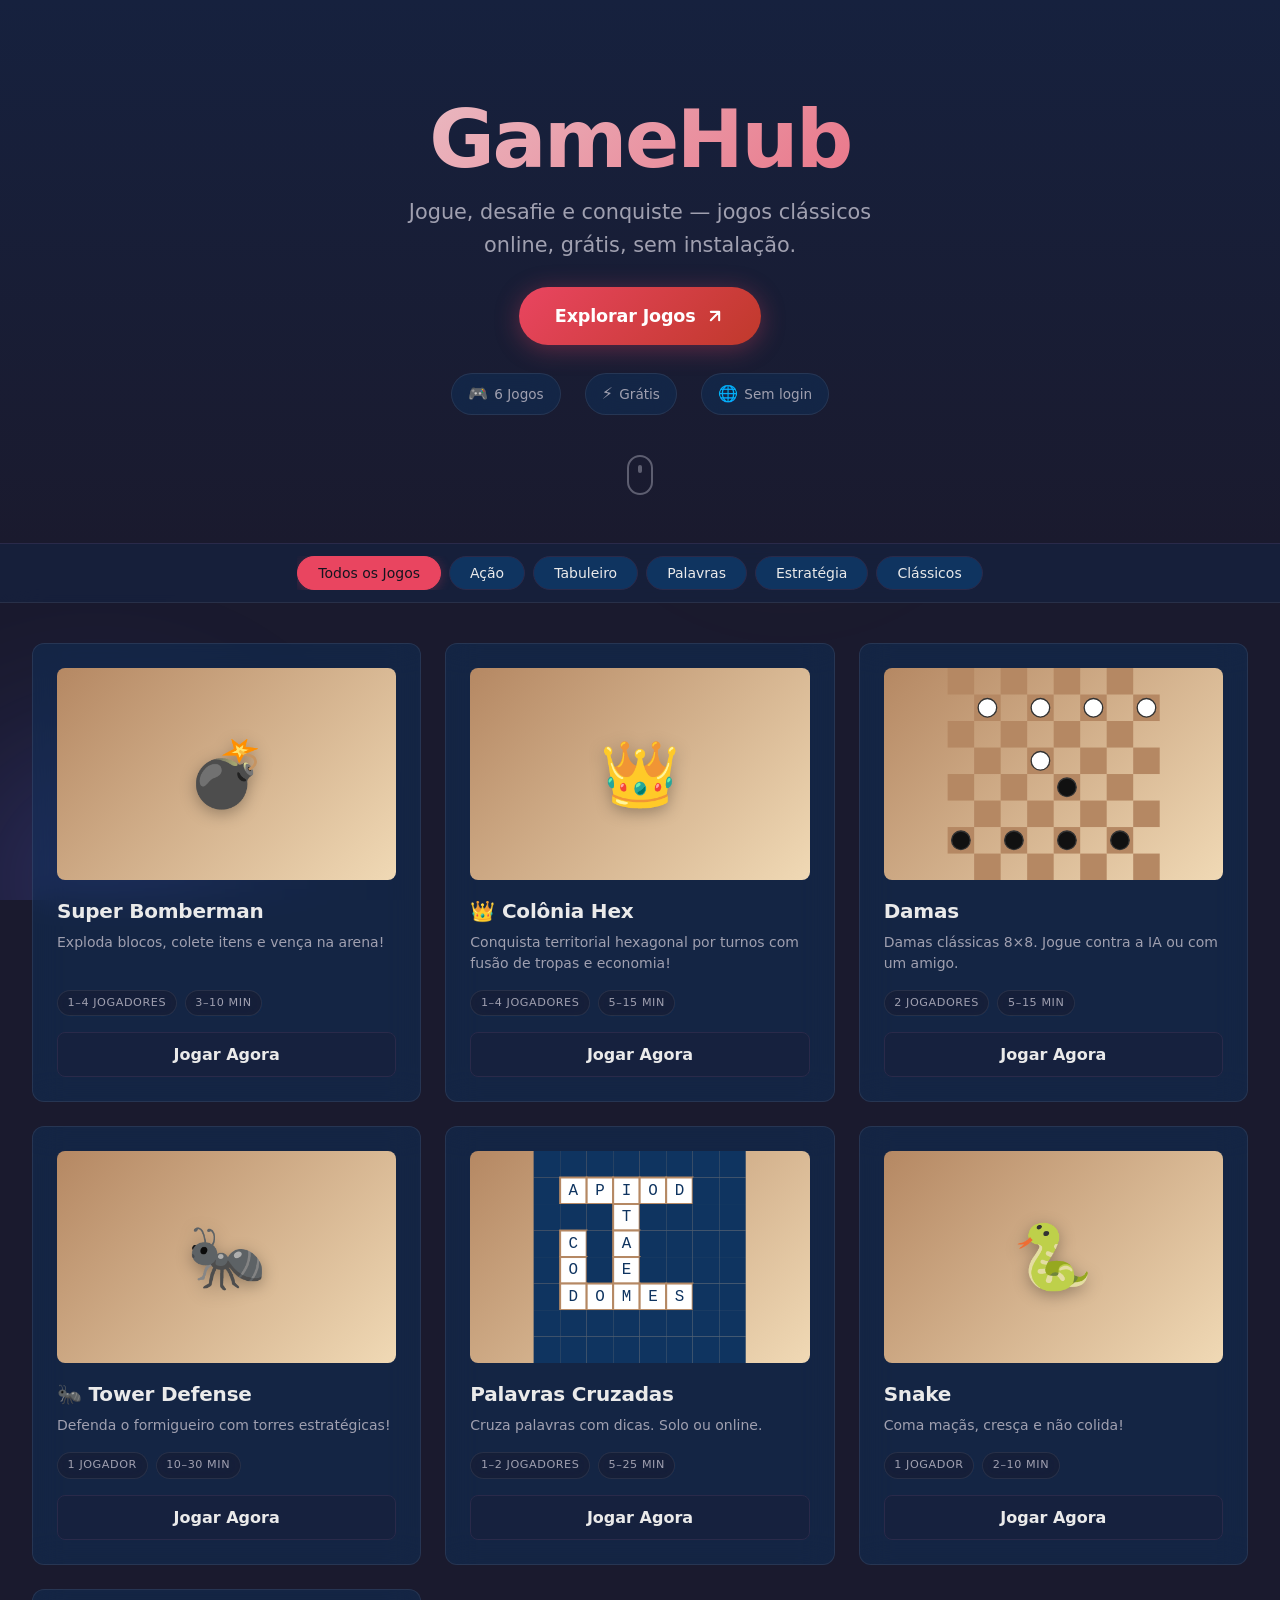
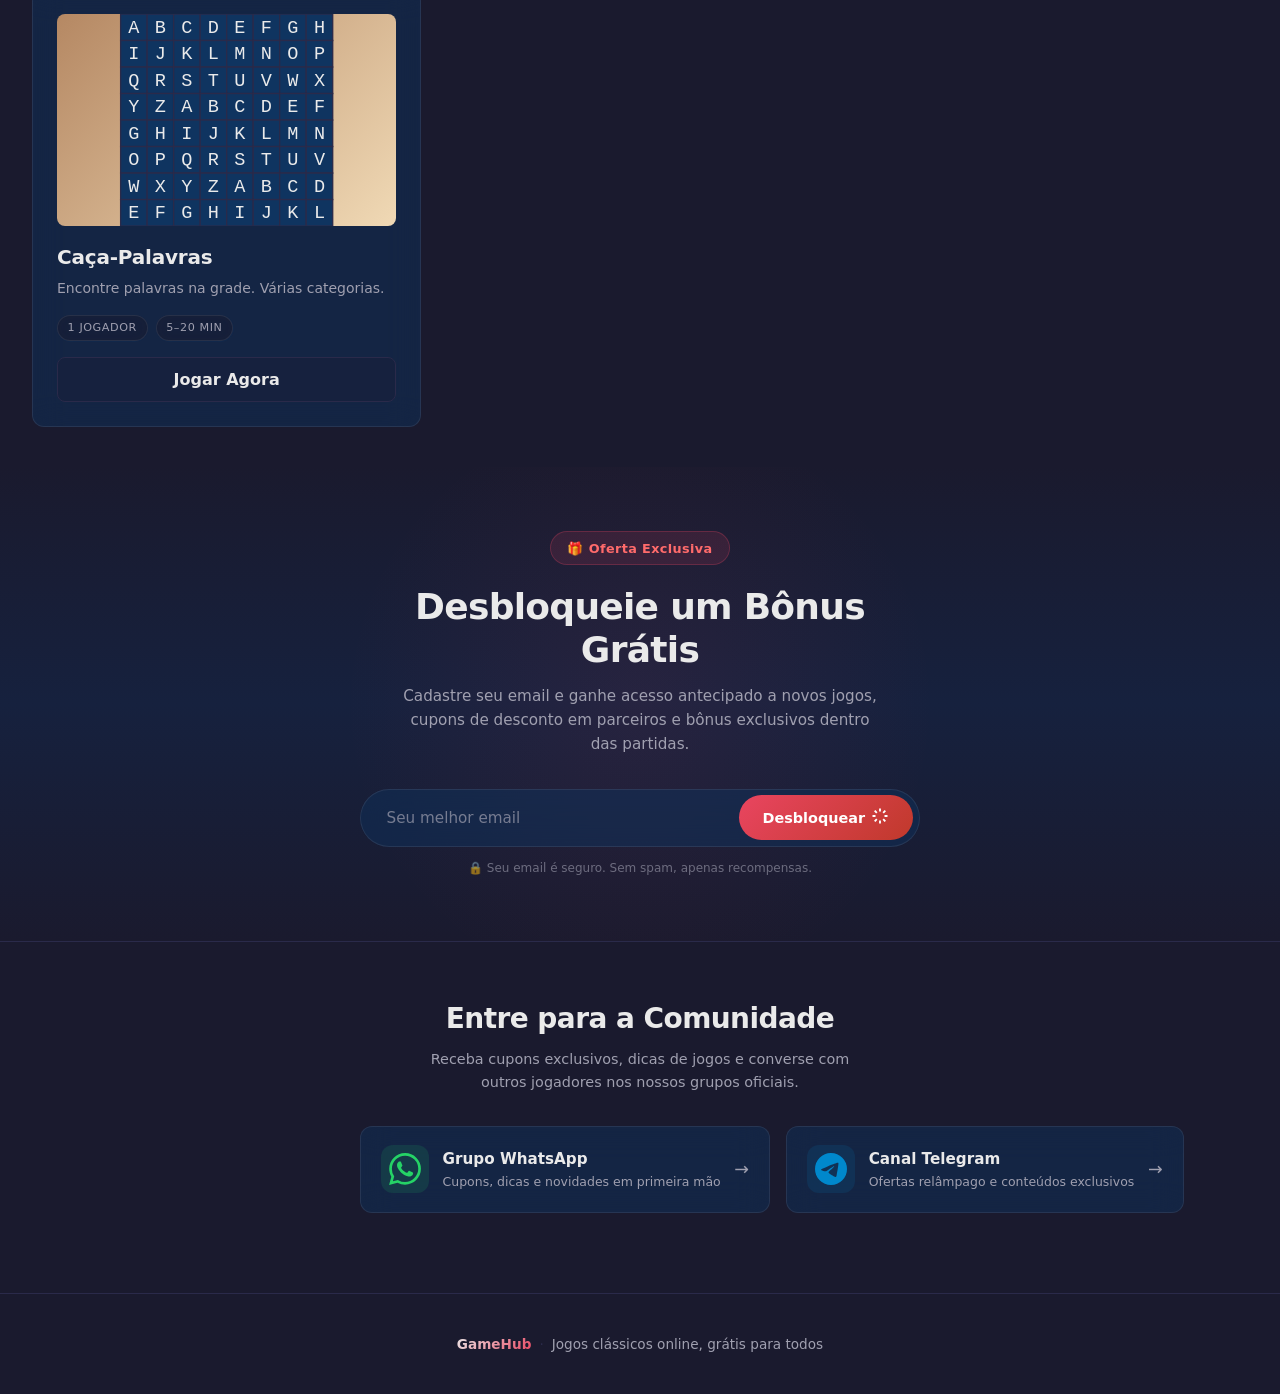
<file: static/index.html>
<!DOCTYPE html>
<html lang="pt-BR">
<head>
  <meta charset="UTF-8" />
  <meta name="viewport" content="width=device-width, initial-scale=1.0" />
  <title>GameHub — Jogue Jogos Clássicos Online</title>
  <link rel="stylesheet" href="/static/styles.css" />
</head>
<body>
  <!-- ===== LANDING PAGE ===== -->
  <section id="landing" class="page active" aria-label="Seleção de jogos">
    <!-- Animated background orbs -->
    <div class="hero-bg" aria-hidden="true">
      <div class="orb orb-1"></div>
      <div class="orb orb-2"></div>
      <div class="orb orb-3"></div>
    </div>

    <header class="hero">
      <div class="hero-content">
        <h1>GameHub</h1>
        <p class="hero-tagline">Jogue, desafie e conquiste — jogos clássicos online, grátis, sem instalação.</p>
        <div class="hero-cta">
          <a href="#game-grid" class="btn-hero-cta" id="hero-cta-btn">
            <span>Explorar Jogos</span>
            <svg width="20" height="20" viewBox="0 0 24 24" fill="none" stroke="currentColor" stroke-width="2.5" stroke-linecap="round" stroke-linejoin="round"><path d="M7 17l9.2-9.2M17 17V7H7"/></svg>
          </a>
        </div>
        <div class="hero-stats">
          <span class="stat"><span class="stat-icon">🎮</span> 6 Jogos</span>
          <span class="stat"><span class="stat-icon">⚡</span> Grátis</span>
          <span class="stat"><span class="stat-icon">🌐</span> Sem login</span>
        </div>
      </div>
      <div class="scroll-indicator" aria-hidden="true">
        <div class="scroll-mouse">
          <div class="scroll-wheel"></div>
        </div>
      </div>
    </header>

    <nav class="category-nav" aria-label="Categorias de jogos">
      <ul class="category-list"></ul>
      <button class="category-toggle" aria-label="Abrir categorias" aria-expanded="false">Categorias</button>
    </nav>

    <main class="game-grid-wrapper">
      <div class="game-grid" id="game-grid" role="list">
        <!-- Loading skeleton -->
        <div class="game-skeleton" aria-hidden="true">
          <div class="skeleton-thumb"></div>
          <div class="skeleton-text"></div>
          <div class="skeleton-text short"></div>
        </div>
        <div class="game-skeleton" aria-hidden="true">
          <div class="skeleton-thumb"></div>
          <div class="skeleton-text"></div>
          <div class="skeleton-text short"></div>
        </div>
        <div class="game-skeleton" aria-hidden="true">
          <div class="skeleton-thumb"></div>
          <div class="skeleton-text"></div>
          <div class="skeleton-text short"></div>
        </div>
      </div>
    </main>

    <!-- ===== BONUS / LEAD CAPTURE ===== -->
    <section class="bonus-section" id="bonus-section" aria-label="Bônus exclusivo">
      <div class="bonus-inner">
        <div class="bonus-badge">🎁 Oferta Exclusiva</div>
        <h2 class="bonus-title">Desbloqueie um Bônus Grátis</h2>
        <p class="bonus-desc">Cadastre seu email e ganhe acesso antecipado a novos jogos, cupons de desconto em parceiros e bônus exclusivos dentro das partidas.</p>
        <form class="bonus-form" id="bonus-form" novalidate data-webhook-url="">
          <div class="bonus-input-group">
            <input
              type="email"
              id="bonus-email"
              class="bonus-input"
              placeholder="Seu melhor email"
              required
              autocomplete="email"
              aria-label="Endereço de email"
            />
            <button type="submit" class="bonus-submit" id="bonus-submit-btn">
              <span class="bonus-submit-text">Desbloquear</span>
              <span class="bonus-submit-loading hidden" aria-hidden="true">
                <svg width="18" height="18" viewBox="0 0 24 24" fill="none" stroke="currentColor" stroke-width="2.5"><path d="M12 2v4M12 18v4M4.93 4.93l2.83 2.83M16.24 16.24l2.83 2.83M2 12h4M18 12h4M4.93 19.07l2.83-2.83M16.24 7.76l2.83-2.83"/></svg>
              </span>
            </button>
          </div>
          <!-- Honeypot: invisible to humans, bots fill it -->
          <div class="bonus-hp" aria-hidden="true" tabindex="-1">
            <input type="text" id="bonus-website" name="website" autocomplete="off" tabindex="-1" />
          </div>
          <div class="bonus-feedback hidden" id="bonus-feedback" role="alert" aria-live="polite"></div>
          <p class="bonus-privacy">🔒 Seu email é seguro. Sem spam, apenas recompensas.</p>
        </form>
      </div>
    </section>

    <!-- ===== COMMUNITY ===== -->
    <section class="community-section" id="community-section" aria-label="Comunidade">
      <div class="community-inner">
        <h2 class="community-title">Entre para a Comunidade</h2>
        <p class="community-desc">Receba cupons exclusivos, dicas de jogos e converse com outros jogadores nos nossos grupos oficiais.</p>
        <div class="community-cards">
          <a href="https://chat.whatsapp.com/SEU_GRUPO_WHATSAPP" target="_blank" rel="noopener noreferrer" class="community-card community-whatsapp" id="community-whatsapp">
            <div class="community-card-icon">
              <svg width="32" height="32" viewBox="0 0 24 24" fill="currentColor"><path d="M17.472 14.382c-.297-.149-1.758-.867-2.03-.967-.273-.099-.471-.148-.67.15-.197.297-.767.966-.94 1.164-.173.199-.347.223-.644.075-.297-.15-1.255-.463-2.39-1.475-.883-.788-1.48-1.761-1.653-2.059-.173-.297-.018-.458.13-.606.134-.133.298-.347.446-.52.149-.174.198-.298.298-.497.099-.198.05-.371-.025-.52-.075-.149-.669-1.612-.916-2.207-.242-.579-.487-.5-.669-.51-.173-.008-.371-.01-.57-.01-.198 0-.52.074-.792.372-.272.297-1.04 1.016-1.04 2.479 0 1.462 1.065 2.875 1.213 3.074.149.198 2.096 3.2 5.077 4.487.709.306 1.262.489 1.694.625.712.227 1.36.195 1.871.118.571-.085 1.758-.719 2.006-1.413.248-.694.248-1.289.173-1.413-.074-.124-.272-.198-.57-.347m-5.421 7.403h-.004a9.87 9.87 0 01-5.031-1.378l-.361-.214-3.741.982.998-3.648-.235-.374a9.86 9.86 0 01-1.51-5.26c.001-5.45 4.436-9.884 9.888-9.884 2.64 0 5.122 1.03 6.988 2.898a9.825 9.825 0 012.893 6.994c-.003 5.45-4.437 9.884-9.885 9.884m8.413-18.297A11.815 11.815 0 0012.05 0C5.495 0 .16 5.335.157 11.892c0 2.096.547 4.142 1.588 5.945L.057 24l6.305-1.654a11.882 11.882 0 005.683 1.448h.005c6.554 0 11.89-5.335 11.893-11.893a11.821 11.821 0 00-3.48-8.413z"/></svg>
            </div>
            <div class="community-card-info">
              <h3>Grupo WhatsApp</h3>
              <p>Cupons, dicas e novidades em primeira mão</p>
            </div>
            <span class="community-card-arrow">→</span>
          </a>
          <a href="https://t.me/SEU_CANAL_TELEGRAM" target="_blank" rel="noopener noreferrer" class="community-card community-telegram" id="community-telegram">
            <div class="community-card-icon">
              <svg width="32" height="32" viewBox="0 0 24 24" fill="currentColor"><path d="M11.944 0A12 12 0 0 0 0 12a12 12 0 0 0 12 12 12 12 0 0 0 12-12A12 12 0 0 0 12 0a12 12 0 0 0-.056 0zm4.962 7.224c.1-.002.321.023.465.14a.506.506 0 0 1 .171.325c.016.093.036.306.02.472-.18 1.898-.962 6.502-1.36 8.627-.168.9-.499 1.201-.82 1.23-.696.065-1.225-.46-1.9-.902-1.056-.693-1.653-1.124-2.678-1.8-1.185-.78-.417-1.21.258-1.91.177-.184 3.247-2.977 3.307-3.23.007-.032.014-.15-.056-.212s-.174-.041-.249-.024c-.106.024-1.793 1.14-5.061 3.345-.48.33-.913.49-1.302.48-.428-.008-1.252-.241-1.865-.44-.752-.245-1.349-.374-1.297-.789.027-.216.325-.437.893-.663 3.498-1.524 5.83-2.529 6.998-3.014 3.332-1.386 4.025-1.627 4.476-1.635z"/></svg>
            </div>
            <div class="community-card-info">
              <h3>Canal Telegram</h3>
              <p>Ofertas relâmpago e conteúdos exclusivos</p>
            </div>
            <span class="community-card-arrow">→</span>
          </a>
        </div>
      </div>
    </section>

    <footer class="landing-footer">
      <div class="footer-inner">
        <span class="footer-brand">GameHub</span>
        <span class="footer-sep">·</span>
        <span>Jogos clássicos online, grátis para todos</span>
      </div>
    </footer>
  </section>

  <!-- ===== GAME DETAIL MODAL ===== -->
  <div id="game-modal" class="modal hidden" role="dialog" aria-modal="true" aria-labelledby="modal-title">
    <div class="modal-backdrop" tabindex="-1"></div>
    <div class="modal-content">
      <button class="modal-close" aria-label="Fechar modal">&times;</button>
      <div class="modal-visual">
        <canvas id="modal-board-preview" width="320" height="320" aria-label="Pré-visualização do tabuleiro de damas"></canvas>
      </div>
      <div class="modal-info">
        <h2 id="modal-title"></h2>
        <p id="modal-desc"></p>
        <dl class="modal-specs" id="modal-specs"></dl>
        <div class="modal-rules" id="modal-rules"></div>
        <button class="btn-primary btn-play-large" id="modal-play-btn">Jogar Agora</button>
      </div>
    </div>
  </div>

  <!-- ===== GAME VIEW ===== -->
  <section id="game-view" class="page hidden" aria-label="Jogo em andamento">
    <div id="play-gate" class="play-gate hidden">
      <div class="play-gate-inner">
        <h2 id="play-gate-title"></h2>
        <button class="btn-primary btn-play-large" id="play-gate-btn">Jogar</button>
      </div>
    </div>
    <header class="game-header">
      <button class="btn-back" id="btn-back-to-landing" aria-label="Voltar para a seleção de jogos">
        <svg width="24" height="24" viewBox="0 0 24 24" fill="none" stroke="currentColor" stroke-width="2"><path d="M19 12H5M12 19l-7-7 7-7"/></svg>
      </button>
      <button class="sidebar-toggle" id="sidebar-toggle" aria-label="Abrir painel do jogo" aria-expanded="false">
        <svg width="24" height="24" viewBox="0 0 24 24" fill="none" stroke="currentColor" stroke-width="2"><line x1="4" y1="12" x2="20" y2="12"/><line x1="4" y1="6" x2="20" y2="6"/><line x1="4" y1="18" x2="20" y2="18"/></svg>
      </button>
      <div class="game-status">
        <span id="turn-indicator" aria-live="polite"></span>
        <span id="timer" class="hidden" aria-live="off">00:00</span>
      </div>
      <div class="game-menu">
        <button id="btn-new-game" class="btn-secondary">Novo Jogo</button>
        <button id="btn-resign" class="btn-danger">Desistir</button>
      </div>
    </header>
    <main class="game-main">
      <aside class="sidebar" id="sidebar" aria-label="Informações do jogo">
        <section class="panel elo-panel" id="elo-panel">
          <h4>🏅 Ranking</h4>
          <div class="elo-rating" id="elo-rating">—</div>
          <div class="elo-record" id="elo-record">V: 0 / D: 0 / E: 0</div>
          <div class="elo-peak" id="elo-peak"></div>
        </section>
        <section class="panel difficulty-select" id="ai-difficulty-panel">
          <h4>Dificuldade da IA</h4>
          <div class="diff-buttons">
            <button class="diff-btn active" data-diff="easy" onclick="window.setCheckersDifficulty('easy')">Fácil</button>
            <button class="diff-btn" data-diff="medium" onclick="window.setCheckersDifficulty('medium')">Médio</button>
            <button class="diff-btn" data-diff="hard" onclick="window.setCheckersDifficulty('hard')">Difícil</button>
          </div>
          <p class="diff-desc" id="ai-diff-desc">Profundidade: 2</p>
        </section>
        <section class="panel captured" id="captured-white">
          <h4>Capturadas (Brancas)</h4>
          <div class="pieces" id="captured-white-pieces"></div>
        </section>
        <section class="panel history" id="move-history">
          <h4>Histórico de Jogadas</h4>
          <ol id="history-list"></ol>
        </section>
        <section class="panel captured" id="captured-black">
          <h4>Capturadas (Pretas)</h4>
          <div class="pieces" id="captured-black-pieces"></div>
        </section>
      </aside>
      <div class="board-wrapper" id="board-wrapper">
        <canvas id="board-canvas" width="640" height="640" aria-label="Tabuleiro do jogo de damas"></canvas>
        <div class="board-overlay" id="board-overlay" aria-hidden="true"></div>
      </div>
    </main>
  </section>

  <!-- ===== GAME OVER OVERLAY ===== -->
  <div class="game-over-overlay hidden" id="game-over-overlay">
    <div class="game-over-content">
      <div class="game-over-title" id="game-over-title"></div>
      <div class="game-over-message" id="game-over-message"></div>
      <div class="elo-summary" id="elo-summary">
        <div class="elo-change" id="elo-change"></div>
        <div class="elo-new-rating" id="elo-new-rating"></div>
        <div class="elo-stats-line" id="elo-stats-line"></div>
      </div>
      <div class="game-over-actions">
        <button class="btn-primary" id="btn-game-over-again">Jogar Novamente</button>
        <button class="btn-secondary" id="btn-game-over-back">Voltar</button>
      </div>
    </div>
  </div>

  <script type="module" src="/static/app.js?v=2"></script>
</body>
</html>
</file>
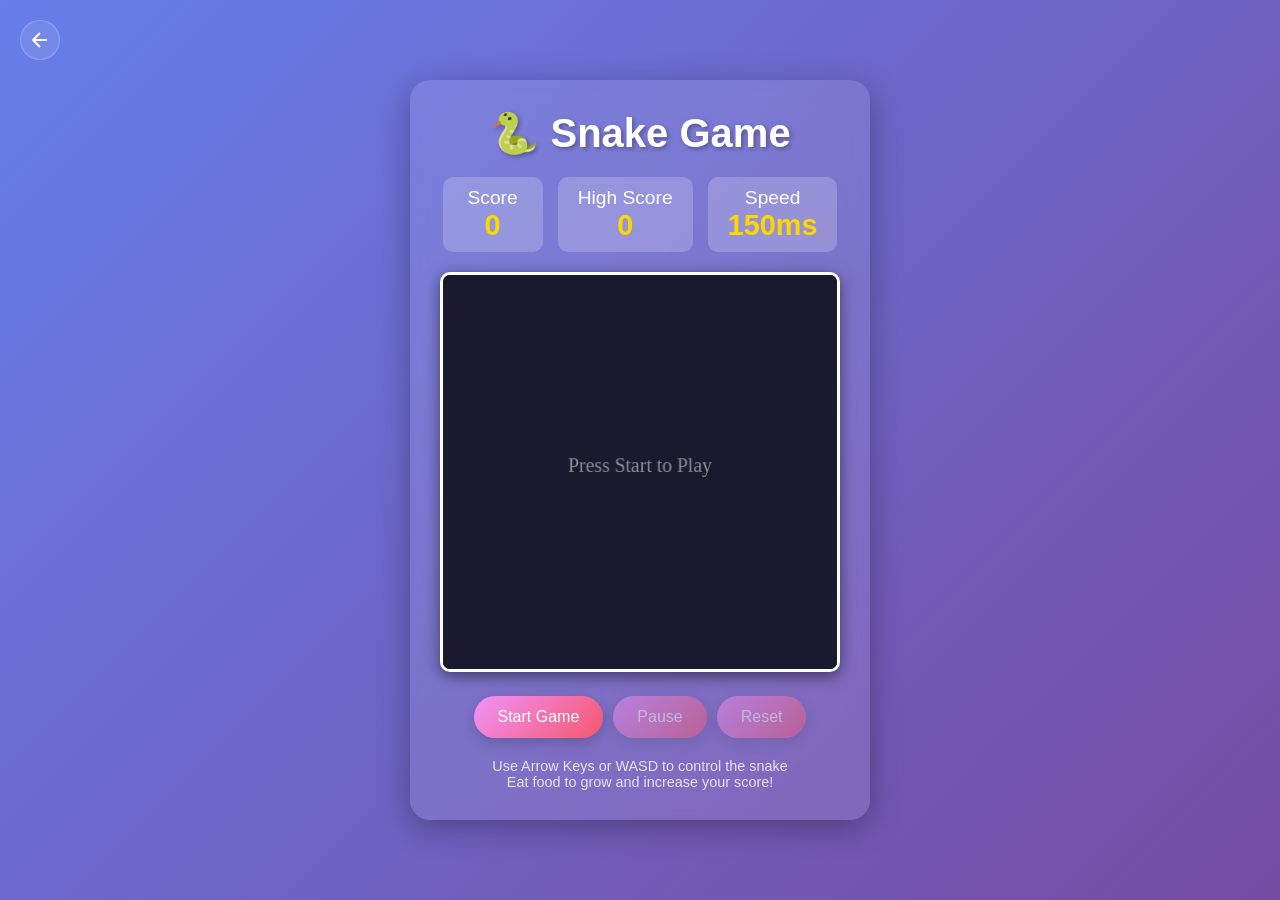
<file: games/snake/index.html>
<!DOCTYPE html>
<html lang="en">
<head>
    <meta charset="UTF-8">
    <meta name="viewport" content="width=device-width, initial-scale=1.0">
    <title>Snake - Checkers Platform</title>
    <style>
        * {
            margin: 0;
            padding: 0;
            box-sizing: border-box;
        }

        body {
            font-family: 'Segoe UI', Tahoma, Geneva, Verdana, sans-serif;
            background: linear-gradient(135deg, #667eea 0%, #764ba2 100%);
            min-height: 100vh;
            display: flex;
            justify-content: center;
            align-items: center;
            color: #fff;
        }

        .game-container {
            text-align: center;
            background: rgba(255, 255, 255, 0.1);
            backdrop-filter: blur(10px);
            border-radius: 20px;
            padding: 30px;
            box-shadow: 0 8px 32px rgba(0, 0, 0, 0.3);
            width: 100%;
            max-width: 460px;
        }

        h1 {
            margin-bottom: 20px;
            font-size: 2.5em;
            text-shadow: 2px 2px 4px rgba(0, 0, 0, 0.3);
        }

        .score-board {
            display: flex;
            justify-content: space-around;
            margin-bottom: 20px;
            font-size: 1.2em;
            flex-wrap: wrap;
            gap: 10px;
        }

        .score-item {
            background: rgba(255, 255, 255, 0.2);
            padding: 10px 20px;
            border-radius: 10px;
            min-width: 100px;
        }

        .score-value {
            font-size: 1.5em;
            font-weight: bold;
            color: #ffd700;
        }

        #gameCanvas {
            border: 3px solid #fff;
            border-radius: 10px;
            background: #1a1a2e;
            box-shadow: 0 4px 15px rgba(0, 0, 0, 0.5);
            max-width: 100%;
            height: auto;
        }

        .controls {
            margin-top: 20px;
            display: flex;
            gap: 10px;
            justify-content: center;
            flex-wrap: wrap;
        }

        button {
            background: linear-gradient(135deg, #f093fb 0%, #f5576c 100%);
            border: none;
            color: white;
            padding: 12px 24px;
            font-size: 1em;
            border-radius: 25px;
            cursor: pointer;
            transition: all 0.3s ease;
            box-shadow: 0 4px 15px rgba(0, 0, 0, 0.2);
        }

        button:hover {
            transform: translateY(-2px);
            box-shadow: 0 6px 20px rgba(0, 0, 0, 0.3);
        }

        button:active {
            transform: translateY(0);
        }

        button:disabled {
            opacity: 0.5;
            cursor: not-allowed;
        }

        .mobile-controls {
            display: none;
            margin-top: 20px;
            grid-template-columns: repeat(3, 60px);
            grid-template-rows: repeat(2, 60px);
            gap: 10px;
            justify-content: center;
        }

        @media (max-width: 768px) {
            .mobile-controls {
                display: grid;
            }
            .game-container {
                padding: 15px;
                margin: 10px;
                width: calc(100% - 20px);
            }
            .score-item {
                min-width: 80px;
                padding: 8px 12px;
                font-size: 0.9em;
            }
        }

        .mobile-btn {
            width: 60px;
            height: 60px;
            border-radius: 50%;
            font-size: 1.5em;
            display: flex;
            align-items: center;
            justify-content: center;
        }

        .up { grid-column: 2; grid-row: 1; }
        .left { grid-column: 1; grid-row: 2; }
        .down { grid-column: 2; grid-row: 2; }
        .right { grid-column: 3; grid-row: 2; }

        .game-over-overlay {
            position: fixed;
            top: 0;
            left: 0;
            width: 100%;
            height: 100%;
            background: rgba(0, 0, 0, 0.8);
            display: none;
            justify-content: center;
            align-items: center;
            z-index: 1000;
        }

        .game-over-content {
            background: linear-gradient(135deg, #667eea 0%, #764ba2 100%);
            padding: 40px;
            border-radius: 20px;
            text-align: center;
            animation: popIn 0.3s ease;
        }

        @keyframes popIn {
            from {
                transform: scale(0.5);
                opacity: 0;
            }
            to {
                transform: scale(1);
                opacity: 1;
            }
        }

        .game-over-title {
            font-size: 3em;
            margin-bottom: 20px;
            color: #ff6b6b;
        }

        .final-score {
            font-size: 2em;
            margin-bottom: 30px;
            color: #ffd700;
        }

        .instructions {
            margin-top: 20px;
            font-size: 0.9em;
            opacity: 0.8;
        }

        .btn-back {
            position: absolute;
            top: 20px;
            left: 20px;
            width: 40px;
            height: 40px;
            border-radius: 50%;
            background: rgba(255, 255, 255, 0.1);
            border: 1px solid rgba(255, 255, 255, 0.2);
            color: #fff;
            display: flex;
            align-items: center;
            justify-content: center;
            transition: all 0.2s ease;
            z-index: 1000;
        }

        .btn-back:hover {
            background: #e94560;
            color: #fff;
            border-color: #e94560;
            transform: scale(1.05);
        }

        .btn-back:focus-visible {
            outline: 2px solid #e94560;
            outline-offset: 2px;
        }
    </style>
</head>
<body>
    <a href="/" class="btn-back" aria-label="Voltar para a seleção de jogos">
        <svg width="24" height="24" viewBox="0 0 24 24" fill="none" stroke="currentColor" stroke-width="2"><path d="M19 12H5M12 19l-7-7 7-7"/></svg>
    </a>
    <div class="game-container">
        <h1>🐍 Snake Game</h1>
        
        <div class="score-board">
            <div class="score-item">
                <div>Score</div>
                <div class="score-value" id="score">0</div>
            </div>
            <div class="score-item">
                <div>High Score</div>
                <div class="score-value" id="highScore">0</div>
            </div>
            <div class="score-item">
                <div>Speed</div>
                <div class="score-value" id="speed">150ms</div>
            </div>
        </div>

        <canvas id="gameCanvas" width="400" height="400"></canvas>

        <div class="controls">
            <button id="startBtn" onclick="startGame()">Start Game</button>
            <button id="pauseBtn" onclick="togglePause()" disabled>Pause</button>
            <button id="resetBtn" onclick="resetGame()" disabled>Reset</button>
        </div>

        <div class="mobile-controls">
            <button class="mobile-btn up" onclick="changeDirection('UP')">⬆️</button>
            <button class="mobile-btn left" onclick="changeDirection('LEFT')">⬅️</button>
            <button class="mobile-btn down" onclick="changeDirection('DOWN')">⬇️</button>
            <button class="mobile-btn right" onclick="changeDirection('RIGHT')">➡️</button>
        </div>

        <div class="instructions">
            <p>Use Arrow Keys or WASD to control the snake</p>
            <p>Eat food to grow and increase your score!</p>
        </div>
    </div>

    <div class="game-over-overlay" id="gameOverOverlay">
        <div class="game-over-content">
            <div class="game-over-title">Game Over!</div>
            <div class="final-score">Score: <span id="finalScore">0</span></div>
            <button onclick="closeGameOver()">Play Again</button>
        </div>
    </div>

    <script>
        const canvas = document.getElementById('gameCanvas');
        const ctx = canvas.getContext('2d');
        
        let gameLoop = null;
        let gameId = null;
        let isPaused = false;
        let gameState = null;
        let highScore = localStorage.getItem('snakeHighScore') || 0;
        
        document.getElementById('highScore').textContent = highScore;

        // Keyboard controls
        document.addEventListener('keydown', (e) => {
            if (!gameState) return;
            
            const keyMap = {
                'ArrowUp': 'UP', 'KeyW': 'UP',
                'ArrowDown': 'DOWN', 'KeyS': 'DOWN',
                'ArrowLeft': 'LEFT', 'KeyA': 'LEFT',
                'ArrowRight': 'RIGHT', 'KeyD': 'RIGHT'
            };
            
            if (keyMap[e.code]) {
                e.preventDefault();
                changeDirection(keyMap[e.code]);
            }
            
            if (e.code === 'Space' && gameState) {
                e.preventDefault();
                togglePause();
            }
        });

        async function startGame() {
            try {
                const response = await fetch('/api/snake/new', { method: 'POST' });
                const data = await response.json();
                
                gameId = data.game_id;
                gameState = data.state;
                
                document.getElementById('startBtn').disabled = true;
                document.getElementById('pauseBtn').disabled = false;
                document.getElementById('resetBtn').disabled = false;
                
                updateDisplay();
                render();
                
                // Start game loop
                gameLoop = setInterval(updateGame, gameState.speed);
            } catch (error) {
                console.error('Error starting game:', error);
                alert('Failed to start game');
            }
        }

        async function updateGame() {
            if (!gameId || isPaused) return;
            
            try {
                const response = await fetch(`/api/snake/${gameId}/update`, { method: 'POST' });
                const data = await response.json();
                
                gameState = data.state;
                updateDisplay();
                render();
                
                if (data.game_over) {
                    endGame();
                }
            } catch (error) {
                console.error('Error updating game:', error);
            }
        }

        async function changeDirection(direction) {
            if (!gameId || !gameState) return;
            
            try {
                await fetch(`/api/snake/${gameId}/direction?direction=${direction}`, { 
                    method: 'POST' 
                });
            } catch (error) {
                console.error('Error changing direction:', error);
            }
        }

        async function togglePause() {
            if (!gameId) return;
            
            try {
                const response = await fetch(`/api/snake/${gameId}/pause`, { method: 'POST' });
                const data = await response.json();
                
                isPaused = data.paused;
                document.getElementById('pauseBtn').textContent = isPaused ? 'Resume' : 'Pause';
                
                if (isPaused) {
                    clearInterval(gameLoop);
                } else {
                    gameLoop = setInterval(updateGame, gameState.speed);
                }
            } catch (error) {
                console.error('Error toggling pause:', error);
            }
        }

        async function resetGame() {
            if (gameLoop) clearInterval(gameLoop);
            
            document.getElementById('startBtn').disabled = false;
            document.getElementById('pauseBtn').disabled = true;
            document.getElementById('resetBtn').disabled = true;
            document.getElementById('pauseBtn').textContent = 'Pause';
            
            if (gameId) {
                await fetch(`/api/snake/${gameId}`, { method: 'DELETE' });
            }
            
            gameId = null;
            gameState = null;
            isPaused = false;
            
            // Clear canvas
            ctx.fillStyle = '#1a1a2e';
            ctx.fillRect(0, 0, canvas.width, canvas.height);
        }

        function updateDisplay() {
            if (!gameState) return;
            
            document.getElementById('score').textContent = gameState.score;
            document.getElementById('speed').textContent = `${gameState.speed}ms`;
            
            if (gameState.score > highScore) {
                highScore = gameState.score;
                localStorage.setItem('snakeHighScore', highScore);
                document.getElementById('highScore').textContent = highScore;
            }
        }

        function render() {
            if (!gameState) return;
            
            const cellSize = canvas.width / gameState.width;
            
            // Clear canvas
            ctx.fillStyle = '#1a1a2e';
            ctx.fillRect(0, 0, canvas.width, canvas.height);
            
            // Draw grid (subtle)
            ctx.strokeStyle = 'rgba(255, 255, 255, 0.05)';
            for (let i = 0; i <= gameState.width; i++) {
                ctx.beginPath();
                ctx.moveTo(i * cellSize, 0);
                ctx.lineTo(i * cellSize, canvas.height);
                ctx.stroke();
            }
            for (let i = 0; i <= gameState.height; i++) {
                ctx.beginPath();
                ctx.moveTo(0, i * cellSize);
                ctx.lineTo(canvas.width, i * cellSize);
                ctx.stroke();
            }
            
            // Draw food
            if (gameState.food) {
                const [fx, fy] = gameState.food;
                const gradient = ctx.createRadialGradient(
                    fx * cellSize + cellSize/2, fy * cellSize + cellSize/2, 0,
                    fx * cellSize + cellSize/2, fy * cellSize + cellSize/2, cellSize/2
                );
                gradient.addColorStop(0, '#ff6b6b');
                gradient.addColorStop(1, '#ee5a6f');
                
                ctx.fillStyle = gradient;
                ctx.beginPath();
                ctx.arc(
                    fx * cellSize + cellSize/2,
                    fy * cellSize + cellSize/2,
                    cellSize/2 - 2,
                    0, Math.PI * 2
                );
                ctx.fill();
                
                // Food glow effect
                ctx.shadowColor = '#ff6b6b';
                ctx.shadowBlur = 10;
                ctx.fill();
                ctx.shadowBlur = 0;
            }
            
            // Draw snake
            gameState.snake.forEach((segment, index) => {
                const [x, y] = segment;
                
                if (index === 0) {
                    // Head
                    const gradient = ctx.createLinearGradient(
                        x * cellSize, y * cellSize,
                        x * cellSize + cellSize, y * cellSize + cellSize
                    );
                    gradient.addColorStop(0, '#4ecdc4');
                    gradient.addColorStop(1, '#44a08d');
                    
                    ctx.fillStyle = gradient;
                    ctx.fillRect(x * cellSize + 1, y * cellSize + 1, cellSize - 2, cellSize - 2);
                    
                    // Eyes
                    ctx.fillStyle = '#fff';
                    const eyeSize = cellSize / 6;
                    ctx.beginPath();
                    ctx.arc(x * cellSize + cellSize/3, y * cellSize + cellSize/3, eyeSize, 0, Math.PI * 2);
                    ctx.arc(x * cellSize + 2*cellSize/3, y * cellSize + cellSize/3, eyeSize, 0, Math.PI * 2);
                    ctx.fill();
                } else {
                    // Body
                    const alpha = 1 - (index / gameState.snake.length) * 0.6;
                    ctx.fillStyle = `rgba(78, 205, 196, ${alpha})`;
                    ctx.fillRect(x * cellSize + 2, y * cellSize + 2, cellSize - 4, cellSize - 4);
                }
            });
        }

        function endGame() {
            if (gameLoop) clearInterval(gameLoop);
            
            document.getElementById('finalScore').textContent = gameState.score;
            document.getElementById('gameOverOverlay').style.display = 'flex';
            
            document.getElementById('startBtn').disabled = false;
            document.getElementById('pauseBtn').disabled = true;
            document.getElementById('resetBtn').disabled = true;
        }

        function closeGameOver() {
            document.getElementById('gameOverOverlay').style.display = 'none';
            resetGame();
        }

        // Initial render
        ctx.fillStyle = '#1a1a2e';
        ctx.fillRect(0, 0, canvas.width, canvas.height);
        ctx.fillStyle = 'rgba(255, 255, 255, 0.5)';
        ctx.font = '20px Segoe UI';
        ctx.textAlign = 'center';
        ctx.fillText('Press Start to Play', canvas.width/2, canvas.height/2);
    </script>
</body>
</html>
</file>
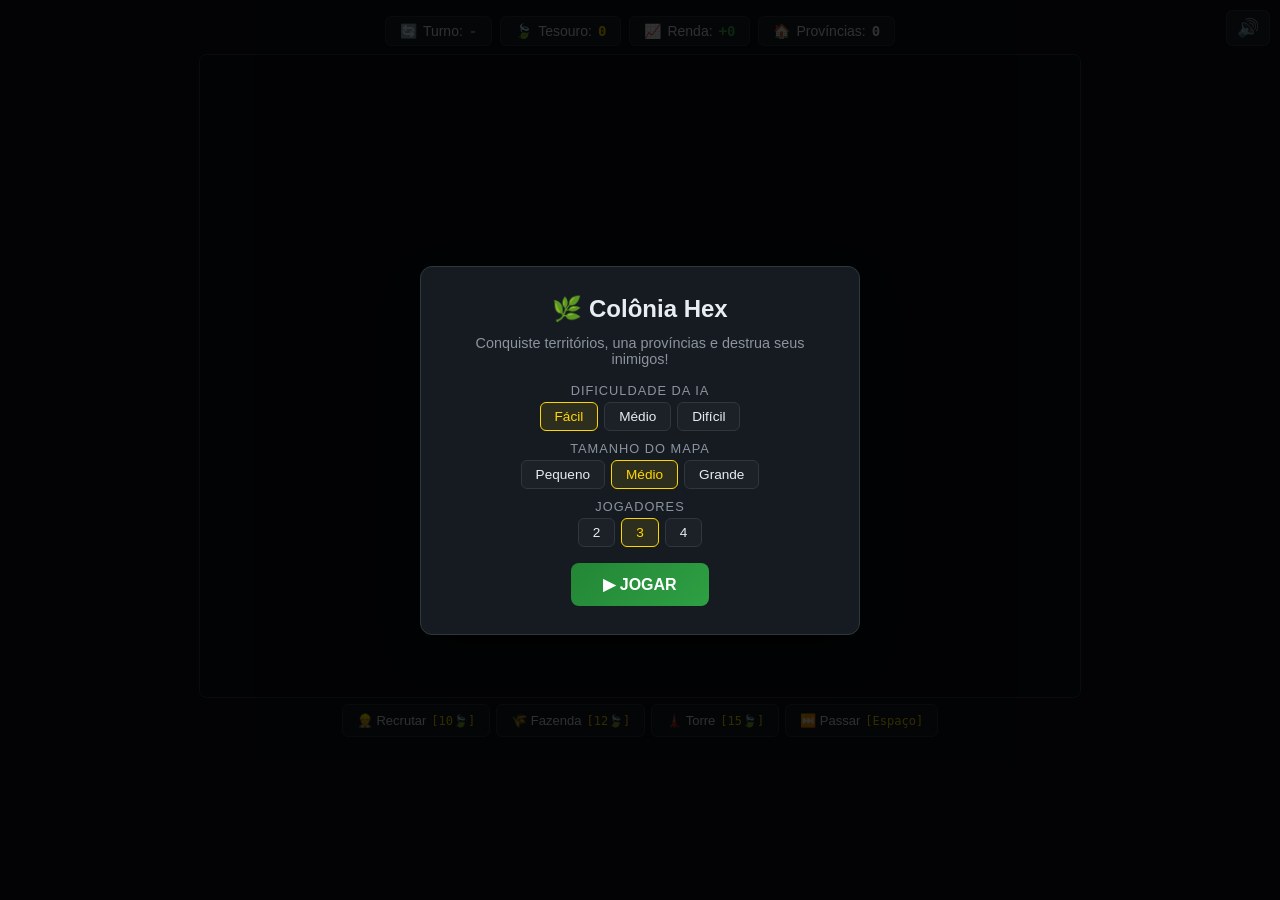
<file: games/colonia_hex/static/index.html>
<!DOCTYPE html>
<html lang="pt-BR">
<head>
<meta charset="UTF-8">
<meta name="viewport" content="width=device-width, initial-scale=1.0, maximum-scale=1.0, user-scalable=no">
<title>Colônia Hex - GameHub</title>
<style>
:root {
  --bg: #0e1117; --surface: #161b22; --card: #1c2128; --border: #30363d;
  --text: #e6edf3; --dim: #8b949e; --gold: #ffd700; --green: #3fb950;
  --red: #f85149; --blue: #58a6ff; --yellow: #d29922; --purple: #bc8cff;
}
* { box-sizing: border-box; margin: 0; padding: 0; }
body { background: var(--bg); color: var(--text); font-family: -apple-system, 'Segoe UI', sans-serif; display: flex; flex-direction: column; align-items: center; min-height: 100vh; overflow-x: hidden; }
.game-wrap { width: 100%; max-width: 1100px; padding: 8px; display: flex; flex-direction: column; align-items: center; }
canvas { background: #0a0e14; border: 1px solid var(--border); border-radius: 8px; cursor: pointer; max-width: 100%; touch-action: none; }
.hud { width: 100%; max-width: 900px; display: flex; gap: 8px; padding: 8px 0; flex-wrap: wrap; justify-content: center; }
.hud-item { background: var(--card); border: 1px solid var(--border); border-radius: 6px; padding: 6px 14px; font-size: 14px; display: flex; align-items: center; gap: 6px; }
.hud-item .val { font-weight: 700; font-family: monospace; }
.hud-item.gold .val { color: var(--gold); }
.hud-item.income .val { color: var(--green); }
.hud-item.turn .val { color: var(--blue); }
.actions { display: flex; gap: 6px; flex-wrap: wrap; justify-content: center; padding: 6px 0; }
.act-btn { background: var(--surface); border: 1px solid var(--border); border-radius: 6px; padding: 8px 14px; color: var(--text); font-size: 13px; cursor: pointer; transition: all .15s; display: flex; align-items: center; gap: 5px; }
.act-btn:hover { border-color: var(--blue); background: rgba(88,166,255,.1); }
.act-btn:disabled { opacity: .35; cursor: not-allowed; }
.act-btn .cost { color: var(--gold); font-family: monospace; font-size: 12px; }
.mute-btn { position: fixed; top: 10px; right: 10px; background: var(--card); border: 1px solid var(--border); border-radius: 6px; padding: 6px 10px; color: var(--text); cursor: pointer; font-size: 18px; z-index: 50; }
/* Modals */
.modal-overlay { position: fixed; inset: 0; background: rgba(0,0,0,.8); display: flex; align-items: center; justify-content: center; z-index: 100; }
.modal-overlay.hidden { display: none; }
.modal { background: var(--surface); border: 1px solid var(--border); border-radius: 12px; padding: 28px; max-width: 440px; width: 92%; text-align: center; box-shadow: 0 16px 48px rgba(0,0,0,.5); }
.modal h2 { font-size: 1.5rem; margin-bottom: 12px; }
.modal p { color: var(--dim); margin-bottom: 16px; font-size: .9rem; }
.modal label { display: block; margin: 10px 0 4px; color: var(--dim); font-size: .8rem; text-transform: uppercase; letter-spacing: 1px; }
.btn-row { display: flex; gap: 6px; flex-wrap: wrap; justify-content: center; }
.opt-btn { background: var(--card); border: 1px solid var(--border); border-radius: 6px; padding: 6px 14px; color: var(--text); font-size: .85rem; cursor: pointer; transition: all .15s; }
.opt-btn.active { border-color: var(--gold); color: var(--gold); background: rgba(255,215,0,.1); }
.opt-btn:hover { border-color: var(--blue); }
.go-btn { background: linear-gradient(135deg, #238636, #2ea043); color: #fff; border: none; padding: 12px 32px; border-radius: 8px; font-size: 1rem; font-weight: 600; cursor: pointer; margin-top: 16px; }
.go-btn:hover { filter: brightness(1.15); }
.province-info { position: fixed; bottom: 10px; left: 50%; transform: translateX(-50%); background: var(--card); border: 1px solid var(--border); border-radius: 8px; padding: 8px 16px; font-size: 13px; z-index: 40; display: none; max-width: 400px; text-align: center; }
.province-info.visible { display: block; }
.hs-list { text-align: left; margin: 12px 0; max-height: 140px; overflow-y: auto; font-family: monospace; font-size: .8rem; }
.hs-row { display: flex; justify-content: space-between; padding: 4px 0; border-bottom: 1px solid var(--border); }
</style>
</head>
<body>
<button class="mute-btn" id="btnMute" title="Mute/Unmute">🔊</button>

<div class="game-wrap">
  <div class="hud">
    <div class="hud-item turn"><span>🔄</span> Turno: <span class="val" id="hudTurn">-</span></div>
    <div class="hud-item gold"><span>🍃</span> Tesouro: <span class="val" id="hudGold">0</span></div>
    <div class="hud-item income"><span>📈</span> Renda: <span class="val" id="hudIncome">+0</span></div>
    <div class="hud-item"><span>🏠</span> Províncias: <span class="val" id="hudProvs">0</span></div>
    <div class="hud-item" id="hudBot" style="display:none"><span>🤖</span> Bot pensando...</div>
  </div>
  <canvas id="hexCanvas" width="880" height="640"></canvas>
  <div class="actions">
    <button class="act-btn" id="btnRecruit">👷 Recrutar <span class="cost">[10🍃]</span></button>
    <button class="act-btn" id="btnFarm">🌾 Fazenda <span class="cost">[12🍃]</span></button>
    <button class="act-btn" id="btnTower">🗼 Torre <span class="cost">[15🍃]</span></button>
    <button class="act-btn" id="btnEndTurn">⏭️ Passar <span class="cost">[Espaço]</span></button>
  </div>
</div>

<div class="province-info" id="provInfo"></div>

<!-- Start Modal -->
<div class="modal-overlay" id="startModal">
  <div class="modal">
    <h2>🌿 Colônia Hex</h2>
    <p>Conquiste territórios, una províncias e destrua seus inimigos!</p>
    <label>Dificuldade da IA</label>
    <div class="btn-row" id="diffRow">
      <button class="opt-btn active" data-val="easy">Fácil</button>
      <button class="opt-btn" data-val="medium">Médio</button>
      <button class="opt-btn" data-val="hard">Difícil</button>
    </div>
    <label>Tamanho do Mapa</label>
    <div class="btn-row" id="sizeRow">
      <button class="opt-btn" data-val="small">Pequeno</button>
      <button class="opt-btn active" data-val="medium">Médio</button>
      <button class="opt-btn" data-val="large">Grande</button>
    </div>
    <label>Jogadores</label>
    <div class="btn-row" id="playersRow">
      <button class="opt-btn" data-val="2">2</button>
      <button class="opt-btn active" data-val="3">3</button>
      <button class="opt-btn" data-val="4">4</button>
    </div>
    <button class="go-btn" id="btnStart">▶ JOGAR</button>
  </div>
</div>

<!-- Victory Modal -->
<div class="modal-overlay hidden" id="victoryModal">
  <div class="modal">
    <h2 id="victoryTitle">🏆 Vitória!</h2>
    <p id="victoryMsg">Você conquistou o mapa!</p>
    <p>Pontuação: <strong id="victoryScore" style="color:var(--gold)">0</strong></p>
    <div class="hs-list" id="hsList"></div>
    <input type="text" id="hsName" placeholder="Seu nome" maxlength="12" style="background:var(--card);border:1px solid var(--border);border-radius:6px;padding:8px;color:var(--text);width:160px;margin:8px 0;">
    <button class="go-btn" id="btnSaveHS" style="font-size:.85rem;padding:8px 20px;">Salvar Score</button>
    <button class="go-btn" id="btnRestart" style="font-size:.85rem;padding:8px 20px;background:var(--surface);border:1px solid var(--border);margin-top:8px;">Jogar Novamente</button>
  </div>
</div>

<script>
"use strict";

/** Escape HTML entities to prevent XSS */
function escapeHTML(str) {
    const d = document.createElement('div');
    d.textContent = str;
    return d.innerHTML;
}

// ═══════════════════════════════════════════════════════════════
//  SOUND SYSTEM — WebAudio Procedural Synthesizer
// ═══════════════════════════════════════════════════════════════
const Sound = {
  ctx: null, master: null, muted: localStorage.getItem('ch_muted') === 'true',
  init() {
    if (this.ctx) return;
    try {
      this.ctx = new (window.AudioContext || window.webkitAudioContext)();
      this.master = this.ctx.createGain();
      this.master.gain.value = this.muted ? 0 : 0.25;
      this.master.connect(this.ctx.destination);
    } catch(e) {}
  },
  _osc(type, freq, dur, vol = 0.2) {
    if (!this.ctx || this.muted) return;
    const t = this.ctx.currentTime;
    const o = this.ctx.createOscillator(), g = this.ctx.createGain();
    o.type = type; o.frequency.value = freq;
    g.gain.setValueAtTime(vol, t); g.gain.exponentialRampToValueAtTime(0.001, t + dur);
    o.connect(g); g.connect(this.master); o.start(t); o.stop(t + dur);
  },
  _sweep(f1, f2, dur, type = 'sine', vol = 0.15) {
    if (!this.ctx || this.muted) return;
    const t = this.ctx.currentTime;
    const o = this.ctx.createOscillator(), g = this.ctx.createGain();
    o.type = type;
    o.frequency.setValueAtTime(f1, t); o.frequency.exponentialRampToValueAtTime(Math.max(f2,20), t+dur);
    g.gain.setValueAtTime(vol, t); g.gain.exponentialRampToValueAtTime(0.001, t+dur);
    o.connect(g); g.connect(this.master); o.start(t); o.stop(t+dur);
  },
  click() { this._osc('sine', 800, 0.06, 0.12); },
  move() { this._sweep(400, 600, 0.1, 'triangle', 0.1); },
  recruit() { this._osc('sine', 523, 0.1); setTimeout(() => this._osc('sine', 659, 0.1), 80); setTimeout(() => this._osc('sine', 784, 0.15), 160); },
  merge() { this._sweep(300, 900, 0.2, 'sine', 0.15); this._osc('triangle', 1200, 0.15, 0.08); },
  conquer() { this._sweep(200, 800, 0.3, 'sawtooth', 0.12); this._osc('sine', 400, 0.4, 0.1); },
  build() { this._osc('triangle', 300, 0.15, 0.1); this._osc('sine', 500, 0.1, 0.08); },
  starve() { this._sweep(500, 100, 0.5, 'sawtooth', 0.15); },
  turnBell() { this._osc('sine', 880, 0.12, 0.15); setTimeout(() => this._osc('sine', 1100, 0.15, 0.15), 100); },
  victory() { [523,659,784,1047].forEach((f,i) => setTimeout(() => this._osc('sine', f, 0.3, 0.15), i*120)); },
  defeat() { this._sweep(400, 80, 0.6, 'sawtooth', 0.15); setTimeout(() => this._sweep(300, 60, 0.5, 'sawtooth', 0.12), 300); },
  toggleMute() {
    this.muted = !this.muted; localStorage.setItem('ch_muted', this.muted);
    if (this.master) this.master.gain.value = this.muted ? 0 : 0.25;
    document.getElementById('btnMute').textContent = this.muted ? '🔇' : '🔊';
  }
};

// ═══════════════════════════════════════════════════════════════
//  CONSTANTS
// ═══════════════════════════════════════════════════════════════
const HEX_SIZE = 38;
const SQRT3 = Math.sqrt(3);
const PLAYER_COLORS = ['#3fb950', '#f85149', '#58a6ff', '#d29922'];
const PLAYER_NAMES = ['Colônia', 'Invasor', 'Azul', 'Amarelo'];
const UNIT_NAMES = ['', 'Operária', 'Soldado', 'Guardião', 'Elite'];
const UNIT_ICONS = ['', '⛏️', '⚔️', '🛡️', '👑'];
const BUILD_ICONS = { castle: '🏰', farm: '🌾', tower: '🗼', strong_tower: '🏰' };
const NEUTRAL_COLOR = '#2d333b';
const TREE_COLOR = '#1a4a2a';

// ═══════════════════════════════════════════════════════════════
//  OFFLINE GAME ENGINE (fallback when no backend)
// ═══════════════════════════════════════════════════════════════
class HexEngine {
  constructor(opts) {
    this.mapSize = opts.mapSize || 'medium';
    this.numPlayers = opts.numPlayers || 2;
    this.difficulty = opts.difficulty || 'easy';
    this.seed = opts.seed || Math.floor(Math.random() * 99999);
    this.currentPlayer = 0;
    this.turnNumber = 0;
    this.winner = null;
    this.grid = new Map();
    this.provinces = [];
    this.selectedCell = null;
    this.actionMode = null; // 'recruit','farm','tower'
    this._generate();
  }

  _hash(q, r) { return `${q},${r}`; }
  _unhash(h) { const [q,r] = h.split(',').map(Number); return {q,r}; }

  neighbors(q, r) {
    return [[1,0],[1,-1],[0,-1],[-1,0],[-1,1],[0,1]].map(([dq,dr])=>[q+dq,r+dr]);
  }

  hexToPixel(q, r) {
    const x = HEX_SIZE * (SQRT3 * q + SQRT3/2 * r);
    const y = HEX_SIZE * (3/2 * r);
    return {x: x + this._offsetX, y: y + this._offsetY};
  }

  pixelToHex(px, py) {
    const x = px - this._offsetX, y = py - this._offsetY;
    const q = (SQRT3/3 * x - 1/3 * y) / HEX_SIZE;
    const r = (2/3 * y) / HEX_SIZE;
    return this._cubeRound(q, -q-r, r);
  }

  _cubeRound(x, y, z) {
    let rx = Math.round(x), ry = Math.round(y), rz = Math.round(z);
    const dx = Math.abs(rx-x), dy = Math.abs(ry-y), dz = Math.abs(rz-z);
    if (dx > dy && dx > dz) rx = -ry-rz;
    else if (dy > dz) ry = -rx-rz;
    else rz = -rx-ry;
    return {q: rx, r: rz};
  }

  _generate() {
    const sizes = { small: 6, medium: 8, large: 10 };
    const radius = sizes[this.mapSize] || 8;
    this._offsetX = 440; this._offsetY = 340;

    // Create hex disk
    for (let q = -radius; q <= radius; q++) {
      for (let r = Math.max(-radius, -q-radius); r <= Math.min(radius, -q+radius); r++) {
        const h = this._hash(q, r);
        this.grid.set(h, { q, r, owner: null, unit: 0, moved: false, building: null, tree: Math.random() < 0.15 });
      }
    }

    // Place players
    const spacing = Math.floor(radius * 1.4);
    const starts = [[-spacing, 0], [spacing, 0], [0, -spacing], [0, spacing]];
    for (let i = 0; i < this.numPlayers; i++) {
      const [sq, sr] = starts[i];
      // Clamp to grid
      const cq = Math.max(-radius, Math.min(radius, sq));
      const cr = Math.max(-radius, Math.min(radius, sr));
      const h = this._hash(cq, cr);
      if (this.grid.has(h)) {
        this.grid.get(h).owner = i;
        this.grid.get(h).building = 'castle';
        this.grid.get(h).tree = false;
        // Give starting territory
        for (const [nq, nr] of this.neighbors(cq, cr)) {
          const nh = this._hash(nq, nr);
          if (this.grid.has(nh) && Math.random() < 0.6) {
            this.grid.get(nh).owner = i;
            this.grid.get(nh).tree = false;
          }
        }
      }
    }

    this._recalcProvinces();
    // Give starting gold
    for (const p of this.provinces) {
      p.gold = 15 + p.cells.length * 2;
    }
  }

  _recalcProvinces() {
    this.provinces = [];
    const visited = new Set();
    for (const [h, cell] of this.grid) {
      if (cell.owner === null || visited.has(h)) continue;
      const prov = { id: `p${this.provinces.length}`, owner: cell.owner, cells: [], gold: 10, castlePos: null };
      const stack = [h];
      while (stack.length) {
        const ch = stack.pop();
        if (visited.has(ch)) continue;
        const cc = this.grid.get(ch);
        if (!cc || cc.owner !== cell.owner) continue;
        visited.add(ch);
        prov.cells.push(ch);
        if (cc.building === 'castle') prov.castlePos = ch;
        for (const [nq, nr] of this.neighbors(cc.q, cc.r)) {
          const nh = this._hash(nq, nr);
          if (!visited.has(nh)) stack.push(nh);
        }
      }
      if (!prov.castlePos && prov.cells.length > 0) prov.castlePos = prov.cells[0];
      this.provinces.push(prov);
    }
    // Calc income
    for (const p of this.provinces) {
      let income = p.cells.length;
      let upkeep = 0;
      for (const ch of p.cells) {
        const c = this.grid.get(ch);
        if (c.unit > 0) upkeep += [0, 2, 6, 18, 54][c.unit];
        if (c.building === 'farm') income += 3;
        if (c.building === 'tower') upkeep += 1;
        if (c.building === 'strong_tower') upkeep += 2;
      }
      p.income = income - upkeep;
    }
  }

  getProvinceFor(q, r) {
    const h = this._hash(q, r);
    return this.provinces.find(p => p.cells.includes(h));
  }

  recruit(q, r) {
    if (this.currentPlayer !== 0) return false;
    const h = this._hash(q, r);
    const cell = this.grid.get(h);
    if (!cell || cell.owner !== 0 || cell.unit > 0) return false;
    const prov = this.getProvinceFor(q, r);
    if (!prov || prov.gold < 10) return false;
    prov.gold -= 10;
    cell.unit = 1;
    cell.tree = false;
    this._recalcProvinces();
    return true;
  }

  build(q, r, type) {
    if (this.currentPlayer !== 0) return false;
    const h = this._hash(q, r);
    const cell = this.grid.get(h);
    if (!cell || cell.owner !== 0 || cell.building) return false;
    const cost = type === 'farm' ? 12 : 15;
    const prov = this.getProvinceFor(q, r);
    if (!prov || prov.gold < cost) return false;
    prov.gold -= cost;
    cell.building = type;
    cell.tree = false;
    this._recalcProvinces();
    return true;
  }

  moveUnit(fq, fr, tq, tr) {
    if (this.currentPlayer !== 0) return false;
    const fh = this._hash(fq, fr), th = this._hash(tq, tr);
    const from = this.grid.get(fh), to = this.grid.get(th);
    if (!from || !to) return false;
    if (from.owner !== 0 || from.unit === 0 || from.moved) return false;

    const dist = Math.max(Math.abs(fq-tq), Math.abs(fr-tr), Math.abs((fq+fr)-(tq+tr)));
    if (dist > 1) return false;

    // Same owner -> fuse or move
    if (to.owner === 0) {
      if (to.unit > 0 && from.unit > 0) {
        const fused = this._fusion(from.unit, to.unit);
        if (fused !== null) {
          to.unit = fused; from.unit = 0; from.moved = true;
          this._recalcProvinces(); return 'merge';
        }
        return false;
      }
      to.unit = from.unit; from.unit = 0; from.moved = true;
      this._recalcProvinces(); return 'move';
    }

    // Enemy or neutral
    const defense = this._getDefense(tq, tr, to.owner);
    if (from.unit > defense || (to.owner === null && from.unit >= 1)) {
      const prevOwner = to.owner;
      to.owner = 0; to.unit = from.unit; from.unit = 0; from.moved = true;
      to.building = null;
      if (to.tree) { to.tree = false; const prov = this.getProvinceFor(tq, tr); if (prov) prov.gold += 3; }
      this._recalcProvinces();
      return prevOwner !== null ? 'conquer' : 'move';
    }
    return false;
  }

  _fusion(a, b) {
    if (a === 4 || b === 4) return null;
    if (a === 3 && b >= 2) return null;
    if (b === 3 && a >= 2) return null;
    return Math.min(4, a + b);
  }

  _getDefense(q, r, owner) {
    let def = 0;
    const cell = this.grid.get(this._hash(q, r));
    if (cell && cell.building === 'tower') def = Math.max(def, 2);
    if (cell && cell.building === 'strong_tower') def = Math.max(def, 3);
    for (const [nq, nr] of this.neighbors(q, r)) {
      const nc = this.grid.get(this._hash(nq, nr));
      if (nc && nc.owner === owner && nc.building === 'tower') def = Math.max(def, 2);
      if (nc && nc.owner === owner && nc.building === 'strong_tower') def = Math.max(def, 3);
    }
    return def;
  }

  endTurn() {
    // Apply income
    for (const p of this.provinces) {
      if (p.owner === this.currentPlayer) {
        p.gold = Math.max(0, p.gold + p.income);
        // Starvation
        if (p.gold === 0 && p.income < 0) {
          for (const ch of p.cells) {
            const c = this.grid.get(ch);
            if (c.unit > 0 && Math.random() < 0.5) {
              c.unit = 0; c.tree = true;
            }
          }
        }
      }
    }
    // Reset moved flags
    for (const [, cell] of this.grid) { cell.moved = false; }

    this._recalcProvinces();
    this.turnNumber++;

    // Check win
    const alive = new Set();
    for (const [, cell] of this.grid) { if (cell.owner !== null) alive.add(cell.owner); }
    if (alive.size === 1) { this.winner = [...alive][0]; return; }

    // Next player
    this.currentPlayer = (this.currentPlayer + 1) % this.numPlayers;

    // Bot turn
    if (this.currentPlayer !== 0) {
      setTimeout(() => this._botTurn(), 600);
    }
  }

  _botTurn() {
    if (this.currentPlayer === 0 || this.winner !== null) return;
    const pi = this.currentPlayer;
    const provs = this.provinces.filter(p => p.owner === pi);
    for (const prov of provs) {
      // Try to recruit
      const emptyCells = prov.cells.filter(h => {
        const c = this.grid.get(h);
        return c.unit === 0 && !c.building;
      });
      if (emptyCells.length > 0 && prov.gold >= 10) {
        const h = emptyCells[Math.floor(Math.random() * emptyCells.length)];
        const c = this.grid.get(h);
        prov.gold -= 10; c.unit = 1; c.tree = false;
      }
      // Try to build farm
      const buildable = prov.cells.filter(h => {
        const c = this.grid.get(h);
        return !c.building && c.unit === 0;
      });
      if (buildable.length > 0 && prov.gold >= 12 && Math.random() < 0.4) {
        const h = buildable[Math.floor(Math.random() * buildable.length)];
        prov.gold -= 12; this.grid.get(h).building = 'farm';
      }
    }
    this._recalcProvinces();
    // Try to move/attack
    for (const prov of provs) {
      for (const ch of [...prov.cells]) {
        const c = this.grid.get(ch);
        if (c.unit > 0 && !c.moved) {
          for (const [nq, nr] of this.neighbors(c.q, c.r)) {
            const nh = this._hash(nq, nr);
            const nc = this.grid.get(nh);
            if (!nc) continue;
            if (nc.owner === pi && nc.unit > 0 && !nc.moved) {
              const fused = this._fusion(c.unit, nc.unit);
              if (fused !== null) { nc.unit = fused; c.unit = 0; c.moved = true; break; }
            }
            if (nc.owner !== pi && c.unit > this._getDefense(nq, nr, nc.owner)) {
              nc.owner = pi; nc.unit = c.unit; c.unit = 0; c.moved = true;
              nc.building = null; nc.tree = false;
              break;
            }
          }
        }
      }
    }
    this._recalcProvinces();
    this.endTurn();
  }

  getScore(pIdx) {
    let score = 0;
    for (const [, cell] of this.grid) {
      if (cell.owner === pIdx) {
        score += 10;
        if (cell.unit > 0) score += cell.unit * 5;
        if (cell.building) score += 15;
      }
    }
    return score;
  }

  serialize() {
    const g = {};
    for (const [h, c] of this.grid) g[h] = { ...c };
    return { grid: g, provinces: this.provinces, currentPlayer: this.currentPlayer, turnNumber: this.turnNumber, winner: this.winner };
  }
}

// ═══════════════════════════════════════════════════════════════
//  RENDERER
// ═══════════════════════════════════════════════════════════════
function drawHex(ctx, cx, cy, size, fill, stroke, lineWidth = 1) {
  ctx.beginPath();
  for (let i = 0; i < 6; i++) {
    const angle = Math.PI / 180 * (60 * i - 30);
    const x = cx + size * Math.cos(angle);
    const y = cy + size * Math.sin(angle);
    i === 0 ? ctx.moveTo(x, y) : ctx.lineTo(x, y);
  }
  ctx.closePath();
  if (fill) { ctx.fillStyle = fill; ctx.fill(); }
  if (stroke) { ctx.strokeStyle = stroke; ctx.lineWidth = lineWidth; ctx.stroke(); }
}

function render(engine, canvas, ctx) {
  ctx.clearRect(0, 0, canvas.width, canvas.height);

  // Draw province borders (thick lines for unified provinces)
  const drawnBorders = new Set();
  for (const prov of engine.provinces) {
    const color = PLAYER_COLORS[prov.owner] || NEUTRAL_COLOR;
    for (const ch of prov.cells) {
      const c = engine.grid.get(ch);
      for (const [nq, nr] of engine.neighbors(c.q, c.r)) {
        const nh = engine._hash(nq, nr);
        const nc = engine.grid.get(nh);
        const borderKey = [ch, nh].sort().join('|');
        if (!nc || nc.owner !== prov.owner) {
          if (!drawnBorders.has(borderKey)) {
            drawnBorders.add(borderKey);
            const p1 = engine.hexToPixel(c.q, c.r);
            const p2 = engine.hexToPixel(nq, nr);
            ctx.beginPath();
            ctx.strokeStyle = color;
            ctx.lineWidth = 3;
            ctx.globalAlpha = 0.5;
            // Draw shared edge
            const mx = (p1.x + p2.x) / 2, my = (p1.y + p2.y) / 2;
            const dx = p2.x - p1.x, dy = p2.y - p1.y;
            const len = Math.sqrt(dx*dx + dy*dy);
            const nx = -dy/len * HEX_SIZE * 0.5, ny = dx/len * HEX_SIZE * 0.5;
            ctx.moveTo(mx - nx, my - ny); ctx.lineTo(mx + nx, my + ny);
            ctx.stroke();
            ctx.globalAlpha = 1;
          }
        }
      }
    }
  }

  // Draw cells
  for (const [h, cell] of engine.grid) {
    const {x: cx, y: cy} = engine.hexToPixel(cell.q, cell.r);
    let fill;
    if (cell.owner !== null) {
      fill = PLAYER_COLORS[cell.owner];
      // Selected cell highlight
      if (engine.selectedCell === h) {
        drawHex(ctx, cx, cy, HEX_SIZE - 2, fill, '#fff', 3);
        drawHex(ctx, cx, cy, HEX_SIZE + 2, null, '#ffd700', 2);
      } else {
        drawHex(ctx, cx, cy, HEX_SIZE - 2, fill, PLAYER_COLORS[cell.owner], 1);
      }
    } else {
      fill = cell.tree ? TREE_COLOR : NEUTRAL_COLOR;
      drawHex(ctx, cx, cy, HEX_SIZE - 2, fill, '#3d444d', 1);
    }

    // Tree
    if (cell.tree && cell.owner === null) {
      ctx.font = '16px sans-serif'; ctx.textAlign = 'center'; ctx.textBaseline = 'middle';
      ctx.fillText('🌲', cx, cy);
    }

    // Building
    if (cell.building) {
      ctx.font = '18px sans-serif'; ctx.textAlign = 'center'; ctx.textBaseline = 'middle';
      ctx.fillText(BUILD_ICONS[cell.building] || '🏠', cx, cy - 8);
    }

    // Unit
    if (cell.unit > 0) {
      const bounce = Math.sin(Date.now() / 400 + cell.q * 3 + cell.r * 7) * 2;
      ctx.font = 'bold 14px monospace'; ctx.textAlign = 'center'; ctx.textBaseline = 'middle';
      ctx.fillStyle = '#fff';
      ctx.fillText(UNIT_ICONS[cell.unit], cx, cy + 8 + bounce);
      // Level badge
      ctx.fillStyle = 'rgba(0,0,0,0.6)';
      ctx.beginPath(); ctx.arc(cx + 12, cy - 10, 7, 0, Math.PI * 2); ctx.fill();
      ctx.fillStyle = '#fff'; ctx.font = 'bold 9px monospace';
      ctx.fillText(`N${cell.unit}`, cx + 12, cy - 10);
      // Moved indicator
      if (cell.moved) {
        ctx.globalAlpha = 0.4;
        drawHex(ctx, cx, cy, HEX_SIZE - 2, 'rgba(0,0,0,0.3)', null);
        ctx.globalAlpha = 1;
      }
    }
  }

  // Action mode cursor
  if (engine.actionMode) {
    document.getElementById('hexCanvas').style.cursor = 'crosshair';
  } else {
    document.getElementById('hexCanvas').style.cursor = 'pointer';
  }
}

// ═══════════════════════════════════════════════════════════════
//  API COMMUNICATION (with offline fallback)
// ═══════════════════════════════════════════════════════════════
const API = {
  base: '/colonia-hex/api',
  async post(path, body) {
    try {
      const r = await fetch(this.base + path, { method: 'POST', headers: {'Content-Type':'application/json'}, body: JSON.stringify(body) });
      if (r.ok) return await r.json();
    } catch(e) {}
    return null;
  },
  async get(path) {
    try {
      const r = await fetch(this.base + path);
      if (r.ok) return await r.json();
    } catch(e) {}
    return null;
  },
  async newGame(opts) { return await this.post('/new', opts) || { offline: true }; },
  async getState(id) { return id ? await this.get(`/state/${id}`) : null; },
  async action(id, act) { return id ? await this.post('/action', { game_id: id, ...act }) : null; },
  async getHS(diff) { return await this.get(`/highscores?difficulty=${diff}`) || []; },
  async postHS(data) { return await this.post('/highscores', data); },
};

// ═══════════════════════════════════════════════════════════════
//  MAIN APP
// ═══════════════════════════════════════════════════════════════
const canvas = document.getElementById('hexCanvas');
const ctx = canvas.getContext('2d');
let engine = null;
let gameId = null;
let settings = { difficulty: 'easy', mapSize: 'medium', numPlayers: 3 };

// Modal bindings
document.querySelectorAll('.btn-row').forEach(row => {
  row.querySelectorAll('.opt-btn').forEach(btn => {
    btn.addEventListener('click', () => {
      row.querySelectorAll('.opt-btn').forEach(b => b.classList.remove('active'));
      btn.classList.add('active');
      const key = row.id === 'diffRow' ? 'difficulty' : row.id === 'sizeRow' ? 'mapSize' : 'numPlayers';
      settings[key] = row.id === 'playersRow' ? parseInt(btn.dataset.val) : btn.dataset.val;
    });
  });
});

document.getElementById('btnMute').addEventListener('click', () => { Sound.init(); Sound.toggleMute(); });

document.getElementById('btnStart').addEventListener('click', startGame);
document.getElementById('btnRestart').addEventListener('click', () => { document.getElementById('victoryModal').classList.add('hidden'); document.getElementById('startModal').classList.remove('hidden'); });
document.getElementById('btnSaveHS').addEventListener('click', saveHighscore);

// Action buttons
document.getElementById('btnRecruit').addEventListener('click', () => { Sound.init(); if (engine) { engine.actionMode = engine.actionMode === 'recruit' ? null : 'recruit'; updateActions(); }});
document.getElementById('btnFarm').addEventListener('click', () => { Sound.init(); if (engine) { engine.actionMode = engine.actionMode === 'farm' ? null : 'farm'; updateActions(); }});
document.getElementById('btnTower').addEventListener('click', () => { Sound.init(); if (engine) { engine.actionMode = engine.actionMode === 'tower' ? null : 'tower'; updateActions(); }});
document.getElementById('btnEndTurn').addEventListener('click', () => { Sound.init(); if (engine && engine.currentPlayer === 0 && !engine.winner) { engine.endTurn(); Sound.turnBell(); updateHUD(); }});

// Keyboard
window.addEventListener('keydown', e => {
  if (e.target.tagName === 'INPUT') return;
  Sound.init();
  if (e.code === 'Space') { e.preventDefault(); document.getElementById('btnEndTurn').click(); }
  if (e.code === 'KeyR') document.getElementById('btnRecruit').click();
  if (e.code === 'KeyF') document.getElementById('btnFarm').click();
  if (e.code === 'KeyT') document.getElementById('btnTower').click();
  if (e.code === 'Escape') { if (engine) engine.actionMode = null; updateActions(); }
});

// Canvas click
canvas.addEventListener('click', e => {
  Sound.init();
  if (!engine || engine.winner) return;
  const rect = canvas.getBoundingClientRect();
  const scaleX = canvas.width / rect.width, scaleY = canvas.height / rect.height;
  const px = (e.clientX - rect.left) * scaleX;
  const py = (e.clientY - rect.top) * scaleY;
  const hex = engine.pixelToHex(px, py);
  const h = engine._hash(hex.q, hex.r);
  if (!engine.grid.has(h)) return;

  if (engine.actionMode === 'recruit') {
    if (engine.recruit(hex.q, hex.r)) { Sound.recruit(); engine.actionMode = null; }
  } else if (engine.actionMode === 'farm') {
    if (engine.build(hex.q, hex.r, 'farm')) { Sound.build(); engine.actionMode = null; }
  } else if (engine.actionMode === 'tower') {
    if (engine.build(hex.q, hex.r, 'tower')) { Sound.build(); engine.actionMode = null; }
  } else {
    // Selection / move
    const cell = engine.grid.get(h);
    if (engine.selectedCell) {
      const sc = engine._unhash(engine.selectedCell);
      if (sc.q === hex.q && sc.r === hex.r) { engine.selectedCell = null; }
      else {
        const result = engine.moveUnit(sc.q, sc.r, hex.q, hex.r);
        if (result === 'merge') Sound.merge();
        else if (result === 'conquer') Sound.conquer();
        else if (result === 'move') Sound.move();
        else Sound.click();
        engine.selectedCell = null;
      }
    } else if (cell.owner === 0 && cell.unit > 0 && !cell.moved) {
      engine.selectedCell = h; Sound.click();
    } else {
      engine.selectedCell = h; Sound.click();
    }
  }
  updateHUD(); updateProvInfo(hex.q, hex.r);
});

// Touch support
canvas.addEventListener('touchstart', e => {
  e.preventDefault();
  const touch = e.touches[0];
  const mouseEvent = new MouseEvent('click', { clientX: touch.clientX, clientY: touch.clientY });
  canvas.dispatchEvent(mouseEvent);
}, { passive: false });

async function startGame() {
  Sound.init();
  document.getElementById('startModal').classList.add('hidden');
  engine = new HexEngine(settings);

  // Try to create game on server
  const resp = await API.newGame(settings);
  if (resp && resp.game_id) {
    gameId = resp.game_id;
    // Try to get server state
    const state = await API.getState(gameId);
    if (state && state.grid) {
      // Sync with server state (simplified)
    }
  }

  render(engine, canvas, ctx);
  updateHUD();
  gameLoop();
}

function gameLoop() {
  if (!engine) return;
  render(engine, canvas, ctx);
  if (engine.winner !== null && !document.getElementById('victoryModal').classList.contains('visible')) {
    showVictory();
  }
  requestAnimationFrame(gameLoop);
}

function updateHUD() {
  if (!engine) return;
  const p = engine.provinces.find(p => p.owner === engine.currentPlayer);
  document.getElementById('hudTurn').textContent = `${engine.turnNumber + 1} (P${engine.currentPlayer + 1})`;
  document.getElementById('hudGold').textContent = p ? p.gold : 0;
  document.getElementById('hudIncome').textContent = (p ? p.income : 0) >= 0 ? `+${p.income}` : p.income;
  document.getElementById('hudIncome').style.color = (p && p.income >= 0) ? 'var(--green)' : 'var(--red)';
  const myProvs = engine.provinces.filter(p => p.owner === 0).length;
  document.getElementById('hudProvs').textContent = myProvs;
  document.getElementById('hudBot').style.display = engine.currentPlayer !== 0 ? 'flex' : 'none';
  updateActions();
}

function updateActions() {
  if (!engine) return;
  const isMyTurn = engine.currentPlayer === 0 && !engine.winner;
  const p = engine.provinces.find(p => p.owner === 0);
  const gold = p ? p.gold : 0;
  document.getElementById('btnRecruit').disabled = !isMyTurn || gold < 10;
  document.getElementById('btnFarm').disabled = !isMyTurn || gold < 12;
  document.getElementById('btnTower').disabled = !isMyTurn || gold < 15;
  document.getElementById('btnEndTurn').disabled = !isMyTurn;
  // Highlight active mode
  ['btnRecruit', 'btnFarm', 'btnTower'].forEach(id => {
    document.getElementById(id).style.borderColor = '';
    document.getElementById(id).style.background = '';
  });
  if (engine.actionMode === 'recruit') { document.getElementById('btnRecruit').style.borderColor = 'var(--gold)'; document.getElementById('btnRecruit').style.background = 'rgba(255,215,0,.1)'; }
  if (engine.actionMode === 'farm') { document.getElementById('btnFarm').style.borderColor = 'var(--gold)'; document.getElementById('btnFarm').style.background = 'rgba(255,215,0,.1)'; }
  if (engine.actionMode === 'tower') { document.getElementById('btnTower').style.borderColor = 'var(--gold)'; document.getElementById('btnTower').style.background = 'rgba(255,215,0,.1)'; }
}

function updateProvInfo(q, r) {
  if (!engine) return;
  const h = engine._hash(q, r);
  const cell = engine.grid.get(h);
  const el = document.getElementById('provInfo');
  if (!cell) { el.classList.remove('visible'); return; }
  const prov = engine.getProvinceFor(q, r);
  let html = '';
  if (cell.owner !== null) {
    html = `<span style="color:${PLAYER_COLORS[cell.owner]}">${PLAYER_NAMES[cell.owner]}</span>`;
    if (prov) html += ` | 🍃${prov.gold} | 📈${prov.income >= 0 ? '+' : ''}${prov.income}`;
  } else {
    html = cell.tree ? '🌲 Neutro (árvore +3🍃)' : 'Neutro';
  }
  if (cell.unit > 0) html += ` | ${UNIT_ICONS[cell.unit]} ${UNIT_NAMES[cell.unit]}`;
  if (cell.building) html += ` | ${BUILD_ICONS[cell.building]} ${cell.building}`;
  el.innerHTML = html;
  el.classList.add('visible');
  setTimeout(() => el.classList.remove('visible'), 3000);
}

function showVictory() {
  const w = engine.winner;
  const isWin = w === 0;
  document.getElementById('victoryTitle').textContent = isWin ? '🏆 Vitória!' : '💀 Derrota';
  document.getElementById('victoryMsg').textContent = isWin ? 'Você conquistou o mapa!' : `${PLAYER_NAMES[w]} venceu!`;
  document.getElementById('victoryScore').textContent = engine.getScore(0);
  if (isWin) Sound.victory(); else Sound.defeat();
  document.getElementById('victoryModal').classList.remove('hidden');
  document.getElementById('victoryModal').classList.add('visible');
  loadHighscores();
}

async function loadHighscores() {
  const list = await API.getHS(settings.difficulty);
  const el = document.getElementById('hsList');
  if (!list || list.length === 0) { el.innerHTML = '<div style="color:var(--dim)">Nenhum highscore ainda</div>'; return; }
  el.innerHTML = list.slice(0, 10).map((s, i) => `<div class="hs-row"><span>#${i+1} ${escapeHTML(s.name)}</span><span style="color:var(--gold)">${s.score} pts</span></div>`).join('');
}

async function saveHighscore() {
  const name = document.getElementById('hsName').value.trim() || 'JOGADOR';
  await API.postHS({ name, score: engine.getScore(0), difficulty: settings.difficulty, turns: engine.turnNumber });
  loadHighscores();
  document.getElementById('btnSaveHS').textContent = '✓ Salvo!';
  setTimeout(() => { document.getElementById('btnSaveHS').textContent = 'Salvar Score'; }, 2000);
}

// Resize canvas
function resizeCanvas() {
  const w = Math.min(880, window.innerWidth - 20);
  canvas.width = w; canvas.height = Math.round(w * 0.73);
  if (engine) { engine._offsetX = w / 2; engine._offsetY = canvas.height / 2; }
}
window.addEventListener('resize', resizeCanvas);
resizeCanvas();
</script>
</body>
</html>
</file>
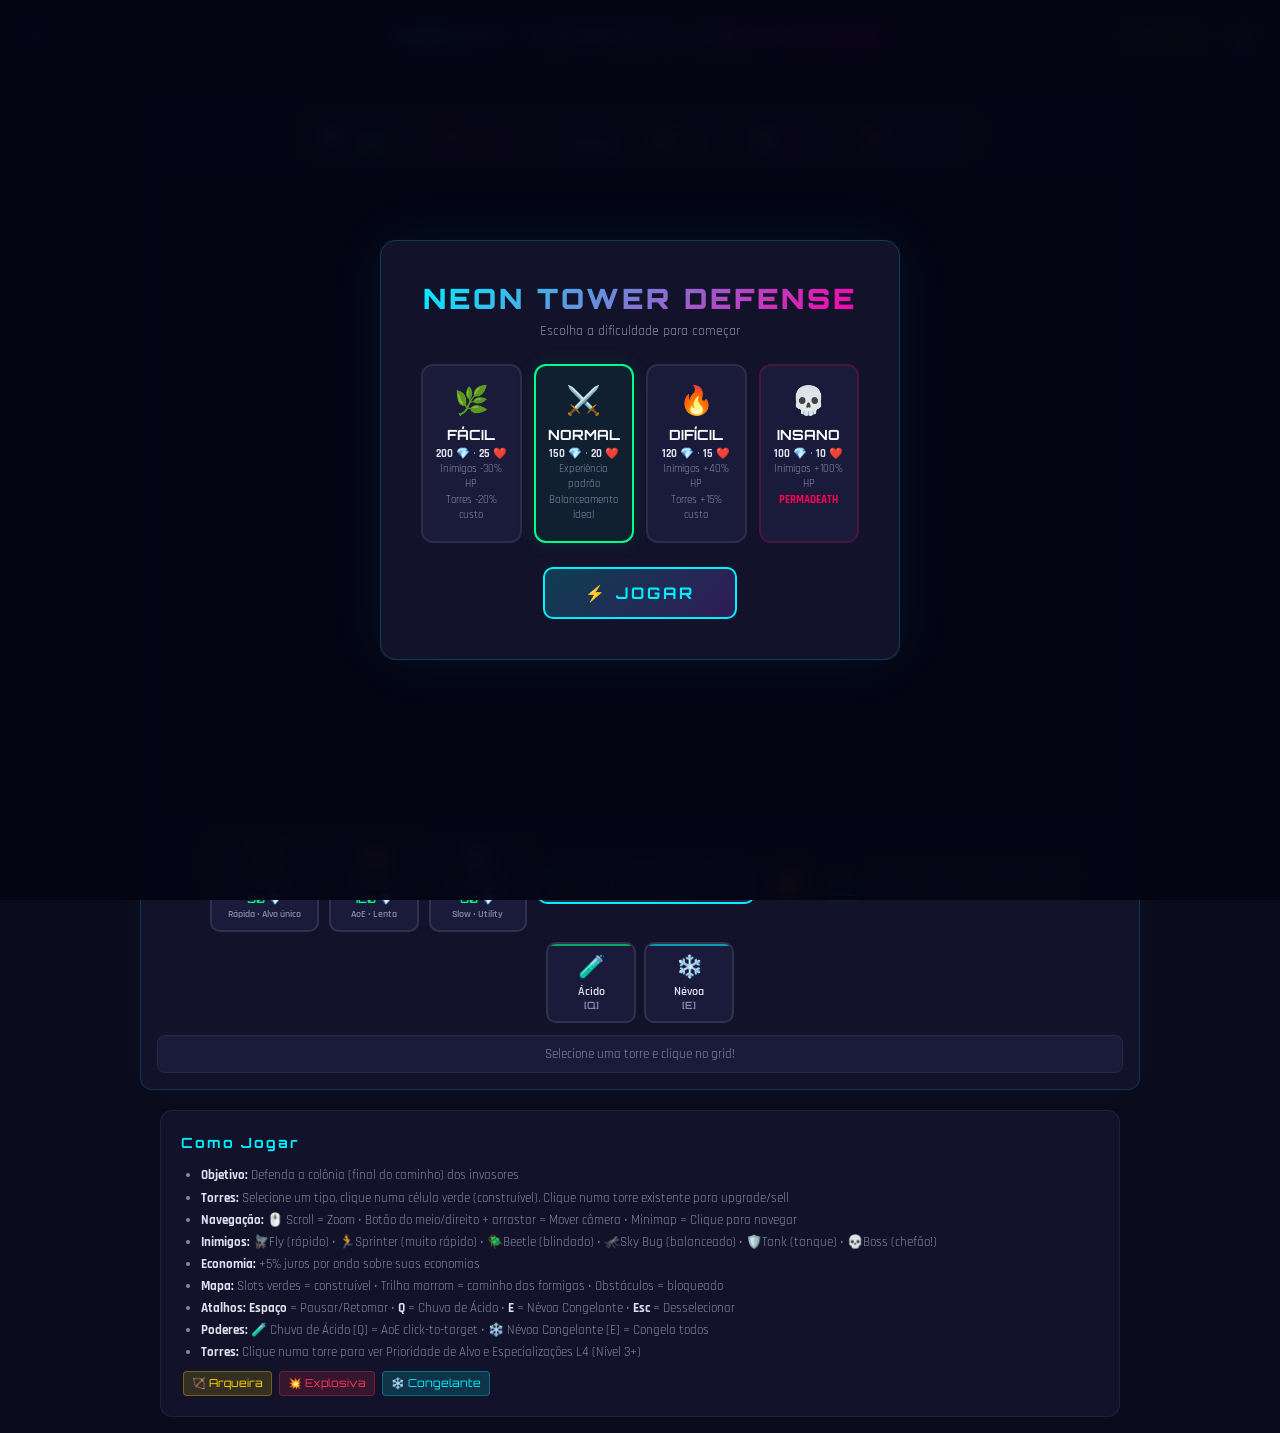
<file: games/tower_defense/static/index.html>
<!DOCTYPE html>
<html lang="pt-BR">
<head>
    <meta charset="UTF-8">
    <meta name="viewport" content="width=device-width, initial-scale=1.0">
    <title>Neon Tower Defense</title>
    <link href="https://fonts.googleapis.com/css2?family=Orbitron:wght@400;700;900&family=Rajdhani:wght@400;500;600;700&display=swap" rel="stylesheet">
    <style>
        * { margin: 0; padding: 0; box-sizing: border-box; }
        :root {
            --bg-dark: #0a0a1a; --bg-card: #12122a; --bg-surface: #1a1a3a;
            --neon-cyan: #00f0ff; --neon-magenta: #ff00aa; --neon-lime: #00ff88;
            --neon-gold: #ffd700; --neon-red: #ff3355; --neon-purple: #aa44ff;
            --text: #e0e0f0; --text-dim: #8888aa;
        }
        body {
            font-family: 'Rajdhani', sans-serif; background: var(--bg-dark);
            min-height: 100vh; display: flex; flex-direction: column; align-items: center;
            padding: 16px; color: var(--text); overflow-x: hidden;
        }
        body::before {
            content: ''; position: fixed; top: 0; left: 0; right: 0; bottom: 0;
            background: linear-gradient(rgba(0,240,255,0.03) 1px, transparent 1px),
                        linear-gradient(90deg, rgba(0,240,255,0.03) 1px, transparent 1px);
            background-size: 40px 40px; pointer-events: none; z-index: 0;
        }
        .btn-back {
            position: fixed; top: 16px; left: 16px; width: 42px; height: 42px;
            border-radius: 8px; background: var(--bg-card);
            border: 1px solid rgba(0,240,255,0.3); color: var(--neon-cyan);
            display: flex; align-items: center; justify-content: center;
            text-decoration: none; transition: all 0.2s; z-index: 100;
        }
        .btn-back:hover { background: rgba(0,240,255,0.15); box-shadow: 0 0 15px rgba(0,240,255,0.3); }
        h1 {
            font-family: 'Orbitron', monospace; font-size: clamp(20px, 4vw, 32px);
            font-weight: 900; letter-spacing: 3px; text-transform: uppercase;
            background: linear-gradient(135deg, var(--neon-cyan), var(--neon-magenta));
            -webkit-background-clip: text; -webkit-text-fill-color: transparent;
            background-clip: text; margin-bottom: 4px; position: relative; z-index: 1;
        }
        .subtitle { font-size: 14px; color: var(--text-dim); letter-spacing: 2px; text-transform: uppercase; margin-bottom: 16px; position: relative; z-index: 1; }
        .game-container {
            background: var(--bg-card); border: 1px solid rgba(0,240,255,0.15);
            border-radius: 12px; padding: 16px; width: 100%; max-width: 1000px;
            position: relative; z-index: 1;
            box-shadow: 0 0 40px rgba(0,240,255,0.05), inset 0 1px 0 rgba(255,255,255,0.05);
        }
        .stats-bar { display: flex; gap: 8px; margin-bottom: 12px; justify-content: center; flex-wrap: wrap; }
        .stat {
            background: var(--bg-surface); padding: 8px 14px; border-radius: 8px;
            display: flex; align-items: center; gap: 8px;
            border: 1px solid rgba(255,255,255,0.06); min-width: 90px; justify-content: center;
        }
        .stat-icon { font-size: 18px; }
        .stat-label { font-size: 11px; color: var(--text-dim); text-transform: uppercase; letter-spacing: 1px; }
        .stat-value { font-family: 'Orbitron', monospace; font-size: 18px; font-weight: 700; color: #fff; }
        .stat.crystals .stat-value { color: var(--neon-lime); text-shadow: 0 0 8px rgba(0,255,136,0.4); }
        .stat.lives .stat-value { color: var(--neon-red); text-shadow: 0 0 8px rgba(255,51,85,0.4); }
        .stat.wave .stat-value { color: var(--neon-cyan); text-shadow: 0 0 8px rgba(0,240,255,0.4); }
        .stat.score .stat-value { color: var(--neon-gold); text-shadow: 0 0 8px rgba(255,215,0,0.4); }
        .stat.killed .stat-value { color: var(--neon-magenta); text-shadow: 0 0 8px rgba(255,0,170,0.4); }
        #gameCanvas {
            border: 1px solid rgba(0,240,255,0.2); border-radius: 8px;
            background: #0a0a1a; cursor: crosshair;
            width: 100%; max-width: 960px; height: auto;
            display: block; margin: 0 auto;
            box-shadow: 0 0 30px rgba(0,240,255,0.08), inset 0 0 60px rgba(0,0,0,0.5);
            touch-action: none;
        }
        .controls { margin-top: 14px; display: flex; gap: 10px; justify-content: center; flex-wrap: wrap; align-items: center; }
        .tower-btn {
            background: var(--bg-surface); border: 2px solid rgba(255,255,255,0.1);
            padding: 10px 16px; border-radius: 10px; color: var(--text);
            font-family: 'Rajdhani', sans-serif; font-weight: 600; font-size: 14px;
            cursor: pointer; transition: all 0.25s; display: flex; flex-direction: column;
            align-items: center; min-width: 90px; position: relative; overflow: hidden;
        }
        .tower-btn::before { content: ''; position: absolute; top: 0; left: 0; right: 0; height: 2px; background: var(--btn-color, var(--neon-cyan)); opacity: 0.6; }
        .tower-btn:hover { transform: translateY(-2px); border-color: var(--btn-color, var(--neon-cyan)); box-shadow: 0 4px 20px rgba(0,240,255,0.15); }
        .tower-btn.selected { border-color: var(--btn-color, var(--neon-cyan)); background: rgba(0,240,255,0.08); box-shadow: 0 0 25px rgba(0,240,255,0.2); transform: translateY(-2px) scale(1.03); }
        .tower-btn:disabled { opacity: 0.35; cursor: not-allowed; transform: none !important; box-shadow: none !important; }
        .tower-btn#btn-archer { --btn-color: var(--neon-gold); }
        .tower-btn#btn-bomb { --btn-color: var(--neon-red); }
        .tower-btn#btn-ice { --btn-color: var(--neon-cyan); }
        .tower-icon { font-size: 24px; margin-bottom: 2px; }
        .tower-name { font-size: 13px; font-weight: 600; }
        .tower-cost { font-size: 11px; color: var(--neon-lime); font-family: 'Orbitron', monospace; }
        .tower-desc { font-size: 10px; color: var(--text-dim); margin-top: 2px; }
        .action-btn {
            background: linear-gradient(135deg, rgba(0,240,255,0.15), rgba(170,68,255,0.15));
            border: 2px solid var(--neon-cyan); padding: 12px 28px; border-radius: 10px;
            color: var(--neon-cyan); font-family: 'Orbitron', monospace; font-weight: 700;
            font-size: 14px; letter-spacing: 2px; text-transform: uppercase;
            cursor: pointer; transition: all 0.25s;
        }
        .action-btn:hover { background: linear-gradient(135deg, rgba(0,240,255,0.25), rgba(170,68,255,0.25)); box-shadow: 0 0 30px rgba(0,240,255,0.3); transform: translateY(-2px); }
        .action-btn:disabled { opacity: 0.3; cursor: not-allowed; transform: none !important; box-shadow: none !important; }
        .time-controls { display: flex; gap: 6px; align-items: center; }
        .speed-btn {
            background: var(--bg-surface); border: 1.5px solid rgba(255,255,255,0.1);
            padding: 6px 12px; border-radius: 6px; color: var(--text-dim);
            font-family: 'Orbitron', monospace; font-size: 12px; font-weight: 600;
            cursor: pointer; transition: all 0.2s;
        }
        .speed-btn:hover { border-color: var(--neon-lime); color: var(--neon-lime); }
        .speed-btn.active { background: rgba(0,255,136,0.12); border-color: var(--neon-lime); color: var(--neon-lime); box-shadow: 0 0 12px rgba(0,255,136,0.15); }
        .auto-wave-btn {
            background: var(--bg-surface); border: 1.5px solid rgba(255,255,255,0.1);
            padding: 6px 14px; border-radius: 6px; color: var(--text-dim);
            font-family: 'Rajdhani', sans-serif; font-weight: 600; font-size: 13px;
            cursor: pointer; transition: all 0.2s; display: flex; align-items: center; gap: 6px;
        }
        .auto-wave-btn:hover { border-color: var(--neon-purple); color: var(--neon-purple); }
        .auto-wave-btn.active { background: rgba(170,68,255,0.12); border-color: var(--neon-purple); color: var(--neon-purple); box-shadow: 0 0 12px rgba(170,68,255,0.15); }
        .auto-wave-indicator {
            width: 8px; height: 8px; border-radius: 50%;
            background: var(--text-dim); transition: all 0.3s;
        }
        .auto-wave-btn.active .auto-wave-indicator { background: var(--neon-purple); box-shadow: 0 0 6px var(--neon-purple); animation: pulse 1.5s infinite; }
        @keyframes pulse { 0%,100% { opacity:1; } 50% { opacity:0.4; } }
        .message-area {
            margin-top: 12px; padding: 10px 16px; background: var(--bg-surface);
            border-radius: 8px; border: 1px solid rgba(255,255,255,0.06);
            min-height: 36px; text-align: center; font-size: 13px; color: var(--text-dim);
        }
        .diff-overlay {
            position: fixed; top: 0; left: 0; width: 100%; height: 100%;
            background: rgba(5,5,20,0.95); backdrop-filter: blur(10px);
            display: flex; justify-content: center; align-items: center;
            flex-direction: column; z-index: 1000;
        }
        .diff-overlay.hidden { display: none; }
        .diff-card {
            background: var(--bg-card); border: 1px solid rgba(0,240,255,0.2);
            border-radius: 16px; padding: 40px; text-align: center;
            max-width: 520px; width: 90%;
            box-shadow: 0 0 60px rgba(0,240,255,0.08);
            animation: popIn 0.4s cubic-bezier(0.34, 1.56, 0.64, 1);
        }
        .diff-title {
            font-family: 'Orbitron', monospace; font-size: 28px; font-weight: 900;
            letter-spacing: 3px; margin-bottom: 6px;
            background: linear-gradient(135deg, var(--neon-cyan), var(--neon-magenta));
            -webkit-background-clip: text; -webkit-text-fill-color: transparent;
            background-clip: text;
        }
        .diff-subtitle { color: var(--text-dim); font-size: 14px; margin-bottom: 24px; }
        .diff-options { display: flex; gap: 12px; justify-content: center; margin-bottom: 24px; }
        .diff-option {
            flex: 1; padding: 18px 12px; background: var(--bg-surface);
            border: 2px solid rgba(255,255,255,0.08); border-radius: 12px;
            cursor: pointer; transition: all 0.25s; text-align: center;
        }
        .diff-option:hover { border-color: var(--neon-cyan); transform: translateY(-3px); }
        .diff-option.selected { border-color: var(--neon-lime); background: rgba(0,255,136,0.06); box-shadow: 0 0 20px rgba(0,255,136,0.1); }
        .diff-option[data-diff="easy"] .diff-icon { color: var(--neon-lime); }
        .diff-option[data-diff="hard"] .diff-icon { color: var(--neon-red); }
        .diff-option[data-diff="insane"] { border-color: rgba(255,0,85,0.2); }
        .diff-option[data-diff="insane"]:hover { border-color: #ff0055; }
        .diff-option[data-diff="insane"].selected { border-color: #ff0055; background: rgba(255,0,85,0.08); box-shadow: 0 0 20px rgba(255,0,85,0.15); }
        .diff-option[data-diff="insane"] .diff-icon { color: #ff0055; }
        .diff-icon { font-size: 28px; margin-bottom: 6px; }
        .diff-name { font-family: 'Orbitron', monospace; font-size: 14px; font-weight: 700; color: #fff; margin-bottom: 4px; }
        .diff-info { font-size: 11px; color: var(--text-dim); line-height: 1.4; }
        .diff-info b { color: var(--text); }
        .diff-start-btn {
            background: linear-gradient(135deg, rgba(0,240,255,0.2), rgba(170,68,255,0.2));
            border: 2px solid var(--neon-cyan); padding: 14px 40px; border-radius: 10px;
            color: var(--neon-cyan); font-family: 'Orbitron', monospace; font-weight: 700;
            font-size: 16px; letter-spacing: 3px; cursor: pointer; transition: all 0.25s;
        }
        .diff-start-btn:hover { box-shadow: 0 0 30px rgba(0,240,255,0.3); transform: translateY(-2px); }

        .game-over-overlay {
            position: fixed; top: 0; left: 0; width: 100%; height: 100%;
            background: rgba(5,5,20,0.92); backdrop-filter: blur(8px);
            display: none; justify-content: center; align-items: center;
            flex-direction: column; z-index: 1000;
        }
        .game-over-content {
            background: var(--bg-card); border: 1px solid rgba(0,240,255,0.2);
            padding: 48px; border-radius: 16px; text-align: center;
            animation: popIn 0.4s cubic-bezier(0.34, 1.56, 0.64, 1);
            box-shadow: 0 0 60px rgba(0,240,255,0.1);
        }
        @keyframes popIn { from { transform: scale(0.7); opacity: 0; } to { transform: scale(1); opacity: 1; } }
        .game-over-title { font-family: 'Orbitron', monospace; font-size: 42px; font-weight: 900; letter-spacing: 4px; margin-bottom: 12px; }
        .game-over-message { font-size: 16px; color: var(--text-dim); margin-bottom: 8px; }
        .final-score { font-family: 'Orbitron', monospace; font-size: 28px; font-weight: 700; color: var(--neon-gold); text-shadow: 0 0 15px rgba(255,215,0,0.4); }
        .restart-btn {
            background: linear-gradient(135deg, rgba(0,240,255,0.2), rgba(170,68,255,0.2));
            border: 2px solid var(--neon-cyan); padding: 14px 36px; border-radius: 10px;
            color: var(--neon-cyan); font-family: 'Orbitron', monospace; font-weight: 700;
            font-size: 16px; letter-spacing: 2px; cursor: pointer; margin-top: 20px; transition: all 0.25s;
        }
        .restart-btn:hover { background: linear-gradient(135deg, rgba(0,240,255,0.3), rgba(170,68,255,0.3)); box-shadow: 0 0 30px rgba(0,240,255,0.3); }
        .instructions {
            margin-top: 20px; background: var(--bg-card); border: 1px solid rgba(255,255,255,0.06);
            padding: 20px; border-radius: 12px; max-width: 960px; width: 100%;
            font-size: 13px; line-height: 1.7; color: var(--text-dim); position: relative; z-index: 1;
        }
        .instructions h3 { font-family: 'Orbitron', monospace; font-size: 14px; letter-spacing: 2px; color: var(--neon-cyan); margin-bottom: 10px; }
        .instructions ul { margin-left: 20px; }
        .instructions strong { color: var(--text); }
        .tower-tag { display: inline-block; padding: 2px 8px; border-radius: 4px; font-family: 'Orbitron', monospace; font-size: 11px; margin: 0 2px; }
        .tower-tag.archer { background: rgba(255,215,0,0.15); color: var(--neon-gold); border: 1px solid rgba(255,215,0,0.3); }
        .tower-tag.bomb { background: rgba(255,51,85,0.15); color: var(--neon-red); border: 1px solid rgba(255,51,85,0.3); }
        .tower-tag.ice { background: rgba(0,240,255,0.15); color: var(--neon-cyan); border: 1px solid rgba(0,240,255,0.3); }
        #tower-panel {
            display: none; position: fixed; bottom: 20px; right: 20px;
            background: var(--bg-card); border: 1px solid rgba(0,240,255,0.25);
            border-radius: 12px; padding: 16px; min-width: 200px; z-index: 200;
            box-shadow: 0 0 30px rgba(0,240,255,0.1); animation: popIn 0.2s ease;
        }
        #tp-header { font-family: 'Orbitron', monospace; font-size: 16px; font-weight: 700; margin-bottom: 10px; padding-bottom: 8px; border-bottom: 1px solid rgba(255,255,255,0.08); }
        #tp-stats { display: flex; flex-wrap: wrap; gap: 6px; margin-bottom: 12px; }
        .tp-stat { background: var(--bg-surface); padding: 4px 8px; border-radius: 4px; font-size: 12px; color: var(--text-dim); }
        .tp-stat b { color: #fff; }
        #tp-actions { display: flex; flex-direction: column; gap: 6px; }
        .tp-btn { border: none; padding: 8px 12px; border-radius: 6px; font-family: 'Rajdhani', sans-serif; font-weight: 600; font-size: 13px; cursor: pointer; transition: all 0.2s; }
        .tp-btn.upgrade { background: rgba(0,240,255,0.15); color: var(--neon-cyan); border: 1px solid rgba(0,240,255,0.3); }
        .tp-btn.upgrade:hover { background: rgba(0,240,255,0.25); }
        .tp-btn.sell { background: rgba(255,51,85,0.1); color: var(--neon-red); border: 1px solid rgba(255,51,85,0.3); }
        .tp-btn.sell:hover { background: rgba(255,51,85,0.2); }
        .tp-maxed { text-align: center; font-family: 'Orbitron', monospace; font-size: 11px; color: var(--neon-gold); letter-spacing: 2px; padding: 4px; }
        #fps-counter { position: fixed; top: 44px; right: 16px; font-family: 'Orbitron', monospace; font-size: 11px; color: var(--neon-lime); opacity: 0.5; z-index: 100; }

        /* ── Mute Button ─────────────────────────────────────── */
        .mute-btn {
            position: fixed; top: 16px; right: 16px; width: 42px; height: 42px;
            border-radius: 8px; background: var(--bg-card);
            border: 1px solid rgba(0,240,255,0.3); color: var(--neon-cyan);
            display: flex; align-items: center; justify-content: center;
            font-size: 20px; cursor: pointer; transition: all 0.2s; z-index: 100;
        }
        .mute-btn:hover { background: rgba(0,240,255,0.15); box-shadow: 0 0 15px rgba(0,240,255,0.3); }
        .mute-btn.muted { color: var(--neon-red); border-color: rgba(255,51,85,0.3); }

        /* ── Pause Button ─────────────────────────────────────── */
        .pause-btn {
            background: var(--bg-surface); border: 1.5px solid rgba(255,255,255,0.1);
            padding: 6px 12px; border-radius: 6px; color: var(--text-dim);
            font-size: 18px; cursor: pointer; transition: all 0.2s; line-height: 1;
        }
        .pause-btn:hover { border-color: var(--neon-gold); color: var(--neon-gold); }
        .pause-btn.active { background: rgba(255,215,0,0.12); border-color: var(--neon-gold); color: var(--neon-gold); box-shadow: 0 0 12px rgba(255,215,0,0.15); }

        /* ── Wave Preview Banner ──────────────────────────────── */
        .wave-preview {
            margin-top: 10px; padding: 10px 16px; background: var(--bg-surface);
            border: 1px solid rgba(0,240,255,0.15); border-radius: 10px;
            display: none; gap: 10px; align-items: center; justify-content: center; flex-wrap: wrap;
        }
        .wave-preview.visible { display: flex; }
        .wave-preview-title {
            font-family: 'Orbitron', monospace; font-size: 12px; font-weight: 700;
            color: var(--neon-cyan); letter-spacing: 2px; text-transform: uppercase;
        }
        .wave-preview-enemy {
            display: flex; align-items: center; gap: 4px;
            background: rgba(255,255,255,0.04); padding: 4px 10px; border-radius: 6px;
            font-size: 13px;
        }
        .wave-preview-enemy .count {
            font-family: 'Orbitron', monospace; font-size: 13px; font-weight: 700; color: #fff;
        }
        .wave-preview-enemy .type { color: var(--text-dim); font-size: 12px; }
        .wave-preview-bonus {
            font-family: 'Orbitron', monospace; font-size: 11px;
            color: var(--neon-lime); letter-spacing: 1px;
        }

        /* ── Spell Buttons ────────────────────────────────────── */
        .spell-btns { display: flex; gap: 8px; align-items: center; }
        .spell-btn {
            position: relative; background: var(--bg-surface);
            border: 2px solid rgba(255,255,255,0.1); padding: 10px 16px;
            border-radius: 10px; color: var(--text); font-family: 'Rajdhani', sans-serif;
            font-weight: 600; font-size: 13px; cursor: pointer; transition: all 0.25s;
            display: flex; flex-direction: column; align-items: center; min-width: 90px;
            overflow: hidden;
        }
        .spell-btn::before { content: ''; position: absolute; top: 0; left: 0; right: 0; height: 2px; background: var(--btn-color, var(--neon-cyan)); opacity: 0.6; }
        .spell-btn:hover { transform: translateY(-2px); border-color: var(--btn-color, var(--neon-cyan)); box-shadow: 0 4px 20px rgba(0,240,255,0.15); }
        .spell-btn:disabled { opacity: 0.35; cursor: not-allowed; transform: none !important; box-shadow: none !important; }
        .spell-btn.cooldown { pointer-events: none; }
        .spell-btn .spell-icon { font-size: 22px; margin-bottom: 2px; }
        .spell-btn .spell-name { font-size: 12px; font-weight: 600; }
        .spell-btn .spell-key { font-size: 10px; color: var(--text-dim); font-family: 'Orbitron', monospace; }
        .spell-btn .spell-cd { font-size: 10px; color: var(--neon-red); font-family: 'Orbitron', monospace; }
        .spell-btn.acid { --btn-color: var(--neon-lime); }
        .spell-btn.frost { --btn-color: var(--neon-cyan); }

        /* Cooldown radial overlay */
        .cooldown-overlay {
            position: absolute; top: 0; left: 0; right: 0; bottom: 0;
            display: none; align-items: center; justify-content: center;
            background: rgba(0,0,0,0.6); border-radius: 8px;
        }
        .spell-btn.cooldown .cooldown-overlay { display: flex; }
        .cooldown-ring {
            width: 50px; height: 50px; position: relative;
        }
        .cooldown-ring svg { transform: rotate(-90deg); }
        .cooldown-ring .cd-text {
            position: absolute; top: 50%; left: 50%; transform: translate(-50%, -50%);
            font-family: 'Orbitron', monospace; font-size: 12px; font-weight: 700; color: #fff;
        }

        /* ── Highscores Button ────────────────────────────────── */
        .hs-btn {
            position: fixed; top: 16px; right: 68px; height: 42px;
            border-radius: 8px; background: var(--bg-card);
            border: 1px solid rgba(255,215,0,0.3); color: var(--neon-gold);
            display: flex; align-items: center; justify-content: center; gap: 6px;
            padding: 0 14px; font-family: 'Rajdhani', sans-serif; font-weight: 600;
            font-size: 13px; cursor: pointer; transition: all 0.2s; z-index: 100;
        }
        .hs-btn:hover { background: rgba(255,215,0,0.15); box-shadow: 0 0 15px rgba(255,215,0,0.3); }

        /* ── Highscores Modal ─────────────────────────────────── */
        .hs-overlay {
            position: fixed; top: 0; left: 0; width: 100%; height: 100%;
            background: rgba(5,5,20,0.92); backdrop-filter: blur(8px);
            display: none; justify-content: center; align-items: center;
            flex-direction: column; z-index: 2000;
        }
        .hs-overlay.visible { display: flex; }
        .hs-card {
            background: var(--bg-card); border: 1px solid rgba(255,215,0,0.25);
            border-radius: 16px; padding: 32px; text-align: center;
            max-width: 480px; width: 90%;
            box-shadow: 0 0 60px rgba(255,215,0,0.08);
            animation: popIn 0.4s cubic-bezier(0.34, 1.56, 0.64, 1);
        }
        .hs-title {
            font-family: 'Orbitron', monospace; font-size: 24px; font-weight: 900;
            letter-spacing: 3px; margin-bottom: 16px;
            color: var(--neon-gold); text-shadow: 0 0 15px rgba(255,215,0,0.4);
        }
        .hs-list { list-style: none; padding: 0; margin: 0 0 16px 0; }
        .hs-list li {
            display: flex; justify-content: space-between; align-items: center;
            padding: 8px 12px; border-bottom: 1px solid rgba(255,255,255,0.05);
            font-size: 14px;
        }
        .hs-list li:nth-child(1) { color: var(--neon-gold); }
        .hs-list li:nth-child(2) { color: #c0c0c0; }
        .hs-list li:nth-child(3) { color: #cd7f32; }
        .hs-rank { font-family: 'Orbitron', monospace; font-weight: 700; width: 30px; text-align: left; }
        .hs-name { flex: 1; text-align: left; margin-left: 8px; color: var(--text); }
        .hs-score { font-family: 'Orbitron', monospace; font-weight: 700; color: var(--neon-lime); }
        .hs-wave { font-size: 11px; color: var(--text-dim); margin-left: 8px; }
        .hs-submit { margin-top: 12px; display: none; }
        .hs-submit input {
            background: var(--bg-surface); border: 1px solid rgba(255,215,0,0.3);
            border-radius: 6px; padding: 8px 12px; color: var(--text);
            font-family: 'Rajdhani', sans-serif; font-size: 14px; width: 140px;
            margin-right: 8px;
        }
        .hs-submit button {
            background: rgba(255,215,0,0.15); border: 1px solid rgba(255,215,0,0.4);
            border-radius: 6px; padding: 8px 16px; color: var(--neon-gold);
            font-family: 'Orbitron', monospace; font-weight: 700; font-size: 12px;
            cursor: pointer; transition: all 0.2s;
        }
        .hs-submit button:hover { background: rgba(255,215,0,0.25); }
        .hs-close {
            background: none; border: 1px solid rgba(255,255,255,0.15);
            border-radius: 8px; padding: 8px 24px; color: var(--text-dim);
            font-family: 'Rajdhani', sans-serif; font-weight: 600; font-size: 14px;
            cursor: pointer; transition: all 0.2s; margin-top: 8px;
        }
        .hs-close:hover { border-color: var(--neon-cyan); color: var(--neon-cyan); }

        /* ── Targeting Priority Pills ─────────────────────────── */
        .tp-targeting { display: flex; flex-wrap: wrap; gap: 4px; margin-bottom: 10px; }
        .tp-target-label {
            font-family: 'Orbitron', monospace; font-size: 10px; color: var(--text-dim);
            letter-spacing: 1px; text-transform: uppercase; width: 100%; margin-bottom: 2px;
        }
        .target-pill {
            background: var(--bg-surface); border: 1px solid rgba(255,255,255,0.08);
            border-radius: 12px; padding: 3px 8px; font-size: 10px;
            font-family: 'Rajdhani', sans-serif; font-weight: 600;
            color: var(--text-dim); cursor: pointer; transition: all 0.2s;
        }
        .target-pill:hover { border-color: var(--neon-purple); color: var(--neon-purple); }
        .target-pill.active { background: rgba(170,68,255,0.15); border-color: var(--neon-purple); color: var(--neon-purple); }

        /* ── L4 Branch Upgrade ────────────────────────────────── */
        .tp-l4-branches { display: flex; gap: 6px; margin-top: 8px; }
        .branch-btn {
            flex: 1; background: var(--bg-surface); border: 1.5px solid rgba(255,215,0,0.25);
            border-radius: 8px; padding: 8px; cursor: pointer; transition: all 0.25s;
            text-align: center;
        }
        .branch-btn:hover { border-color: var(--neon-gold); transform: translateY(-1px); box-shadow: 0 4px 15px rgba(255,215,0,0.1); }
        .branch-btn .branch-name {
            font-family: 'Orbitron', monospace; font-size: 11px; font-weight: 700;
            color: var(--neon-gold); margin-bottom: 4px;
        }
        .branch-btn .branch-desc { font-size: 10px; color: var(--text-dim); line-height: 1.3; }
        .branch-btn .branch-cost { font-size: 10px; color: var(--neon-lime); font-family: 'Orbitron', monospace; margin-top: 4px; }

        /* ── AoE Targeting Reticle ────────────────────────────── */
        .aoe-cursor { cursor: none !important; }

        /* ── Game Over Highscore Prompt ───────────────────────── */
        .go-hs-prompt { margin-top: 16px; display: none; }
        .go-hs-prompt.visible { display: block; }
        .go-hs-prompt input {
            background: var(--bg-surface); border: 1px solid rgba(255,215,0,0.3);
            border-radius: 6px; padding: 8px 12px; color: var(--text);
            font-family: 'Rajdhani', sans-serif; font-size: 14px; width: 140px;
            margin-right: 8px;
        }
        .go-hs-prompt button {
            background: rgba(255,215,0,0.15); border: 1px solid rgba(255,215,0,0.4);
            border-radius: 6px; padding: 8px 16px; color: var(--neon-gold);
            font-family: 'Orbitron', monospace; font-weight: 700; font-size: 12px;
            cursor: pointer; transition: all 0.2s;
        }
        .go-hs-prompt button:hover { background: rgba(255,215,0,0.25); }

        @media (max-width: 768px) {
            body { padding: 8px; }
            .game-container { padding: 10px; }
            .stats-bar { gap: 4px; }
            .stat { padding: 6px 10px; min-width: 70px; }
            .stat-value { font-size: 14px; }
            .controls { gap: 6px; }
            .tower-btn { min-width: 75px; padding: 8px 10px; }
            #tower-panel { bottom: 10px; right: 10px; min-width: 160px; padding: 12px; }
        }
    </style>
</head>
<body>
    <a href="/" class="btn-back" aria-label="Voltar">
        <svg width="20" height="20" viewBox="0 0 24 24" fill="none" stroke="currentColor" stroke-width="2"><path d="M19 12H5M12 19l-7-7 7-7"/></svg>
    </a>
    <button class="mute-btn" id="btn-mute" onclick="Game.instance.toggleMute()" title="Mute/Unmute">🔊</button>
    <button class="hs-btn" onclick="Game.instance.showHighscores()" title="Highscores">🏆 Rankings</button>

    <h1>Neon Tower Defense</h1>
    <p class="subtitle">Defenda a colônia dos invasores</p>
    <div id="fps-counter">-- FPS</div>

    <div class="game-container">
        <div class="stats-bar">
            <div class="stat crystals"><span class="stat-icon">💎</span><div><div class="stat-label">Cristais</div><div class="stat-value" id="st-crystals">150</div></div></div>
            <div class="stat lives"><span class="stat-icon">❤️</span><div><div class="stat-label">Vidas</div><div class="stat-value" id="st-lives">20</div></div></div>
            <div class="stat wave"><span class="stat-icon">⚡</span><div><div class="stat-label">Onda</div><div class="stat-value" id="st-wave">0/15</div></div></div>
            <div class="stat score"><span class="stat-icon">⭐</span><div><div class="stat-label">Score</div><div class="stat-value" id="st-score">0</div></div></div>
            <div class="stat killed"><span class="stat-icon">💀</span><div><div class="stat-label">Abates</div><div class="stat-value" id="st-killed">0</div></div></div>
            <div class="stat"><span class="stat-icon">🎯</span><div><div class="stat-label">Dificuldade</div><div class="stat-value" id="st-difficulty" style="font-size:13px;color:var(--neon-purple)">Normal</div></div></div>
        </div>
        <canvas id="gameCanvas" width="960" height="640"></canvas>
        <div class="controls">
            <button class="tower-btn" onclick="Game.instance.selectTower('archer')" id="btn-archer">
                <span class="tower-icon">🏹</span><span class="tower-name">Arqueira</span>
                <span class="tower-cost" id="cost-archer">50 💎</span><span class="tower-desc">Rápida • Alvo único</span>
            </button>
            <button class="tower-btn" onclick="Game.instance.selectTower('bomb')" id="btn-bomb">
                <span class="tower-icon">💥</span><span class="tower-name">Explosiva</span>
                <span class="tower-cost" id="cost-bomb">120 💎</span><span class="tower-desc">AoE • Lenta</span>
            </button>
            <button class="tower-btn" onclick="Game.instance.selectTower('ice')" id="btn-ice">
                <span class="tower-icon">❄️</span><span class="tower-name">Congelante</span>
                <span class="tower-cost" id="cost-ice">80 💎</span><span class="tower-desc">Slow • Utility</span>
            </button>
            <button class="action-btn" onclick="Game.instance.startWave()" id="btn-start-wave">⚡ Iniciar Onda</button>
            <button class="pause-btn" id="btn-pause" onclick="Game.instance.togglePause()" title="Pausar (Espaço)">⏸️</button>
            <div class="time-controls">
                <button class="speed-btn active" data-speed="1" onclick="Game.instance.setSpeed(1)">1×</button>
                <button class="speed-btn" data-speed="2" onclick="Game.instance.setSpeed(2)">2×</button>
                <button class="speed-btn" data-speed="4" onclick="Game.instance.setSpeed(4)">4×</button>
            </div>
            <button class="auto-wave-btn" onclick="Game.instance.toggleAutoWave()" id="btn-auto-wave">
                <span class="auto-wave-indicator"></span>
                Auto-Wave
            </button>
            <div class="spell-btns">
                <button class="spell-btn acid" id="btn-acid" onclick="Game.instance.prepareSpell('acid')" title="Chuva de Ácido [Q]">
                    <span class="spell-icon">🧪</span>
                    <span class="spell-name">Ácido</span>
                    <span class="spell-key">[Q]</span>
                    <div class="cooldown-overlay" id="cd-acid">
                        <div class="cooldown-ring">
                            <svg width="50" height="50" viewBox="0 0 50 50"><circle cx="25" cy="25" r="22" fill="none" stroke="rgba(0,255,136,0.15)" stroke-width="4"/><circle cx="25" cy="25" r="22" fill="none" stroke="#00ff88" stroke-width="4" stroke-dasharray="138.2" stroke-dashoffset="0" class="cd-arc" id="cd-arc-acid"/></svg>
                            <span class="cd-text" id="cd-text-acid">0</span>
                        </div>
                    </div>
                </button>
                <button class="spell-btn frost" id="btn-frost" onclick="Game.instance.prepareSpell('frost')" title="Névoa Congelante [E]">
                    <span class="spell-icon">❄️</span>
                    <span class="spell-name">Névoa</span>
                    <span class="spell-key">[E]</span>
                    <div class="cooldown-overlay" id="cd-frost">
                        <div class="cooldown-ring">
                            <svg width="50" height="50" viewBox="0 0 50 50"><circle cx="25" cy="25" r="22" fill="none" stroke="rgba(0,240,255,0.15)" stroke-width="4"/><circle cx="25" cy="25" r="22" fill="none" stroke="#00f0ff" stroke-width="4" stroke-dasharray="138.2" stroke-dashoffset="0" class="cd-arc" id="cd-arc-frost"/></svg>
                            <span class="cd-text" id="cd-text-frost">0</span>
                        </div>
                    </div>
                </button>
            </div>
        </div>
        <div class="wave-preview" id="wave-preview"></div>
        <div class="message-area" id="message-area">Selecione uma torre e clique no grid!</div>
    </div>

    <div class="instructions">
        <h3>Como Jogar</h3>
        <ul>
            <li><strong>Objetivo:</strong> Defenda a colônia (final do caminho) dos invasores</li>
            <li><strong>Torres:</strong> Selecione um tipo, clique numa célula verde (construível). Clique numa torre existente para upgrade/sell</li>
            <li><strong>Navegação:</strong> 🖱️ Scroll = Zoom • Botão do meio/direito + arrastar = Mover câmera • Minimap = Clique para navegar</li>
            <li><strong>Inimigos:</strong> 🪰Fly (rápido) • 🏃Sprinter (muito rápido) • 🪲Beetle (blindado) • 🦟Sky Bug (balanceado) • 🛡️Tank (tanque) • 💀Boss (chefão!)</li>
            <li><strong>Economia:</strong> +5% juros por onda sobre suas economias</li>
            <li><strong>Mapa:</strong> Slots verdes = construível • Trilha marrom = caminho das formigas • Obstáculos = bloqueado</li>
            <li><strong>Atalhos:</strong> <strong>Espaço</strong> = Pausar/Retomar • <strong>Q</strong> = Chuva de Ácido • <strong>E</strong> = Névoa Congelante • <strong>Esc</strong> = Desselecionar</li>
            <li><strong>Poderes:</strong> 🧪 Chuva de Ácido [Q] = AoE click-to-target • ❄️ Névoa Congelante [E] = Congela todos</li>
            <li><strong>Torres:</strong> Clique numa torre para ver Prioridade de Alvo e Especializações L4 (Nível 3+)</li>
        </ul>
        <p style="margin-top:8px">
            <span class="tower-tag archer">🏹 Arqueira</span>
            <span class="tower-tag bomb">💥 Explosiva</span>
            <span class="tower-tag ice">❄️ Congelante</span>
        </p>
    </div>

    <!-- Difficulty Selector Overlay -->
    <div class="diff-overlay" id="diff-overlay">
        <div class="diff-card">
            <div class="diff-title">NEON TOWER DEFENSE</div>
            <div class="diff-subtitle">Escolha a dificuldade para começar</div>
            <div class="diff-options">
                <div class="diff-option" data-diff="easy" onclick="Game.instance.selectDifficulty('easy')">
                    <div class="diff-icon">🌿</div>
                    <div class="diff-name">FÁCIL</div>
                    <div class="diff-info">
                        <b>200</b> 💎 • <b>25</b> ❤️<br>
                        Inimigos -30% HP<br>
                        Torres -20% custo
                    </div>
                </div>
                <div class="diff-option selected" data-diff="normal" onclick="Game.instance.selectDifficulty('normal')">
                    <div class="diff-icon">⚔️</div>
                    <div class="diff-name">NORMAL</div>
                    <div class="diff-info">
                        <b>150</b> 💎 • <b>20</b> ❤️<br>
                        Experiência padrão<br>
                        Balanceamento ideal
                    </div>
                </div>
                <div class="diff-option" data-diff="hard" onclick="Game.instance.selectDifficulty('hard')">
                    <div class="diff-icon">🔥</div>
                    <div class="diff-name">DIFÍCIL</div>
                    <div class="diff-info">
                        <b>120</b> 💎 • <b>15</b> ❤️<br>
                        Inimigos +40% HP<br>
                        Torres +15% custo
                    </div>
                </div>
                <div class="diff-option" data-diff="insane" onclick="Game.instance.selectDifficulty('insane')">
                    <div class="diff-icon">💀</div>
                    <div class="diff-name">INSANO</div>
                    <div class="diff-info">
                        <b>100</b> 💎 • <b>10</b> ❤️<br>
                        Inimigos +100% HP<br>
                        <span style="color:#ff0055;font-weight:700">PERMADEATH</span>
                    </div>
                </div>
            </div>
            <button class="diff-start-btn" onclick="Game.instance.startGame()">⚡ JOGAR</button>
        </div>
    </div>

    <div class="game-over-overlay" id="game-over-overlay">
        <div class="game-over-content">
            <div class="game-over-title" id="go-title">GAME OVER</div>
            <p class="game-over-message" id="go-message">A colônia foi invadida!</p>
            <p class="final-score">SCORE: <span id="go-score">0</span></p>
            <div class="go-hs-prompt" id="go-hs-prompt">
                <input type="text" id="go-hs-name" placeholder="Seu nome" maxlength="12">
                <button onclick="Game.instance.submitHighscore()">Enviar Score</button>
            </div>
            <button class="restart-btn" onclick="location.reload()">⚡ JOGAR NOVAMENTE</button>
        </div>
    </div>


    <div class="hs-overlay" id="hs-overlay" onclick="if(event.target===this)Game.instance.hideHighscores()">
        <div class="hs-card">
            <div class="hs-title">🏆 HIGHSCORES</div>
            <div id="hs-difficulty-tabs" style="display:flex;gap:6px;justify-content:center;margin-bottom:12px;"></div>
            <ul class="hs-list" id="hs-list"></ul>
            <div class="hs-submit" id="hs-submit-section">
                <input type="text" id="hs-name-input" placeholder="Seu nome" maxlength="12">
                <button onclick="Game.instance.submitHighscoreFromModal()">Enviar</button>
            </div>
            <button class="hs-close" onclick="Game.instance.hideHighscores()">Fechar</button>
        </div>
    </div>

    <div id="tower-panel">
        <div id="tp-header"></div>
        <div id="tp-stats"></div>
        <div id="tp-actions"></div>
    </div>

<script>
// ═══════════════════════════════════════════════════════════════════
//  MODULAR TOWER DEFENSE — OOP Architecture
// ═══════════════════════════════════════════════════════════════════

"use strict";

/** Escape HTML entities to prevent XSS */
function escapeHTML(str) {
    const d = document.createElement('div');
    d.textContent = str;
    return d.innerHTML;
}

// ═══════════════════════════════════════════════════════════════════
//  SOUND SYSTEM — WebAudio Procedural Synthesizer
// ═══════════════════════════════════════════════════════════════════
class SoundSystem {
    constructor() {
        this.ctx = null;
        this.muted = localStorage.getItem('td_muted') === 'true';
        this.masterGain = null;
        this._init();
    }

    _init() {
        // Lazy-init AudioContext on first user interaction
        const init = () => {
            if (this.ctx) return;
            try {
                this.ctx = new (window.AudioContext || window.webkitAudioContext)();
                this.masterGain = this.ctx.createGain();
                this.masterGain.gain.value = this.muted ? 0 : 0.3;
                this.masterGain.connect(this.ctx.destination);
            } catch (e) { console.warn('WebAudio not available:', e); }
            document.removeEventListener('click', init);
            document.removeEventListener('keydown', init);
        };
        document.addEventListener('click', init, { once: false });
        document.addEventListener('keydown', init, { once: false });
    }

    toggleMute() {
        this.muted = !this.muted;
        localStorage.setItem('td_muted', this.muted);
        if (this.masterGain) this.masterGain.gain.value = this.muted ? 0 : 0.3;
        const btn = document.getElementById('btn-mute');
        if (btn) { btn.textContent = this.muted ? '🔇' : '🔊'; btn.classList.toggle('muted', this.muted); }
    }

    _osc(type, freq, dur, gainVal = 0.3, detune = 0) {
        if (!this.ctx || this.muted) return;
        const t = this.ctx.currentTime;
        const osc = this.ctx.createOscillator();
        const gain = this.ctx.createGain();
        osc.type = type; osc.frequency.value = freq; osc.detune.value = detune;
        gain.gain.setValueAtTime(gainVal, t);
        gain.gain.exponentialRampToValueAtTime(0.001, t + dur);
        osc.connect(gain); gain.connect(this.masterGain);
        osc.start(t); osc.stop(t + dur);
    }

    _noise(dur, gainVal = 0.15) {
        if (!this.ctx || this.muted) return;
        const t = this.ctx.currentTime;
        const bufferSize = this.ctx.sampleRate * dur;
        const buffer = this.ctx.createBuffer(1, bufferSize, this.ctx.sampleRate);
        const data = buffer.getChannelData(0);
        for (let i = 0; i < bufferSize; i++) data[i] = (Math.random() * 2 - 1);
        const src = this.ctx.createBufferSource();
        src.buffer = buffer;
        const gain = this.ctx.createGain();
        gain.gain.setValueAtTime(gainVal, t);
        gain.gain.exponentialRampToValueAtTime(0.001, t + dur);
        src.connect(gain); gain.connect(this.masterGain);
        src.start(t); src.stop(t + dur);
    }

    _sweep(freqStart, freqEnd, dur, type = 'sawtooth', gainVal = 0.2) {
        if (!this.ctx || this.muted) return;
        const t = this.ctx.currentTime;
        const osc = this.ctx.createOscillator();
        const gain = this.ctx.createGain();
        osc.type = type;
        osc.frequency.setValueAtTime(freqStart, t);
        osc.frequency.exponentialRampToValueAtTime(Math.max(freqEnd, 20), t + dur);
        gain.gain.setValueAtTime(gainVal, t);
        gain.gain.exponentialRampToValueAtTime(0.001, t + dur);
        osc.connect(gain); gain.connect(this.masterGain);
        osc.start(t); osc.stop(t + dur);
    }

    // ── Tower Shots ──────────────────────────────────────────────
    playShootArcher() {
        this._sweep(1200, 400, 0.12, 'square', 0.15);
        this._noise(0.04, 0.08);
    }
    playShootBomb() {
        this._sweep(200, 60, 0.3, 'sawtooth', 0.25);
        this._noise(0.15, 0.2);
        this._osc('sine', 80, 0.4, 0.2);
    }
    playShootIce() {
        this._sweep(2000, 800, 0.15, 'sine', 0.12);
        this._osc('triangle', 3000, 0.08, 0.08);
    }

    // ── Spells ───────────────────────────────────────────────────
    playSpellAcid() {
        this._sweep(300, 80, 0.5, 'sawtooth', 0.25);
        this._noise(0.3, 0.2);
        this._osc('sine', 150, 0.6, 0.15);
        setTimeout(() => this._noise(0.2, 0.15), 100);
    }
    playSpellFrost() {
        this._sweep(1800, 200, 0.4, 'sine', 0.2);
        this._osc('triangle', 2500, 0.3, 0.1);
        this._noise(0.15, 0.1);
        setTimeout(() => this._sweep(800, 200, 0.3, 'sine', 0.12), 150);
    }

    // ── Game Events ──────────────────────────────────────────────
    playWaveStart() {
        this._osc('sine', 440, 0.15, 0.2);
        setTimeout(() => this._osc('sine', 660, 0.15, 0.2), 100);
        setTimeout(() => this._osc('sine', 880, 0.2, 0.25), 200);
    }
    playWaveClear() {
        this._osc('sine', 880, 0.15, 0.2);
        setTimeout(() => this._osc('sine', 1100, 0.15, 0.2), 100);
        setTimeout(() => this._osc('sine', 1320, 0.25, 0.25), 200);
    }
    playGameOver() {
        this._sweep(400, 100, 0.6, 'sawtooth', 0.3);
        this._osc('sine', 200, 0.8, 0.2);
        setTimeout(() => this._sweep(300, 80, 0.5, 'sawtooth', 0.2), 300);
    }
    playVictory() {
        const notes = [523, 659, 784, 1047];
        notes.forEach((f, i) => setTimeout(() => this._osc('sine', f, 0.3, 0.2), i * 120));
    }
    playTowerPlace() {
        this._osc('sine', 600, 0.1, 0.15);
        this._osc('triangle', 800, 0.08, 0.1);
    }
}

const sound = new SoundSystem();


// ── CONSTANTS ────────────────────────────────────────────────────
const CELL = 50, GW = 30, GH = 25;
const WORLD_W = GW * CELL, WORLD_H = GH * CELL;  // 1500 x 1250
const INTERNAL_W = 960, INTERNAL_H = 640;  // Viewport (screen)
const MAX_DT = 1 / 30;  // Cap dt to prevent spiral-of-death

const N = {
    cyan: '#00f0ff', magenta: '#ff00aa', lime: '#00ff88', gold: '#ffd700',
    red: '#ff3355', purple: '#aa44ff', orange: '#ff8800',
};
const TOWER_COL = {
    archer: { main: N.gold, trail: '#ffd700' },
    bomb:   { main: N.red,  trail: '#ff3355' },
    ice:    { main: N.cyan, trail: '#00f0ff' },
};
const ENEMY_COL = {
    fly:      { body: '#ff8800', eye: '#fff' },
    beetle:   { body: '#ff3355', eye: '#ffd700' },
    sky_bug:  { body: '#aa44ff', eye: '#00ff88' },
    sprinter: { body: '#00ff88', eye: '#fff' },
    tank:     { body: '#ff6600', eye: '#ff3355' },
    boss:     { body: '#ff0055', eye: '#ffd700' },
};

// ═══════════════════════════════════════════════════════════════════
//  OBJECT POOL
// ═══════════════════════════════════════════════════════════════════
class ObjectPool {
    constructor(factory, reset, initialSize = 100) {
        this._factory = factory;
        this._reset = reset;
        this._pool = [];
        this._active = [];
        for (let i = 0; i < initialSize; i++) this._pool.push(factory());
    }
    acquire() {
        const obj = this._pool.length > 0 ? this._pool.pop() : this._factory();
        this._active.push(obj);
        return obj;
    }
    release(obj) {
        const idx = this._active.indexOf(obj);
        if (idx !== -1) this._active.splice(idx, 1);
        this._reset(obj);
        this._pool.push(obj);
    }
    releaseAll() {
        while (this._active.length) {
            const obj = this._active.pop();
            this._reset(obj);
            this._pool.push(obj);
        }
    }
    get active() { return this._active; }
    get activeCount() { return this._active.length; }
}

// ═══════════════════════════════════════════════════════════════════
//  PARTICLE SYSTEM
// ═══════════════════════════════════════════════════════════════════
class ParticleSystem {
    constructor() {
        this.pool = new ObjectPool(
            () => ({ x:0, y:0, vx:0, vy:0, life:0, maxLife:0, size:0, color:'', gravity:0, fade:1 }),
            (p) => { p.x=p.y=p.vx=p.vy=p.life=p.maxLife=p.size=p.gravity=0; p.color=''; p.fade=1; },
            500
        );
    }
    emit(x, y, color, count, opts = {}) {
        const { speed=3, life=40, size=3, spread=Math.PI*2, gravity=0, baseAngle=0 } = opts;
        for (let i = 0; i < count; i++) {
            const p = this.pool.acquire();
            const angle = Math.random() * spread - spread / 2 + baseAngle;
            const v = (0.5 + Math.random()) * speed;
            p.x = x; p.y = y;
            p.vx = Math.cos(angle) * v; p.vy = Math.sin(angle) * v;
            p.life = life * (0.5 + Math.random() * 0.5); p.maxLife = p.life;
            p.size = size * (0.5 + Math.random()); p.color = color;
            p.gravity = gravity; p.fade = 1;
        }
    }
    explosion(x, y, color, big = false) {
        const n = big ? 30 : 15, s = big ? 5 : 3;
        this.emit(x, y, color, n, { speed: s, life: 35, size: big ? 4 : 3 });
        this.emit(x, y, '#fff', Math.floor(n / 3), { speed: s * 0.6, life: 20, size: 2 });
        return big ? 8 : 3; // return shake intensity
    }
    update(dt) {
        const frames = Math.round(dt * 60);
        for (let i = this.pool.active.length - 1; i >= 0; i--) {
            const p = this.pool.active[i];
            p.x += p.vx * dt * 60; p.y += p.vy * dt * 60;
            p.vy += p.gravity * dt * 60;
            p.vx *= 0.97; p.vy *= 0.97;
            p.life -= frames;
            if (p.life <= 0) this.pool.release(p);
        }
    }
    draw(ctx) {
        for (const p of this.pool.active) {
            const a = Math.max(0, p.life / p.maxLife) * p.fade;
            ctx.globalAlpha = a;
            ctx.fillStyle = p.color;
            ctx.beginPath();
            ctx.arc(p.x, p.y, p.size * a, 0, Math.PI * 2);
            ctx.fill();
        }
        ctx.globalAlpha = 1;
    }
}

// ═══════════════════════════════════════════════════════════════════
//  FLOATING TEXT SYSTEM
// ═══════════════════════════════════════════════════════════════════
class FloatingTextSystem {
    constructor() {
        this.pool = new ObjectPool(
            () => ({ x:0, y:0, text:'', color:'', size:16, life:0, maxLife:0, vy:0 }),
            (t) => { t.x=t.y=t.life=t.maxLife=t.vy=0; t.text=t.color=''; t.size=16; },
            50
        );
    }
    spawn(x, y, text, color, size = 16) {
        const t = this.pool.acquire();
        t.x = x; t.y = y; t.text = text; t.color = color; t.size = size;
        t.life = 60; t.maxLife = 60; t.vy = -1.5;
    }
    update(dt) {
        const frames = Math.round(dt * 60);
        for (let i = this.pool.active.length - 1; i >= 0; i--) {
            const t = this.pool.active[i];
            t.y += t.vy * dt * 60;
            t.life -= frames;
            if (t.life <= 0) this.pool.release(t);
        }
    }
    draw(ctx) {
        for (const t of this.pool.active) {
            const a = Math.max(0, t.life / t.maxLife);
            ctx.globalAlpha = a;
            ctx.shadowColor = t.color; ctx.shadowBlur = 10;
            ctx.font = `bold ${t.size}px Orbitron, monospace`;
            ctx.textAlign = 'center'; ctx.textBaseline = 'middle';
            ctx.fillStyle = t.color;
            ctx.fillText(t.text, t.x, t.y);
            ctx.shadowBlur = 0;
        }
        ctx.globalAlpha = 1;
    }
}

// ═══════════════════════════════════════════════════════════════════
//  TRAIL SYSTEM
// ═══════════════════════════════════════════════════════════════════
class TrailSystem {
    constructor() {
        this.pool = new ObjectPool(
            () => ({ x:0, y:0, color:'', size:2, life:0, maxLife:0 }),
            (t) => { t.x=t.y=t.life=t.maxLife=0; t.color=''; t.size=2; },
            300
        );
    }
    spawn(x, y, color, size = 2) {
        const t = this.pool.acquire();
        t.x = x; t.y = y; t.color = color; t.size = size;
        t.life = 15; t.maxLife = 15;
    }
    update(dt) {
        const frames = Math.round(dt * 60);
        for (let i = this.pool.active.length - 1; i >= 0; i--) {
            const t = this.pool.active[i];
            t.life -= frames;
            if (t.life <= 0) this.pool.release(t);
        }
    }
    draw(ctx) {
        for (const t of this.pool.active) {
            const a = t.life / t.maxLife;
            ctx.globalAlpha = a * 0.6;
            ctx.fillStyle = t.color;
            ctx.beginPath();
            ctx.arc(t.x, t.y, t.size * a, 0, Math.PI * 2);
            ctx.fill();
        }
        ctx.globalAlpha = 1;
    }
}

// ═══════════════════════════════════════════════════════════════════
//  CAMERA — pan, zoom, screen shake, coordinate conversion
// ═══════════════════════════════════════════════════════════════════
class WorldCamera {
    constructor(viewW, viewH) {
        this.viewW = viewW;   // viewport width
        this.viewH = viewH;   // viewport height
        // Camera = top-left corner in world space
        this.x = 0;           // pan X in world pixels
        this.y = 0;           // pan Y in world pixels
        this.zoom = 0.75;     // zoom level (0.3 – 2.0)
        this.minZoom = 0.35;
        this.maxZoom = 3.0;
        // Screen shake
        this.shakeIntensity = 0;
        this._shakeX = 0;
        this._shakeY = 0;
        // Clamp bounds
        this._clamp();
        // Center on world initially
        this.x = (WORLD_W - this.viewW / this.zoom) / 2;
        this.y = (WORLD_H - this.viewH / this.zoom) / 2;
        this._clamp();
    }

    // ── Pan ──────────────────────────────────────────────────────
    pan(dx, dy) {
        this.x += dx / this.zoom;
        this.y += dy / this.zoom;
        this._clamp();
    }

    panToWorld(wx, wy) {
        this.x = wx - this.viewW / (2 * this.zoom);
        this.y = wy - this.viewH / (2 * this.zoom);
        this._clamp();
    }

    // ── Zoom (towards mouse cursor) ──────────────────────────────
    zoomAt(mouseScreenX, mouseScreenY, delta) {
        const oldZoom = this.zoom;
        this.zoom *= delta > 0 ? 1/1.10 : 1.10;
        this.zoom = Math.max(this.minZoom, Math.min(this.maxZoom, this.zoom));
        // Adjust pan so the world point under the mouse stays put
        const wx = this.x + mouseScreenX / oldZoom;
        const wy = this.y + mouseScreenY / oldZoom;
        this.x = wx - mouseScreenX / this.zoom;
        this.y = wy - mouseScreenY / this.zoom;
        this._clamp();
    }

    setZoom(z) {
        this.zoom = Math.max(this.minZoom, Math.min(this.maxZoom, z));
        this._clamp();
    }

    // ── Clamp to world bounds ────────────────────────────────────
    _clamp() {
        const vw = this.viewW / this.zoom;
        const vh = this.viewH / this.zoom;
        if (vw >= WORLD_W) {
            this.x = (WORLD_W - vw) / 2;
        } else {
            this.x = Math.max(0, Math.min(WORLD_W - vw, this.x));
        }
        if (vh >= WORLD_H) {
            this.y = (WORLD_H - vh) / 2;
        } else {
            this.y = Math.max(0, Math.min(WORLD_H - vh, this.y));
        }
    }

    // ── Coordinate conversion ────────────────────────────────────
    screenToWorld(sx, sy) {
        return [
            this.x + sx / this.zoom,
            this.y + sy / this.zoom
        ];
    }

    worldToScreen(wx, wy) {
        return [
            (wx - this.x) * this.zoom,
            (wy - this.y) * this.zoom
        ];
    }

    screenToGrid(sx, sy, cellSize) {
        const [wx, wy] = this.screenToWorld(sx, sy);
        return [Math.floor(wx / cellSize), Math.floor(wy / cellSize)];
    }

    gridToScreen(gx, gy, cellSize) {
        return this.worldToScreen(gx * cellSize + cellSize / 2, gy * cellSize + cellSize / 2);
    }

    // ── Screen shake ─────────────────────────────────────────────
    shake(intensity) {
        this.shakeIntensity = Math.max(this.shakeIntensity, intensity);
    }

    update() {
        if (this.shakeIntensity > 0.1) {
            this._shakeX = (Math.random() - 0.5) * this.shakeIntensity * 2;
            this._shakeY = (Math.random() - 0.5) * this.shakeIntensity * 2;
            this.shakeIntensity *= 0.9;
        } else {
            this._shakeX = this._shakeY = 0;
            this.shakeIntensity = 0;
        }
    }

    // Apply camera transform to canvas context (for world-space rendering)
    apply(ctx) {
        ctx.save();
        ctx.translate(this._shakeX, this._shakeY);
        ctx.scale(this.zoom, this.zoom);
        ctx.translate(-this.x, -this.y);
    }

    restore(ctx) {
        ctx.restore();
    }

    // ── Visible world bounds (for culling) ───────────────────────
    visibleWorldRect() {
        const vw = this.viewW / this.zoom;
        const vh = this.viewH / this.zoom;
        return { x: this.x, y: this.y, w: vw, h: vh };
    }
}

// ═══════════════════════════════════════════════════════════════════
//  RENDERER — all drawing logic (world-space, camera-aware)
// ═══════════════════════════════════════════════════════════════════
class Renderer {
    constructor(ctx, w, h) {
        this.ctx = ctx; this.W = w; this.H = h;
        // Organic terrain colors
        this.TERRAIN_COLORS = {
            0: { bg: '#2a1f14', border: 'rgba(139,90,43,0.2)' },   // path (dirt brown)
            1: { bg: '#1a2a18', border: 'rgba(80,160,60,0.15)' },  // build slot (dark green)
            2: { bg: '#1a2a18', border: 'rgba(80,160,60,0.08)' },  // obstacle (same base, drawn on top)
            3: { bg: '#121a12', border: 'rgba(60,120,40,0.05)' },  // ground (dark forest floor)
        };
        // Precomputed noise for organic ground texture
        this._noise = [];
        for (let i = 0; i < 400; i++) this._noise.push(Math.random());
    }

    cellToPixel(cx, cy) { return [cx * CELL + CELL / 2, cy * CELL + CELL / 2]; }

    clear() { this.ctx.clearRect(0, 0, this.W, this.H); }

    // ── Organic Terrain Grid ──────────────────────────────────
    drawTerrain(terrain, camera, frame) {
        const c = this.ctx;
        const vis = camera.visibleWorldRect();
        const startCol = Math.max(0, Math.floor(vis.x / CELL));
        const endCol = Math.min(GW, Math.ceil((vis.x + vis.w) / CELL));
        const startRow = Math.max(0, Math.floor(vis.y / CELL));
        const endRow = Math.min(GH, Math.ceil((vis.y + vis.h) / CELL));

        for (let y = startRow; y < endRow; y++) {
            if (!terrain[y]) continue;
            for (let x = startCol; x < endCol; x++) {
                const type = terrain[y][x];
                const col = this.TERRAIN_COLORS[type] || this.TERRAIN_COLORS[3];
                const px = x * CELL, py = y * CELL;
                const noiseIdx = (y * GW + x) % this._noise.length;
                const n = this._noise[noiseIdx];

                // Base fill with organic variation
                c.fillStyle = col.bg;
                c.fillRect(px, py, CELL, CELL);

                // Organic ground texture — subtle noise dots
                if (type === 3 || type === 1) {
                    c.fillStyle = `rgba(${40+n*30}, ${60+n*40}, ${30+n*20}, ${0.15+n*0.1})`;
                    const dx = (n * 37) % 12, dy = (n * 53) % 12;
                    c.beginPath(); c.arc(px+8+dx, py+8+dy, 1+n*2, 0, Math.PI*2); c.fill();
                    c.beginPath(); c.arc(px+CELL-10-dx, py+CELL-12+dy, 1+n, 0, Math.PI*2); c.fill();
                }

                // Path cells: dirt texture with grain
                if (type === 0) {
                    c.fillStyle = `rgba(80,55,25,${0.15+n*0.1})`;
                    c.fillRect(px+2, py+2, CELL-4, CELL-4);
                    // Tiny pebbles on path
                    if (n > 0.6) {
                        c.fillStyle = `rgba(120,90,50,0.3)`;
                        c.beginPath(); c.arc(px+12+n*20, py+15+n*10, 2, 0, Math.PI*2); c.fill();
                    }
                }

                // Build slot indicator
                if (type === 1) {
                    c.strokeStyle = 'rgba(80,180,60,0.25)';
                    c.lineWidth = 1;
                    c.setLineDash([3, 3]);
                    c.strokeRect(px+2, py+2, CELL-4, CELL-4);
                    c.setLineDash([]);
                    // Small green diamond
                    c.fillStyle = 'rgba(80,180,60,0.15)';
                    c.beginPath();
                    c.moveTo(px+CELL/2, py+CELL/2-5);
                    c.lineTo(px+CELL/2+5, py+CELL/2);
                    c.lineTo(px+CELL/2, py+CELL/2+5);
                    c.lineTo(px+CELL/2-5, py+CELL/2);
                    c.closePath(); c.fill();
                }

                // Grid border (organic — very subtle)
                if (type !== 0) {
                    c.strokeStyle = col.border;
                    c.lineWidth = 0.3;
                    c.strokeRect(px+0.5, py+0.5, CELL-1, CELL-1);
                }
            }
        }
    }

    // ── Organic Bezier Path ───────────────────────────────────
    drawOrganicPath(waypoints, path, frame) {
        const c = this.ctx;
        if (!waypoints || waypoints.length < 2) return;

        // Convert waypoints to pixel coordinates
        const pts = waypoints.map(([x, y]) => [x * CELL + CELL / 2, y * CELL + CELL / 2]);

        // Draw trail shadow/width first
        c.save();
        c.lineCap = 'round';
        c.lineJoin = 'round';

        // Outer dirt border (wider)
        c.strokeStyle = 'rgba(60,40,15,0.4)';
        c.lineWidth = CELL * 1.1;
        this._drawBezierPath(c, pts);
        c.stroke();

        // Main trail body
        c.strokeStyle = '#3a2810';
        c.lineWidth = CELL * 0.85;
        this._drawBezierPath(c, pts);
        c.stroke();

        // Inner trail (lighter dirt)
        c.strokeStyle = 'rgba(80,55,25,0.6)';
        c.lineWidth = CELL * 0.5;
        this._drawBezierPath(c, pts);
        c.stroke();

        // Center groove (darkest)
        c.strokeStyle = 'rgba(30,18,5,0.5)';
        c.lineWidth = CELL * 0.2;
        this._drawBezierPath(c, pts);
        c.stroke();

        c.restore();

        // Ant trail particles (flowing along path)
        const ft = frame * 0.02;
        c.save();
        c.fillStyle = 'rgba(180,140,80,0.25)';
        for (let i = 0; i < path.length; i += 4) {
            const [x, y] = path[i];
            if (x < 0 || x >= GW || y < 0 || y >= GH) continue;
            const pulse = Math.sin(ft + i * 0.3) * 0.5 + 0.5;
            const r = 1.5 + pulse * 1.5;
            c.globalAlpha = 0.15 + pulse * 0.15;
            c.beginPath();
            c.arc(x * CELL + CELL/2, y * CELL + CELL/2, r, 0, Math.PI * 2);
            c.fill();
        }
        c.restore();

        // Directional ants along path
        c.save(); c.globalAlpha = 0.2;
        for (let i = 3; i < path.length - 3; i += 8) {
            const [ax, ay] = path[i];
            const [bx, by] = path[Math.min(i+1, path.length-1)];
            if (ax < 0 || ax >= GW || ay < 0 || ay >= GH) continue;
            const cx = ax * CELL + CELL/2, cy = ay * CELL + CELL/2;
            const angle = Math.atan2(by - ay, bx - ax);
            c.save(); c.translate(cx, cy); c.rotate(angle);
            c.fillStyle = '#8B6914';
            // Tiny ant body
            c.beginPath(); c.ellipse(0, 0, 3, 1.5, 0, 0, Math.PI*2); c.fill();
            c.beginPath(); c.arc(-3, 0, 1, 0, Math.PI*2); c.fill();
            // Antennae
            c.strokeStyle = '#8B6914'; c.lineWidth = 0.5;
            c.beginPath(); c.moveTo(-4, 0); c.lineTo(-6, -2); c.stroke();
            c.beginPath(); c.moveTo(-4, 0); c.lineTo(-6, 2); c.stroke();
            c.restore();
        }
        c.restore();
    }

    // Catmull-Rom Bezier path helper
    _drawBezierPath(c, pts) {
        if (pts.length < 2) return;
        // Pad with duplicate endpoints
        const p = [pts[0], ...pts, pts[pts.length-1]];
        c.beginPath();
        c.moveTo(p[1][0], p[1][1]);
        for (let i = 1; i < p.length - 2; i++) {
            const p0 = p[i-1], p1 = p[i], p2 = p[i+1], p3 = p[i+2];
            const cp1x = p1[0] + (p2[0] - p0[0]) / 6;
            const cp1y = p1[1] + (p2[1] - p0[1]) / 6;
            const cp2x = p2[0] - (p3[0] - p1[0]) / 6;
            const cp2y = p2[1] - (p3[1] - p1[1]) / 6;
            c.bezierCurveTo(cp1x, cp1y, cp2x, cp2y, p2[0], p2[1]);
        }
    }

    drawBase(path, frame) {
        const c = this.ctx;
        const [ex, ey] = path[path.length - 1];
        const [cx, cy] = this.cellToPixel(ex, ey);
        const t = frame * 0.04;
        // Colony mound — organic dirt pile
        c.save();
        // Outer dirt ring
        const mg = c.createRadialGradient(cx, cy + 4, 2, cx, cy + 4, 30);
        mg.addColorStop(0, '#4a3520'); mg.addColorStop(0.5, '#3a2515'); mg.addColorStop(1, '#1a0a00');
        c.fillStyle = mg; c.beginPath(); c.ellipse(cx, cy + 4, 28, 18, 0, 0, Math.PI * 2); c.fill();
        // Hole entrance
        c.fillStyle = '#0a0500'; c.beginPath(); c.ellipse(cx, cy + 2, 10, 7, 0, 0, Math.PI * 2); c.fill();
        c.strokeStyle = 'rgba(139,90,43,0.5)'; c.lineWidth = 1.5; c.stroke();
        // Danger pulse
        c.strokeStyle = `rgba(200,60,30,${0.15 + Math.sin(t) * 0.08})`; c.lineWidth = 1.5;
        c.beginPath(); c.arc(cx, cy, 24 + Math.sin(t) * 3, 0, Math.PI * 2); c.stroke();
        // Label
        c.shadowColor = '#c83c1e'; c.shadowBlur = 6;
        c.font = 'bold 8px Orbitron,monospace'; c.fillStyle = '#c83c1e'; c.textAlign = 'center';
        c.fillText('COLONY', cx, cy + 26); c.restore();
    }

    drawEntry(path, frame) {
        const c = this.ctx;
        const [sx, sy] = path[0];
        const [cx, cy] = this.cellToPixel(sx, sy);
        const t = frame * 0.05;
        c.save();
        // Portal glow — organic amber
        for (let i = 0; i < 3; i++) {
            c.strokeStyle = `rgba(200,150,50,${0.12 - i * 0.03 + Math.sin(t + i) * 0.04})`;
            c.lineWidth = 1.5; c.beginPath(); c.arc(cx, cy, 12 + i * 5, t + i, t + i + Math.PI * 1.5); c.stroke();
        }
        const cg = c.createRadialGradient(cx, cy, 2, cx, cy, 20);
        cg.addColorStop(0, 'rgba(200,150,50,0.25)'); cg.addColorStop(1, 'rgba(200,150,50,0)');
        c.fillStyle = cg; c.beginPath(); c.arc(cx, cy, 20, 0, Math.PI * 2); c.fill();
        c.shadowColor = '#c89632'; c.shadowBlur = 5;
        c.font = 'bold 8px Orbitron,monospace'; c.fillStyle = '#c89632'; c.textAlign = 'center';
        c.fillText('ENTRY', cx, cy + 22); c.restore();
    }

    // ── Thematic Obstacles ────────────────────────────────────
    drawObstacles(obstacles, frame) {
        const c = this.ctx;
        if (!obstacles) return;
        const t = frame * 0.03;
        for (const [ox, oy, type] of obstacles) {
            const [cx, cy] = this.cellToPixel(ox, oy);
            c.save();
            switch (type) {
                case 'pebble':
                    // Rounded stone
                    c.fillStyle = '#6a6a72';
                    c.beginPath(); c.ellipse(cx, cy+2, 10, 7, 0.2, 0, Math.PI*2); c.fill();
                    c.fillStyle = '#7a7a82';
                    c.beginPath(); c.ellipse(cx-2, cy, 6, 4, -0.3, 0, Math.PI*2); c.fill();
                    c.fillStyle = 'rgba(255,255,255,0.08)';
                    c.beginPath(); c.ellipse(cx-3, cy-2, 3, 2, 0, 0, Math.PI*2); c.fill();
                    break;
                case 'leaf':
                    // Fallen leaf
                    c.fillStyle = '#5a4a20';
                    c.save(); c.translate(cx, cy); c.rotate(0.3 + Math.sin(t+ox)*0.1);
                    c.beginPath(); c.ellipse(0, 0, 11, 5, 0, 0, Math.PI*2); c.fill();
                    c.strokeStyle = '#4a3a18'; c.lineWidth = 0.8;
                    c.beginPath(); c.moveTo(-8, 0); c.lineTo(8, 0); c.stroke();
                    c.restore();
                    break;
                case 'twig':
                    // Small stick
                    c.strokeStyle = '#5a4530'; c.lineWidth = 2.5; c.lineCap = 'round';
                    c.beginPath();
                    c.moveTo(cx-10, cy+3);
                    c.lineTo(cx+6, cy-4);
                    c.lineTo(cx+10, cy-2);
                    c.stroke();
                    c.lineWidth = 1.5;
                    c.beginPath(); c.moveTo(cx+4, cy-3); c.lineTo(cx+8, cy+2); c.stroke();
                    break;
                case 'water':
                    // Water droplet / puddle
                    const wg = c.createRadialGradient(cx, cy, 1, cx, cy, 12);
                    wg.addColorStop(0, 'rgba(40,100,180,0.4)');
                    wg.addColorStop(0.7, 'rgba(30,80,150,0.2)');
                    wg.addColorStop(1, 'rgba(20,60,120,0)');
                    c.fillStyle = wg;
                    c.beginPath(); c.ellipse(cx, cy+1, 12, 8, 0, 0, Math.PI*2); c.fill();
                    // Glint
                    c.fillStyle = 'rgba(150,200,255,0.3)';
                    c.beginPath(); c.ellipse(cx-3, cy-2, 2, 1.2, 0, 0, Math.PI*2); c.fill();
                    break;
                case 'moss':
                    // Mossy patch
                    c.fillStyle = 'rgba(40,90,30,0.4)';
                    c.beginPath(); c.ellipse(cx, cy, 13, 10, 0, 0, Math.PI*2); c.fill();
                    c.fillStyle = 'rgba(60,120,40,0.3)';
                    for (let i = 0; i < 5; i++) {
                        const mx = cx + (Math.sin(i*2.3+ox)*8);
                        const my = cy + (Math.cos(i*1.7+oy)*6);
                        c.beginPath(); c.arc(mx, my, 2+i%2, 0, Math.PI*2); c.fill();
                    }
                    break;
            }
            c.restore();
        }
    }

    // ── Build Slot Highlight ──────────────────────────────────
    drawBuildSlotHighlight(slots, hoveredSlot, frame) {
        if (!slots || !hoveredSlot) return;
        const c = this.ctx;
        const [hx, hy] = hoveredSlot;
        const [cx, cy] = this.cellToPixel(hx, hy);
        c.save();
        c.strokeStyle = 'rgba(80,200,60,0.5)';
        c.lineWidth = 2;
        c.strokeRect(hx*CELL+1, hy*CELL+1, CELL-2, CELL-2);
        c.restore();
    }

    drawPlacementPreview(terrain, towers, selTower, gx, gy) {
        if (!selTower || gx < 0 || gy < 0) return;
        const c = this.ctx;
        if (gx < 0 || gx >= GW || gy < 0 || gy >= GH) return;
        const terrainType = terrain[gy]?.[gx] ?? 2;
        const hasTower = towers.some(t => t.x === gx && t.y === gy);
        const valid = terrainType === 1 && !hasTower;
        const px = gx * CELL, py = gy * CELL;
        c.fillStyle = valid ? 'rgba(0,255,136,0.15)' : 'rgba(255,51,85,0.15)';
        c.fillRect(px, py, CELL, CELL);
        c.strokeStyle = valid ? N.lime : N.red; c.lineWidth = 2;
        c.strokeRect(px + 1, py + 1, CELL - 2, CELL - 2);
        if (valid) {
            const ranges = { archer: 180, bomb: 150, ice: 150 };
            const range = ranges[selTower] || 150;
            const col = TOWER_COL[selTower]?.main || N.cyan;
            c.save(); c.strokeStyle = col; c.globalAlpha = 0.2; c.lineWidth = 1;
            c.setLineDash([6, 4]);
            c.beginPath();
            // Range circle is in world space, scale by zoom
            c.arc(px + CELL / 2, py + CELL / 2, range, 0, Math.PI * 2);
            c.stroke();
            c.fillStyle = col; c.globalAlpha = 0.04; c.fill(); c.restore();
        }
    }

    drawTowers(towers, frame, wmx, wmy) {
        const c = this.ctx;
        for (const tower of towers) {
            const [cx, cy] = this.cellToPixel(tower.x, tower.y);
            const r = CELL * 0.38; const col = TOWER_COL[tower.type];
            c.save();
            // Shadow
            c.fillStyle = 'rgba(0,0,0,0.4)'; c.beginPath(); c.ellipse(cx + 2, cy + 5, r, r * 0.45, 0, 0, Math.PI * 2); c.fill();
            // Glow ring
            c.shadowColor = col.main; c.shadowBlur = 12 + Math.sin(frame * 0.06 + tower.x) * 3;
            c.strokeStyle = col.main; c.lineWidth = 2;
            c.beginPath(); c.arc(cx, cy, r + 2, 0, Math.PI * 2); c.stroke(); c.shadowBlur = 0;
            // Base
            const bg = c.createRadialGradient(cx, cy, 2, cx, cy, r);
            bg.addColorStop(0, col.main); bg.addColorStop(0.6, '#1a1a2e'); bg.addColorStop(1, '#0d0d1a');
            c.fillStyle = bg; c.beginPath(); c.arc(cx, cy, r, 0, Math.PI * 2); c.fill();
            c.strokeStyle = col.main; c.globalAlpha = 0.4; c.lineWidth = 1.5;
            c.beginPath(); c.arc(cx, cy, r - 3, 0, Math.PI * 2); c.stroke(); c.globalAlpha = 1;
            // Type-specific (pass world-space mouse for aiming)
            this['_draw_' + tower.type](cx, cy, r, col, tower.level, wmx || 0, wmy || 0, frame);
            // Level badge
            if (tower.level > 1) {
                c.fillStyle = 'rgba(0,0,0,0.7)'; c.beginPath(); c.arc(cx + r * 0.7, cy - r * 0.7, 9, 0, Math.PI * 2); c.fill();
                c.strokeStyle = col.main; c.lineWidth = 1.5; c.stroke();
                c.fillStyle = col.main; c.font = 'bold 9px Orbitron,monospace'; c.textAlign = 'center'; c.textBaseline = 'middle';
                c.fillText(`L${tower.level}`, cx + r * 0.7, cy - r * 0.7);
            }
            c.restore();
        }
    }
    _draw_archer(cx,cy,r,col,level,mx,my,frame) {
        const c=this.ctx;
        c.strokeStyle=col.main; c.lineWidth=1.5; c.globalAlpha=0.6;
        c.beginPath(); c.moveTo(cx-r*0.5,cy); c.lineTo(cx+r*0.5,cy); c.stroke();
        c.beginPath(); c.moveTo(cx,cy-r*0.5); c.lineTo(cx,cy+r*0.5); c.stroke();
        c.fillStyle=col.main; c.beginPath(); c.arc(cx,cy,3,0,Math.PI*2); c.fill(); c.globalAlpha=1;
        const a=Math.atan2(my-cy,mx-cx);
        c.save(); c.translate(cx,cy); c.rotate(a); c.fillStyle=col.main;
        c.beginPath(); c.moveTo(r*0.35,0); c.lineTo(r*0.15,-4); c.lineTo(r*0.15,4); c.closePath(); c.fill(); c.restore();
        const range=150+level*10;
        c.strokeStyle=col.main; c.globalAlpha=0.06+level*0.02; c.lineWidth=1; c.setLineDash([4,6]);
        c.beginPath(); c.arc(cx,cy,range,0,Math.PI*2); c.stroke(); c.setLineDash([]); c.globalAlpha=1;
    }
    _draw_bomb(cx,cy,r,col,level,mx,my,frame) {
        const c=this.ctx;
        const pulse=Math.sin(frame*0.1)*0.3+0.7;
        c.fillStyle=col.main; c.globalAlpha=pulse*0.3;
        c.beginPath(); c.arc(cx,cy,r*0.4,0,Math.PI*2); c.fill(); c.globalAlpha=1;
        c.fillStyle=col.main; c.beginPath(); c.arc(cx,cy-2,r*0.3,0,Math.PI*2); c.fill();
        const st=frame*0.15;
        c.fillStyle=N.orange; c.shadowColor=N.orange; c.shadowBlur=6;
        c.beginPath(); c.arc(cx+Math.cos(st*3)*3,cy-r*0.5-4+Math.sin(st*2)*2,2+Math.sin(st),0,Math.PI*2); c.fill(); c.shadowBlur=0;
        const aoE=120+level*12;
        c.strokeStyle=col.main; c.globalAlpha=0.08+level*0.02; c.lineWidth=1; c.setLineDash([3,5]);
        c.beginPath(); c.arc(cx,cy,aoE,0,Math.PI*2); c.stroke(); c.setLineDash([]); c.globalAlpha=1;
    }
    _draw_ice(cx,cy,r,col,level,mx,my,frame) {
        const c=this.ctx;
        const rot=frame*0.02;
        for (let i=0;i<4;i++) {
            const a=rot+i*Math.PI/2, cr=r*0.55;
            const ccx=cx+Math.cos(a)*cr, ccy=cy+Math.sin(a)*cr;
            c.fillStyle=col.main; c.globalAlpha=0.4+Math.sin(frame*0.08+i*1.5)*0.2;
            c.beginPath(); c.moveTo(ccx,ccy-5); c.lineTo(ccx+3,ccy+2); c.lineTo(ccx-3,ccy+2); c.closePath(); c.fill();
        }
        c.globalAlpha=1;
        c.fillStyle=col.main; c.globalAlpha=0.7;
        c.beginPath(); c.moveTo(cx,cy-r*0.4); c.lineTo(cx+r*0.25,cy); c.lineTo(cx,cy+r*0.35); c.lineTo(cx-r*0.25,cy); c.closePath(); c.fill();
        c.globalAlpha=1;
        const slowR=130+level*10;
        c.strokeStyle=col.main; c.globalAlpha=0.06+level*0.02; c.lineWidth=1; c.setLineDash([4,6]);
        c.beginPath(); c.arc(cx,cy,slowR,0,Math.PI*2); c.stroke(); c.setLineDash([]); c.globalAlpha=1;
    }

    drawEnemies(enemies, frame) {
        const c = this.ctx;
        for (const e of enemies) {
            const [cx,cy]=this.cellToPixel(e.x,e.y);
            const t=frame*0.08; const col=ENEMY_COL[e.type]||ENEMY_COL.fly;
            c.save();
            if (e.slowed) {
                c.strokeStyle=N.cyan; c.globalAlpha=0.3+Math.sin(t*3)*0.15; c.lineWidth=2; c.setLineDash([3,3]);
                c.beginPath(); c.arc(cx,cy,18,0,Math.PI*2); c.stroke(); c.setLineDash([]); c.globalAlpha=1;
            }
            const fn=this['_drawEnemy_'+e.type];
            if (fn) fn.call(this,cx,cy,t,col);
            this._drawHealthBar(cx,cy,e);
            this._drawStatusIcons(cx,cy,e);
            c.restore();
        }
    }
    _drawHealthBar(cx,cy,e) {
        const c=this.ctx; const bw=34,bh=4,by=cy-22;
        const hp=Math.max(0,e.hp/e.max_hp);
        c.fillStyle='rgba(0,0,0,0.7)'; c.beginPath(); c.roundRect(cx-bw/2-1,by-1,bw+2,bh+2,2); c.fill();
        const hg=c.createLinearGradient(cx-bw/2,0,cx-bw/2+bw*hp,0);
        if(hp>0.6){hg.addColorStop(0,'#00ff88');hg.addColorStop(1,'#00cc66');}
        else if(hp>0.3){hg.addColorStop(0,'#ffdd00');hg.addColorStop(1,'#ff8800');}
        else{hg.addColorStop(0,'#ff3355');hg.addColorStop(1,'#cc0022');}
        c.fillStyle=hg; c.beginPath(); c.roundRect(cx-bw/2,by,bw*hp,bh,1.5); c.fill();
        c.fillStyle='rgba(255,255,255,0.2)'; c.fillRect(cx-bw/2,by,bw*hp,bh/2);
    }
    _drawStatusIcons(cx,cy,e) {
        const c=this.ctx; const by=cy-26; let ox=-12;
        if(e.armor>0){c.fillStyle='rgba(0,0,0,0.6)';c.beginPath();c.roundRect(cx+ox-1,by-11,14,12,2);c.fill();c.fillStyle='#ffd700';c.font='8px sans-serif';c.textAlign='center';c.fillText(`🛡${e.armor}`,cx+ox+6,by-2);ox+=16;}
        if(e.regen>0){c.fillStyle='rgba(0,0,0,0.6)';c.beginPath();c.roundRect(cx+ox-1,by-11,14,12,2);c.fill();c.fillStyle='#00ff88';c.font='8px sans-serif';c.textAlign='center';c.fillText(`+${e.regen}`,cx+ox+6,by-2);}
    }
    _drawEnemy_fly(cx,cy,t,col) {
        const c=this.ctx,s=14,wb=Math.sin(t*3)*0.4;
        c.fillStyle='rgba(255,136,0,0.15)';
        c.beginPath();c.ellipse(cx-s*0.8,cy-2,s*0.7,s*0.3,-0.3+wb,0,Math.PI*2);c.fill();
        c.beginPath();c.ellipse(cx+s*0.8,cy-2,s*0.7,s*0.3,0.3-wb,0,Math.PI*2);c.fill();
        c.shadowColor=col.body;c.shadowBlur=8;c.fillStyle=col.body;
        c.beginPath();c.ellipse(cx,cy,s*0.4,s*0.55,0,0,Math.PI*2);c.fill();c.shadowBlur=0;
        c.fillStyle=col.eye;c.beginPath();c.arc(cx-3,cy-s*0.4,2,0,Math.PI*2);c.arc(cx+3,cy-s*0.4,2,0,Math.PI*2);c.fill();
    }
    _drawEnemy_beetle(cx,cy,t,col) {
        const c=this.ctx,s=16;
        c.strokeStyle=col.body;c.lineWidth=1.5;
        for(let i=-1;i<=1;i++){const la=Math.sin(t*2+i)*2;c.beginPath();c.moveTo(cx+i*5,cy+3);c.lineTo(cx+i*10,cy+10+la);c.stroke();c.beginPath();c.moveTo(cx+i*5,cy-2);c.lineTo(cx+i*10,cy-8+la);c.stroke();}
        c.shadowColor=col.body;c.shadowBlur=10;c.fillStyle=col.body;
        c.beginPath();c.ellipse(cx,cy,s*0.45,s*0.6,0,0,Math.PI*2);c.fill();c.shadowBlur=0;
        c.fillStyle='rgba(255,255,255,0.08)';c.beginPath();c.ellipse(cx-3,cy-5,4,8,-0.3,0,Math.PI*2);c.fill();
        c.fillStyle=col.eye;c.shadowColor=col.eye;c.shadowBlur=4;
        c.beginPath();c.arc(cx-4,cy-s*0.55,2.5,0,Math.PI*2);c.arc(cx+4,cy-s*0.55,2.5,0,Math.PI*2);c.fill();c.shadowBlur=0;
    }
    _drawEnemy_sky_bug(cx,cy,t,col) {
        const c=this.ctx,s=14,hover=Math.sin(t*1.5)*2,yy=cy+hover;
        const ws=Math.sin(t*2.5)*0.2;
        c.fillStyle='rgba(170,68,255,0.12)';
        c.beginPath();c.ellipse(cx-s*0.9,yy-2,s*0.7,s*0.3,-0.4+ws,0,Math.PI*2);c.fill();
        c.beginPath();c.ellipse(cx+s*0.9,yy-2,s*0.7,s*0.3,0.4-ws,0,Math.PI*2);c.fill();
        c.shadowColor=col.body;c.shadowBlur=12;c.fillStyle=col.body;
        c.beginPath();c.ellipse(cx,yy,s*0.35,s*0.5,0,0,Math.PI*2);c.fill();c.shadowBlur=0;
        c.fillStyle=col.eye;c.shadowColor=col.eye;c.shadowBlur=6;
        c.beginPath();c.arc(cx-3,yy-s*0.4,2,0,Math.PI*2);c.arc(cx+3,yy-s*0.4,2,0,Math.PI*2);c.fill();c.shadowBlur=0;
    }
    _drawEnemy_sprinter(cx,cy,t,col) {
        const c=this.ctx,s=11;
        c.strokeStyle=col.body;c.globalAlpha=0.3;c.lineWidth=1.5;
        for(let i=0;i<3;i++){c.beginPath();c.moveTo(cx-10-i*4,cy+(i-1)*5);c.lineTo(cx-18-i*4,cy+(i-1)*5);c.stroke();}
        c.globalAlpha=1;c.shadowColor=col.body;c.shadowBlur=8;c.fillStyle=col.body;
        c.beginPath();c.ellipse(cx,cy,s*0.4,s*0.3,0,0,Math.PI*2);c.fill();c.shadowBlur=0;
        c.fillStyle=col.eye;c.beginPath();c.arc(cx+3,cy-2,1.5,0,Math.PI*2);c.fill();
    }
    _drawEnemy_tank(cx,cy,t,col) {
        const c=this.ctx,s=18;
        c.strokeStyle=col.body;c.lineWidth=2;
        c.beginPath();c.ellipse(cx,cy,s*0.5,s*0.6,0,0,Math.PI*2);c.stroke();
        c.beginPath();c.ellipse(cx,cy,s*0.35,s*0.45,0,0,Math.PI*2);c.stroke();
        c.shadowColor=col.body;c.shadowBlur=10;c.fillStyle=col.body;
        c.beginPath();c.ellipse(cx,cy,s*0.45,s*0.55,0,0,Math.PI*2);c.fill();c.shadowBlur=0;
        c.fillStyle='#ffd700';c.font='10px sans-serif';c.textAlign='center';c.fillText('🛡️',cx,cy+3);
        c.fillStyle=col.eye;c.beginPath();c.arc(cx-5,cy-s*0.35,3,0,Math.PI*2);c.arc(cx+5,cy-s*0.35,3,0,Math.PI*2);c.fill();
    }
    _drawEnemy_boss(cx,cy,t,col) {
        const c=this.ctx,s=22,pulse=Math.sin(t*2)*0.15+0.85;
        c.save();c.globalAlpha=0.1+Math.sin(t*3)*0.05;c.fillStyle=col.body;
        c.beginPath();c.arc(cx,cy,s*0.9,0,Math.PI*2);c.fill();c.restore();
        c.strokeStyle=col.body;c.lineWidth=2.5;
        for(let i=0;i<3;i++){c.globalAlpha=0.3+i*0.15;c.beginPath();c.arc(cx,cy,s*(0.3+i*0.15),0,Math.PI*2);c.stroke();}
        c.globalAlpha=1;c.shadowColor=col.body;c.shadowBlur=15*pulse;c.fillStyle=col.body;
        c.beginPath();c.arc(cx,cy,s*0.45,0,Math.PI*2);c.fill();c.shadowBlur=0;
        c.fillStyle='#ffd700';c.beginPath();
        c.moveTo(cx-8,cy-s*0.45);c.lineTo(cx-5,cy-s*0.65);c.lineTo(cx,cy-s*0.5);c.lineTo(cx+5,cy-s*0.65);c.lineTo(cx+8,cy-s*0.45);c.closePath();c.fill();
        c.fillStyle=col.eye;c.shadowColor=col.eye;c.shadowBlur=8;
        c.beginPath();c.arc(cx-7,cy-3,4,0,Math.PI*2);c.arc(cx+7,cy-3,4,0,Math.PI*2);c.fill();c.shadowBlur=0;
        c.fillStyle='#fff';c.font='12px sans-serif';c.textAlign='center';c.fillText('💀',cx,cy+5);
    }

    drawProjectiles(projectiles, trails, particles) {
        const c = this.ctx;
        let shake = 0;
        for (const p of projectiles) {
            const [fx, fy] = this.cellToPixel(p.from_x, p.from_y);
            const [tx, ty] = this.cellToPixel(p.to_x, p.to_y);
            const col = TOWER_COL[p.type]?.main || '#fff';
            c.save();
            if (p.type === 'archer') {
                const a = Math.atan2(ty - fy, tx - fx);
                c.strokeStyle = col; c.lineWidth = 2.5; c.shadowColor = col; c.shadowBlur = 8;
                c.beginPath(); c.moveTo(fx, fy); c.lineTo(tx, ty); c.stroke();
                c.fillStyle = col; c.save(); c.translate(tx, ty); c.rotate(a);
                c.beginPath(); c.moveTo(7, 0); c.lineTo(-3, -4); c.lineTo(-3, 4); c.closePath(); c.fill(); c.restore();
                for (let s = 0; s < 3; s++) {
                    const t = (s + 0.5) / 3;
                    trails.spawn(fx + (tx - fx) * t + (Math.random() - 0.5) * 4, fy + (ty - fy) * t + (Math.random() - 0.5) * 4, col, 2);
                }
            } else if (p.type === 'bomb') {
                const g = c.createRadialGradient(tx, ty, 1, tx, ty, 14);
                g.addColorStop(0, '#fff'); g.addColorStop(0.2, col); g.addColorStop(0.5, N.orange); g.addColorStop(1, 'rgba(255,136,0,0)');
                c.fillStyle = g; c.beginPath(); c.arc(tx, ty, 14, 0, Math.PI * 2); c.fill();
                if (p.lifetime < 0.25) {
                    const s = particles.explosion(tx, ty, N.red, true);
                    if (s > shake) shake = s;
                }
            } else if (p.type === 'ice') {
                c.strokeStyle = col; c.lineWidth = 2.5; c.shadowColor = col; c.shadowBlur = 10;
                c.beginPath(); c.moveTo(fx, fy);
                for (let i = 1; i <= 6; i++) {
                    c.lineTo(fx + (tx - fx) * (i / 6) + (Math.random() - 0.5) * 10, fy + (ty - fy) * (i / 6) + (Math.random() - 0.5) * 10);
                }
                c.lineTo(tx, ty); c.stroke();
                c.fillStyle = 'rgba(0,240,255,0.3)'; c.beginPath(); c.arc(tx, ty, 8, 0, Math.PI * 2); c.fill();
                for (let s = 0; s < 3; s++) {
                    const t = (s + 0.5) / 3;
                    trails.spawn(fx + (tx - fx) * t, fy + (ty - fy) * t, col, 2);
                }
            }
            c.restore();
        }
        return shake;
    }
}

// ═══════════════════════════════════════════════════════════════════
//  NETWORK MANAGER
// ═══════════════════════════════════════════════════════════════════
class NetworkManager {
    constructor(gameId, onState, onMessage) {
        this.gameId = gameId; this.onState = onState; this.onMessage = onMessage;
        this.ws = null;
    }
    connect() {
        const proto = location.protocol === 'https:' ? 'wss' : 'ws';
        this.ws = new WebSocket(`${proto}://${location.host}/tower-defense/ws/${this.gameId}`);
        this.ws.onmessage = (ev) => {
            const data = JSON.parse(ev.data);
            if (data.type === 'init' || data.type === 'state_update') this.onState(data.state);
            else if (data.type === 'command_result') this.onMessage(data.message);
        };
    }
    send(obj) { if (this.ws?.readyState === WebSocket.OPEN) this.ws.send(JSON.stringify(obj)); }
    placeTower(x, y, type) { this.send({ command: 'place_tower', x, y, tower_type: type }); }
    upgradeTower(id) { this.send({ command: 'upgrade_tower', tower_id: id }); }
    sellTower(id) { this.send({ command: 'sell_tower', tower_id: id }); }
    startWave() { this.send({ command: 'start_wave' }); }
    setSpeed(scale) { this.send({ command: 'set_speed', scale }); }
    toggleAutoWave() { this.send({ command: 'toggle_auto_wave' }); }
    setTargetMode(towerId, mode) { this.send({ command: 'set_target_mode', tower_id: towerId, target_mode: mode }); }
    castSpell(spell, x, y) { this.send({ command: 'cast_spell', spell, x, y }); }
    upgradeTowerBranch(towerId, branch) { this.send({ command: 'upgrade_tower', tower_id: towerId, branch }); }
}

// ═══════════════════════════════════════════════════════════════════
//  UI MANAGER
// ═══════════════════════════════════════════════════════════════════
class UIManager {
    constructor() {
        this.fpsEl = document.getElementById('fps-counter');
        this.panelEl = document.getElementById('tower-panel');
    }
    updateStats(state) {
        const s = state.state;
        document.getElementById('st-crystals').textContent = s.crystals;
        document.getElementById('st-lives').textContent = s.lives;
        document.getElementById('st-wave').textContent = `${s.current_wave}/${s.total_waves}`;
        document.getElementById('st-score').textContent = s.score;
        document.getElementById('st-killed').textContent = s.enemies_killed;
        const baseCosts = { archer: 50, bomb: 120, ice: 80 };
        const costMult = s.tower_cost_mult || 1.0;
        for (const t of ['archer','bomb','ice']) {
            const adjustedCost = Math.round(baseCosts[t] * costMult);
            document.getElementById(`btn-${t}`).disabled = s.crystals < adjustedCost;
            const costEl = document.getElementById(`cost-${t}`);
            if (costEl) costEl.textContent = `${adjustedCost} 💎`;
        }        document.getElementById('btn-start-wave').disabled = state.wave_active || s.game_over || s.victory;

        // Speed buttons sync with server state
        const currentScale = s.time_scale || 1;
        document.querySelectorAll('.speed-btn').forEach(b => {
            b.classList.toggle('active', parseInt(b.dataset.speed) === currentScale);
        });

        // Auto-wave toggle sync
        const autoBtn = document.getElementById('btn-auto-wave');
        if (autoBtn) autoBtn.classList.toggle('active', !!s.auto_wave);

        // Difficulty label
        const diffEl = document.getElementById('st-difficulty');
        if (diffEl && s.difficulty_label) diffEl.textContent = s.difficulty_label;
    }

    updateFPS(fps) { this.fpsEl.textContent = `${fps} FPS`; }
    showMessage(msg) { document.getElementById('message-area').textContent = msg; }
    showGameOver(victory, score) {
        const o = document.getElementById('game-over-overlay');
        const restartBtn = o.querySelector('.restart-btn');
        const hsPrompt = document.getElementById('go-hs-prompt');
        const isPermadeath = this.gameState?.state?.permadeath;

        document.getElementById('go-title').textContent = victory ? '⚡ VITÓRIA ⚡' : '💀 GAME OVER';
        document.getElementById('go-title').style.color = victory ? N.lime : N.red;
        document.getElementById('go-score').textContent = score;

        if (victory) {
            document.getElementById('go-message').textContent = 'A colônia foi defendida!';
            if (restartBtn) restartBtn.style.display = '';
            if (hsPrompt) hsPrompt.classList.add('visible');
        } else if (isPermadeath) {
            document.getElementById('go-message').innerHTML =
                '<span style="color:#ff0055;font-weight:700">PERMADEATH</span><br>' +
                'Não há segunda chance no modo Insano.<br>' +
                'Sua pontuação final: <b>' + score + '</b> PTS';
            if (restartBtn) restartBtn.style.display = 'none';
            if (hsPrompt) hsPrompt.classList.add('visible');
        } else {
            document.getElementById('go-message').textContent = 'A colônia foi invadida!';
            if (restartBtn) restartBtn.style.display = '';
            if (hsPrompt) hsPrompt.classList.add('visible');
        }

        o.style.display = 'flex';
    }
    showTowerPanel(tower) {
        const col = TOWER_COL[tower.type];
        const name = { archer:'🏹 Arqueira', bomb:'💥 Explosiva', ice:'❄️ Congelante' }[tower.type];
        document.getElementById('tp-header').innerHTML = `<span style="color:${col.main}">${name}</span> <span style="color:#888">Lv.${tower.level}</span>`;
        const dmg = tower.damage;
        let stats = `<div class="tp-stat">DMG: <b>${dmg[0]}-${dmg[1]}</b></div><div class="tp-stat">SPD: <b>${tower.attack_speed}s</b></div><div class="tp-stat">RNG: <b>${tower.range.toFixed(1)}</b></div>`;
        if (tower.special==='aoe') stats += `<div class="tp-stat">AoE: <b>💥</b></div>`;
        if (tower.special==='slow') stats += `<div class="tp-stat">Slow: <b>❄️</b></div>`;
        document.getElementById('tp-stats').innerHTML = stats;

        // Targeting priority selector
        const modes = [
            {key:'first', label:'Primeiro'}, {key:'last', label:'Último'},
            {key:'strongest', label:'Mais Forte'}, {key:'weakest', label:'Mais Fraco'},
            {key:'closest', label:'Mais Próximo'}
        ];
        const currentMode = tower.target_mode || 'first';
        let targeting = `<div class="tp-targeting"><div class="tp-target-label">Alvo:</div>`;
        for (const m of modes) {
            targeting += `<button class="target-pill ${m.key===currentMode?'active':''}" onclick="Game.instance.setTargetMode('${tower.id}','${m.key}')">${m.label}</button>`;
        }
        targeting += `</div>`;

        // L4 Branch upgrade preview (when tower is level 3 and max_level >= 4)
        let l4html = '';
        if (tower.level === 3 && tower.max_level >= 4 && !tower.branch) {
            const branches = this._getBranches(tower.type);
            if (branches) {
                l4html = `<div class="tp-l4-branches">`;
                for (const [bkey, b] of Object.entries(branches)) {
                    l4html += `<button class="branch-btn" onclick="Game.instance.upgradeTowerBranch('${tower.id}','${bkey}')">
                        <div class="branch-name">${b.name}</div>
                        <div class="branch-desc">${b.desc}</div>
                        <div class="branch-cost">${b.cost} 💎</div>
                    </button>`;
                }
                l4html += `</div>`;
            }
        }

        let actions = '';
        if (tower.level < tower.max_level && !(tower.level === 3 && tower.max_level >= 4 && !tower.branch)) {
            actions += `<button class="tp-btn upgrade" onclick="Game.instance.upgradeTower('${tower.id}')">⬆ Upgrade (${tower.upgrade_cost}💎)</button>`;
        } else if (tower.level >= tower.max_level || (tower.branch)) {
            actions += `<div class="tp-maxed">MAX LEVEL</div>`;
        }
        actions += `<button class="tp-btn sell" onclick="Game.instance.sellTower('${tower.id}')">💰 Sell (${tower.sell_value}💎)</button>`;
        document.getElementById('tp-actions').innerHTML = targeting + actions + l4html;
        this.panelEl.style.display = 'block';
    }

    _getBranches(type) {
        const BRANCHES = {
            archer: {
                sniper: { name: '🎯 Sniper', desc: 'DMG 75-110 • RNG 4.5 • SPD 1.8s', cost: 160 },
                gatling: { name: '🔫 Metralhadora', desc: 'DMG 8-12 • RNG 2.8 • SPD 0.18s', cost: 160 }
            },
            bomb: {
                toxic_mortar: { name: '☠️ Morteiro Tóxico', desc: 'DMG 50-75 • AoE 2.0 • SPD 2.2s', cost: 180 },
                plasma_cannon: { name: '⚡ Canhão Plasma', desc: 'DMG 90-140 • AoE 2.6 • SPD 2.8s', cost: 180 }
            },
            ice: {
                blizzard: { name: '🌨️ Blizzard', desc: 'Aura • DMG 10 • RNG 3.0 • SPD 0.5s', cost: 150 },
                permafrost: { name: '🧊 Permafrost', desc: 'DMG 25-40 • Slow 85% • SPD 1.5s', cost: 150 }
            }
        };
        return BRANCHES[type] || null;
    }

    updateWavePreview(preview) {
        const el = document.getElementById('wave-preview');
        if (!el || !preview) { if (el) el.classList.remove('visible'); return; }
        const ENEMY_ICONS = { fly:'🪰', beetle:'🪲', sky_bug:'🦟', sprinter:'🏃', tank:'🛡️', boss:'💀' };
        const ENEMY_NAMES = { fly:'Fly', beetle:'Beetle', sky_bug:'Sky Bug', sprinter:'Sprinter', tank:'Tank', boss:'Boss' };
        let html = `<span class="wave-preview-title">Onda ${preview.wave_number}:</span>`;
        for (const e of preview.enemies) {
            html += `<span class="wave-preview-enemy">${ENEMY_ICONS[e.type]||'?'} <span class="count">${e.count}</span> <span class="type">${ENEMY_NAMES[e.type]||e.type}</span></span>`;
        }
        if (preview.bonus > 0) html += `<span class="wave-preview-bonus">+${preview.bonus} 💎</span>`;
        el.innerHTML = html;
        el.classList.add('visible');
    }
    hideTowerPanel() { this.panelEl.style.display = 'none'; }
}

// ═══════════════════════════════════════════════════════════════════
//  GAME — Main orchestrator
// ═══════════════════════════════════════════════════════════════════
class Game {
    static instance = null;

    constructor() {
        this.canvas = document.getElementById('gameCanvas');
        this.ctx = this.canvas.getContext('2d');
        this.W = INTERNAL_W; this.H = INTERNAL_H;
        this.canvas.width = this.W; this.canvas.height = this.H;

        // Sub-systems
        this.particles = new ParticleSystem();
        this.floatingTexts = new FloatingTextSystem();
        this.trails = new TrailSystem();
        this.camera = new WorldCamera(this.W, this.H);
        this.renderer = new Renderer(this.ctx, this.W, this.H);
        this.ui = new UIManager();
        this.net = null;

        // State
        this.gameState = null;
        this.selectedTower = null;
        this.selectedPlacedTower = null;
        this.mouseX = -1; this.mouseY = -1;  // screen coords
        this.worldMouseX = -1; this.worldMouseY = -1;  // world coords
        this.mouseGridX = -1; this.mouseGridY = -1;  // grid coords
        this.frame = 0;
        this.gameId = null;
        this.selectedDifficulty = 'normal';

        // Spell state
        this._pendingSpell = null;  // 'acid' or 'frost' when targeting
        this._spellCooldowns = { acid: 0, frost: 0 };
        this._lastWaveNum = 0;

        // Panning state
        this._isPanning = false;
        this._panStartX = 0; this._panStartY = 0;
        this._camStartX = 0; this._camStartY = 0;

        // Frame timing
        this._lastTime = 0;
        this._fpsAccum = 0; this._fpsFrames = 0; this._fpsDisplay = 0;

        // Input: Mouse
        this.canvas.addEventListener('mousemove', (e) => this._onMouseMove(e));
        this.canvas.addEventListener('mousedown', (e) => this._onMouseDown(e));
        this.canvas.addEventListener('mouseup', (e) => this._onMouseUp(e));
        this.canvas.addEventListener('mouseleave', () => {
            this.mouseX = this.mouseY = -1;
            this.worldMouseX = this.worldMouseY = -1;
            this.mouseGridX = this.mouseGridY = -1;
            this._isPanning = false;
        });
        this.canvas.addEventListener('click', (e) => this._onClick(e));
        this.canvas.addEventListener('wheel', (e) => this._onWheel(e), { passive: false });

        // Input: Touch (mobile pinch-zoom + pan)
        this._touches = [];
        this._lastPinchDist = 0;
        this.canvas.addEventListener('touchstart', (e) => this._onTouchStart(e), { passive: false });
        this.canvas.addEventListener('touchmove', (e) => this._onTouchMove(e), { passive: false });
        this.canvas.addEventListener('touchend', (e) => this._onTouchEnd(e), { passive: false });

        // Prevent context menu on canvas (for right-click pan)
        this.canvas.addEventListener('contextmenu', (e) => e.preventDefault());

        // Keyboard shortcuts
        window.addEventListener('keydown', (e) => {
            // Don't handle if typing in an input
            if (e.target.tagName === 'INPUT') return;
            if (e.key === 'Escape') {
                this.selectedTower = null;
                this.selectedPlacedTower = null;
                this._pendingSpell = null;
                this.canvas.classList.remove('aoe-cursor');
                this.ui.hideTowerPanel();
                document.querySelectorAll('.tower-btn').forEach(b => b.classList.remove('selected'));
            }
            if (e.key === ' ' || e.key === 'Enter') {
                e.preventDefault();
                this.togglePause();
            }
            if (e.key === 'q' || e.key === 'Q') {
                e.preventDefault();
                this.prepareSpell('acid');
            }
            if (e.key === 'e' || e.key === 'E') {
                e.preventDefault();
                this.prepareSpell('frost');
            }
        });

        Game.instance = this;
    }

    async init() {
        const urlParams = new URLSearchParams(window.location.search);
        const diffParam = urlParams.get('difficulty');
        if (diffParam && ['easy', 'normal', 'hard', 'insane'].includes(diffParam.toLowerCase())) {
            this.selectDifficulty(diffParam.toLowerCase());
        }
        // Show difficulty selector, don't start game yet
        this._lastTime = performance.now();
        requestAnimationFrame((t) => this._loop(t));
    }

    selectDifficulty(diff) {
        this.selectedDifficulty = diff;
        document.querySelectorAll('.diff-option').forEach(el => {
            el.classList.toggle('selected', el.dataset.diff === diff);
        });
    }

    async startGame() {
        try {
            const res = await fetch('/tower-defense/games/create', {
                method: 'POST',
                headers: { 'Content-Type': 'application/json' },
                body: JSON.stringify({ difficulty: this.selectedDifficulty }),
            });
            const data = await res.json();
            if (!data.success) return;
            this.gameId = data.game_id;
            this.gameState = data.initial_state;
            this.net = new NetworkManager(this.gameId,
                (state) => this._onStateUpdate(state),
                (msg) => this.ui.showMessage(msg)
            );
            this.net.connect();
            this.ui.showMessage('Selecione uma torre e clique no grid!');
            // Hide difficulty overlay
            document.getElementById('diff-overlay').classList.add('hidden');
            // Permadeath warning
            if (this.gameState?.state?.permadeath) {
                this.ui.showMessage('💀 MODO INSANO — PERMADEATH ATIVADO. Sem restart!');
            }
        } catch (e) {
            console.error('Start failed:', e);
            this.ui.showMessage('Erro ao criar jogo. Recarregue.');
        }
    }

    // ── Game loop with proper delta time ────────────────────────
    _loop(now) {
        requestAnimationFrame((t) => this._loop(t));
        const rawDt = (now - this._lastTime) / 1000;
        this._lastTime = now;
        const dt = Math.min(rawDt, MAX_DT); // Cap to prevent spiral-of-death

        // FPS counter
        this._fpsAccum += rawDt; this._fpsFrames++;
        if (this._fpsAccum >= 0.5) {
            this._fpsDisplay = Math.round(this._fpsFrames / this._fpsAccum);
            this._fpsAccum = 0; this._fpsFrames = 0;
        }

        this.frame++;

        // Update systems
        this.particles.update(dt);
        this.floatingTexts.update(dt);
        this.trails.update(dt);
        this.camera.update();

        // Detect kills for floating text
        if (this.gameState) {
            const s = this.gameState.state;
            // (kill detection happens on state update, not here)
        }

        // Update spell cooldown UI
        this._updateSpellCooldowns();

        // Render
        this._render();
        this.ui.updateFPS(this._fpsDisplay);
    }

    _render() {
        const r = this.renderer;
        const c = this.ctx;
        if (!this.gameState) return;

        r.clear();

        // ── WORLD SPACE: camera transform ──
        this.camera.apply(c);

        // Background fill (visible area)
        c.fillStyle = '#0a0a1a';
        const vis = this.camera.visibleWorldRect();
        c.fillRect(vis.x, vis.y, vis.w, vis.h);

        // Terrain grid
        if (this.gameState.terrain) {
            r.drawTerrain(this.gameState.terrain, this.camera, this.frame);
        }

        // Organic ant trail path
        if (this.gameState.path_waypoints) {
            r.drawOrganicPath(this.gameState.path_waypoints, this.gameState.path, this.frame);
        } else {
            r.drawPath(this.gameState.path, this.frame);
        }
        r.drawBase(this.gameState.path, this.frame);
        r.drawEntry(this.gameState.path, this.frame);

        // Draw obstacles
        if (this.gameState.obstacles) {
            r.drawObstacles(this.gameState.obstacles, this.frame);
        }

        // Placement preview (grid coords)
        if (this.selectedTower && this.mouseGridX >= 0) {
            r.drawPlacementPreview(this.gameState.terrain, this.gameState.towers, this.selectedTower, this.mouseGridX, this.mouseGridY);
        }

        r.drawTowers(this.gameState.towers, this.frame, this.worldMouseX, this.worldMouseY);
        r.drawEnemies(this.gameState.enemies, this.frame);

        // Projectiles return shake intensity
        const shake = r.drawProjectiles(this.gameState.projectiles, this.trails, this.particles);
        if (shake > 0) this.camera.shake(shake);

        // Sound: tower shots on new projectiles
        if (this.gameState.projectiles && this.gameState.projectiles.length > 0) {
            for (const p of this.gameState.projectiles) {
                if (!this._seenProjectiles) this._seenProjectiles = new Set();
                const pid = p.from_x + ',' + p.from_y + ',' + p.to_x + ',' + p.to_y;
                if (!this._seenProjectiles.has(pid)) {
                    this._seenProjectiles.add(pid);
                    if (p.type === 'archer') sound.playShootArcher();
                    else if (p.type === 'bomb') sound.playShootBomb();
                    else if (p.type === 'ice') sound.playShootIce();
                }
            }
            // Cleanup old projectiles from tracking set
            if (this._seenProjectiles && this._seenProjectiles.size > 200) {
                this._seenProjectiles.clear();
            }
        }

        // AoE spell targeting reticle
        if (this._pendingSpell && this.mouseGridX >= 0) {
            const c = this.ctx;
            const gx = this.mouseGridX, gy = this.mouseGridY;
            const cx = gx * CELL + CELL / 2, cy = gy * CELL + CELL / 2;
            const radius = this._pendingSpell === 'acid' ? 125 : 999; // acid: 2.5 cells, frost: all
            c.save();
            if (this._pendingSpell === 'acid') {
                c.strokeStyle = '#00ff88'; c.lineWidth = 2; c.globalAlpha = 0.5;
                c.setLineDash([6, 4]);
                c.beginPath(); c.arc(cx, cy, radius, 0, Math.PI * 2); c.stroke();
                c.fillStyle = '#00ff88'; c.globalAlpha = 0.08; c.fill();
                // Crosshair
                c.globalAlpha = 0.6; c.lineWidth = 1.5; c.setLineDash([]);
                c.beginPath(); c.moveTo(cx - 12, cy); c.lineTo(cx + 12, cy); c.stroke();
                c.beginPath(); c.moveTo(cx, cy - 12); c.lineTo(cx, cy + 12); c.stroke();
            } else {
                // Frost nova: full-screen overlay
                c.fillStyle = 'rgba(0,240,255,0.06)';
                c.fillRect(this.camera.x, this.camera.y, this.W / this.camera.zoom, this.H / this.camera.zoom);
                c.strokeStyle = '#00f0ff'; c.lineWidth = 2; c.globalAlpha = 0.4;
                c.setLineDash([8, 4]);
                c.beginPath(); c.arc(cx, cy, 30, 0, Math.PI * 2); c.stroke();
            }
            c.restore();
        }

        this.trails.draw(c);
        this.particles.draw(c);
        this.floatingTexts.draw(c);

        this.camera.restore(c);

        // ── SCREEN SPACE: UI overlay (minimap, zoom indicator) ──
        this._drawMinimap();
        this._drawZoomIndicator();
    }

    // ── Minimap ──────────────────────────────────────────────────
    _drawMinimap() {
        const c = this.ctx;
        const mapW = 180, mapH = 140;
        const mx = this.W - mapW - 12, my = this.H - mapH - 12;

        // Background
        c.fillStyle = 'rgba(5,5,20,0.85)';
        c.fillRect(mx, my, mapW, mapH);
        c.strokeStyle = 'rgba(0,240,255,0.2)';
        c.lineWidth = 1;
        c.strokeRect(mx, my, mapW, mapH);

        // Scale
        const scaleX = mapW / WORLD_W, scaleY = mapH / WORLD_H;
        const sc = Math.min(scaleX, scaleY);
        const offX = mx + (mapW - WORLD_W * sc) / 2;
        const offY = my + (mapH - WORLD_H * sc) / 2;

        // Terrain
        if (this.gameState?.terrain) {
            for (let y = 0; y < GH; y++) {
                if (!this.gameState.terrain[y]) continue;
                for (let x = 0; x < GW; x++) {
                    const t = this.gameState.terrain[y][x];
                    // Organic minimap colors
                    if (t === 0) c.fillStyle = '#3a2810';       // path (brown)
                    else if (t === 1) c.fillStyle = '#1a3a15';  // build slot (green tint)
                    else if (t === 2) c.fillStyle = '#2a2a20';  // obstacle
                    else c.fillStyle = '#0e140e';               // ground
                    c.fillRect(offX + x * CELL * sc, offY + y * CELL * sc, Math.max(1, CELL * sc), Math.max(1, CELL * sc));
                }
            }
        }

        // Path highlight on minimap
        if (this.gameState?.path) {
            c.fillStyle = 'rgba(139,90,43,0.5)';
            for (const [x, y] of this.gameState.path) {
                if (x >= 0 && x < GW && y >= 0 && y < GH)
                    c.fillRect(offX + x * CELL * sc, offY + y * CELL * sc, Math.max(1, CELL * sc), Math.max(1, CELL * sc));
            }
        }

        // Towers on minimap
        if (this.gameState?.towers) {
            for (const t of this.gameState.towers) {
                c.fillStyle = TOWER_COL[t.type]?.main || '#fff';
                c.fillRect(offX + t.x * CELL * sc, offY + t.y * CELL * sc, Math.max(2, CELL * sc), Math.max(2, CELL * sc));
            }
        }

        // Enemies on minimap
        if (this.gameState?.enemies) {
            c.fillStyle = N.red;
            for (const e of this.gameState.enemies) {
                const ex = offX + e.x * CELL * sc;
                const ey = offY + e.y * CELL * sc;
                c.fillRect(ex - 1, ey - 1, 3, 3);
            }
        }

        // Camera viewport rectangle
        const vis = this.camera.visibleWorldRect();
        c.strokeStyle = N.cyan;
        c.lineWidth = 1.5;
        c.strokeRect(
            offX + vis.x * sc,
            offY + vis.y * sc,
            vis.w * sc,
            vis.h * sc
        );

        // Click to navigate
        if (this._minimapClickRect) {
            // Store for click detection
            this._minimapClickRect = { mx: offX, my: offY, sc };
        }
        this._minimapClickRect = { mx: offX, my: offY, sc };
    }

    _drawZoomIndicator() {
        const c = this.ctx;
        const zoom = Math.round(this.camera.zoom * 100);
        c.fillStyle = 'rgba(0,0,0,0.5)';
        c.fillRect(this.W - 80, 8, 72, 24);
        c.fillStyle = N.cyan;
        c.font = '11px Orbitron, monospace';
        c.textAlign = 'center';
        c.fillText(`${zoom}%`, this.W - 44, 24);
    }

    // ── State update from server ────────────────────────────────
    _onStateUpdate(state) {
        const oldKills = this.gameState?.state?.enemies_killed ?? 0;
        const oldCrystals = this.gameState?.state?.crystals ?? 0;
        const oldWave = this.gameState?.state?.current_wave ?? 0;
        const oldWaveActive = this.gameState?.wave_active ?? false;
        this.gameState = state;
        this.ui.updateStats(state);

        // Floating text on kill
        if (state.state.enemies_killed > oldKills) {
            const diff = state.state.enemies_killed - oldKills;
            this.floatingTexts.spawn(this.W / 2, this.H / 2 - 40, `+${diff} KILL${diff > 1 ? 'S' : ''}!`, N.magenta, 20);
        }
        // Floating text on crystal gain
        if (state.state.crystals > oldCrystals) {
            const diff = state.state.crystals - oldCrystals;
            this.floatingTexts.spawn(this.W / 2, this.H / 2 - 20, `+${diff} 💎`, N.lime, 14);
        }

        // Wave preview
        this.ui.updateWavePreview(state.state.next_wave_preview);

        // Sound: wave start
        if (state.wave_active && !oldWaveActive) {
            sound.playWaveStart();
        }

        // Sound: wave clear (wave was active, now not active, and wave number increased)
        if (!state.wave_active && oldWaveActive && state.state.current_wave > oldWave) {
            sound.playWaveClear();
        }

        // Update spell cooldowns from server
        if (state.state.spells) {
            this._spellCooldowns.acid = state.state.spells.acid_strike_cooldown || 0;
            this._spellCooldowns.frost = state.state.spells.frost_nova_cooldown || 0;
        }

        // Pause button sync
        const pauseBtn = document.getElementById('btn-pause');
        if (pauseBtn) pauseBtn.classList.toggle('active', state.state.time_scale === 0);

        // Game over / Victory
        if (state.state.game_over || state.state.victory) {
            if (state.state.victory) sound.playVictory();
            else sound.playGameOver();
            this.ui.showGameOver(state.state.victory, state.state.score);
            // Show highscore prompt
            const hsPrompt = document.getElementById('go-hs-prompt');
            if (hsPrompt) hsPrompt.classList.add('visible');
        }
    }

    // ── Input helpers ──────────────────────────────────────────
    _getCanvasCoords(e) {
        const rect = this.canvas.getBoundingClientRect();
        return [
            (e.clientX - rect.left) * (this.W / rect.width),
            (e.clientY - rect.top) * (this.H / rect.height)
        ];
    }

    _updateWorldMouse() {
        if (this.mouseX < 0) {
            this.worldMouseX = this.worldMouseY = -1;
            this.mouseGridX = this.mouseGridY = -1;
            return;
        }
        [this.worldMouseX, this.worldMouseY] = this.camera.screenToWorld(this.mouseX, this.mouseY);
        this.mouseGridX = Math.floor(this.worldMouseX / CELL);
        this.mouseGridY = Math.floor(this.worldMouseY / CELL);
    }

    // ── Mouse input ─────────────────────────────────────────────
    _onMouseMove(e) {
        [this.mouseX, this.mouseY] = this._getCanvasCoords(e);
        this._updateWorldMouse();
        // Pan while dragging
        if (this._isPanning) {
            const dx = this.mouseX - this._panStartX;
            const dy = this.mouseY - this._panStartY;
            this.camera.x = this._camStartX - dx / this.camera.zoom;
            this.camera.y = this._camStartY - dy / this.camera.zoom;
            this.camera._clamp();
        }
    }

    _onMouseDown(e) {
        [this.mouseX, this.mouseY] = this._getCanvasCoords(e);
        this._updateWorldMouse();
        // Right-click or middle-click starts panning
        if (e.button === 1 || e.button === 2) {
            e.preventDefault();
            this._isPanning = true;
            this._panStartX = this.mouseX;
            this._panStartY = this.mouseY;
            this._camStartX = this.camera.x;
            this._camStartY = this.camera.y;
            this.canvas.style.cursor = 'grabbing';
        }
        // Left-click on minimap: navigate
        if (e.button === 0 && this._minimapClickRect) {
            const rect = this._minimapClickRect;
            const mx = this.mouseX - rect.mx;
            const my = this.mouseY - rect.my;
            if (mx >= 0 && my >= 0) {
                const worldX = mx / rect.sc;
                const worldY = my / rect.sc;
                if (worldX >= 0 && worldX <= WORLD_W && worldY >= 0 && worldY <= WORLD_H) {
                    this.camera.panToWorld(worldX, worldY);
                    return;
                }
            }
        }
    }

    _onMouseUp(e) {
        if (this._isPanning && (e.button === 1 || e.button === 2)) {
            this._isPanning = false;
            this.canvas.style.cursor = 'crosshair';
        }
    }

    _onWheel(e) {
        e.preventDefault();
        const [sx, sy] = this._getCanvasCoords(e);
        this.camera.zoomAt(sx, sy, e.deltaY);
    }

    _onClick(e) {
        if (!this.gameId) return;
        // Ignore if we just panned
        if (this._isPanning) return;
        // Ignore right-click
        if (e.button !== 0) return;

        const [sx, sy] = this._getCanvasCoords(e);
        const [wx, wy] = this.camera.screenToWorld(sx, sy);
        const gx = Math.floor(wx / CELL);
        const gy = Math.floor(wy / CELL);
        if (gx < 0 || gx >= GW || gy < 0 || gy >= GH) return;

        // AoE spell targeting
        if (this._pendingSpell) {
            const worldX = gx + 0.5;
            const worldY = gy + 0.5;
            this.net.castSpell(this._pendingSpell === 'acid' ? 'acid_strike' : 'frost_nova', worldX, worldY);
            if (this._pendingSpell === 'acid') sound.playSpellAcid();
            else sound.playSpellFrost();
            this._pendingSpell = null;
            this.canvas.classList.remove('aoe-cursor');
            return;
        }

        // Click on existing tower?
        const clicked = this.gameState?.towers?.find(t => t.x === gx && t.y === gy);
        if (clicked && !this.selectedTower) {
            this.selectedPlacedTower = clicked;
            this.ui.showTowerPanel(clicked);
            return;
        }

        // Place tower
        if (this.selectedTower) {
            this.selectedPlacedTower = null;
            this.ui.hideTowerPanel();
            this.net.placeTower(gx, gy, this.selectedTower);
            sound.playTowerPlace();
        } else {
            this.selectedPlacedTower = null;
            this.ui.hideTowerPanel();
        }
    }

    // ── Touch input (mobile) ────────────────────────────────────
    _onTouchStart(e) {
        e.preventDefault();
        const touches = e.touches;
        if (touches.length === 1) {
            this.mouseX = (touches[0].clientX - this.canvas.getBoundingClientRect().left) * (this.W / this.canvas.getBoundingClientRect().width);
            this.mouseY = (touches[0].clientY - this.canvas.getBoundingClientRect().top) * (this.H / this.canvas.getBoundingClientRect().height);
            this._updateWorldMouse();
            this._isPanning = true;
            this._panStartX = this.mouseX;
            this._panStartY = this.mouseY;
            this._camStartX = this.camera.x;
            this._camStartY = this.camera.y;
        } else if (touches.length === 2) {
            // Pinch zoom
            this._isPanning = false;
            const dx = touches[0].clientX - touches[1].clientX;
            const dy = touches[0].clientY - touches[1].clientY;
            this._lastPinchDist = Math.sqrt(dx * dx + dy * dy);
        }
    }

    _onTouchMove(e) {
        e.preventDefault();
        const touches = e.touches;
        if (touches.length === 1 && this._isPanning) {
            const rect = this.canvas.getBoundingClientRect();
            const mx = (touches[0].clientX - rect.left) * (this.W / rect.width);
            const my = (touches[0].clientY - rect.top) * (this.H / rect.height);
            const dx = mx - this._panStartX;
            const dy = my - this._panStartY;
            this.camera.x = this._camStartX - dx / this.camera.zoom;
            this.camera.y = this._camStartY - dy / this.camera.zoom;
            this.camera._clamp();
        } else if (touches.length === 2) {
            const dx = touches[0].clientX - touches[1].clientX;
            const dy = touches[0].clientY - touches[1].clientY;
            const dist = Math.sqrt(dx * dx + dy * dy);
            if (this._lastPinchDist > 0) {
                const midX = (touches[0].clientX + touches[1].clientX) / 2;
                const midY = (touches[0].clientY + touches[1].clientY) / 2;
                const rect = this.canvas.getBoundingClientRect();
                const sx = (midX - rect.left) * (this.W / rect.width);
                const sy = (midY - rect.top) * (this.H / rect.height);
                const factor = dist / this._lastPinchDist;
                this.camera.zoomAt(sx, sy, factor > 1 ? 1 : -1);
            }
            this._lastPinchDist = dist;
        }
    }

    _onTouchEnd(e) {
        if (e.touches.length === 0 && this._isPanning) {
            // Tap = click
            this._onClick({ button: 0 });
            this._isPanning = false;
        }
        if (e.touches.length < 2) this._lastPinchDist = 0;
    }

    // ── Public API (called from HTML onclick) ───────────────────
    selectTower(type) {
        this.selectedTower = this.selectedTower === type ? null : type;
        document.querySelectorAll('.tower-btn').forEach(b => b.classList.remove('selected'));
        if (this.selectedTower) {
            document.getElementById(`btn-${this.selectedTower}`).classList.add('selected');
            this.ui.showMessage(`Torre ${type} — clique no grid!`);
        }
        this.selectedPlacedTower = null;
        this.ui.hideTowerPanel();
    }

    startWave() { if (this.net) this.net.startWave(); }
    upgradeTower(id) { if (this.net) this.net.upgradeTower(id); }
    sellTower(id) { if (this.net) this.net.sellTower(id); this.selectedPlacedTower = null; this.ui.hideTowerPanel(); }

    setSpeed(scale) {
        if (this.net) this.net.setSpeed(scale);
        // Optimistic UI update
        document.querySelectorAll('.speed-btn').forEach(b => {
            b.classList.toggle('active', parseInt(b.dataset.speed) === scale);
        });
    }

    toggleAutoWave() {
        if (this.net) this.net.toggleAutoWave();
        const autoBtn = document.getElementById('btn-auto-wave');
        if (autoBtn) autoBtn.classList.toggle('active');
    }

    // ── Spell Cooldown UI ───────────────────────────────────────
    _updateSpellCooldowns() {
        const ARC_LEN = 138.2; // 2 * PI * 22
        for (const type of ['acid', 'frost']) {
            const cd = this._spellCooldowns[type];
            const btn = document.getElementById(`btn-${type}`);
            const arcEl = document.getElementById(`cd-arc-${type}`);
            const textEl = document.getElementById(`cd-text-${type}`);
            if (!btn || !arcEl || !textEl) continue;
            if (cd > 0) {
                btn.classList.add('cooldown');
                const maxCd = type === 'acid' ? 40 : 60;
                const frac = Math.min(cd / maxCd, 1);
                arcEl.setAttribute('stroke-dashoffset', ARC_LEN * frac);
                textEl.textContent = Math.ceil(cd);
            } else {
                btn.classList.remove('cooldown');
                arcEl.setAttribute('stroke-dashoffset', '0');
                textEl.textContent = '0';
            }
            // Decrement locally for smooth countdown
            if (cd > 0) this._spellCooldowns[type] = Math.max(0, cd - 1/60);
        }
    }

    // ── Pause ─────────────────────────────────────────────────────
    togglePause() {
        if (!this.net) return;
        const currentScale = this.gameState?.state?.time_scale ?? 1;
        if (currentScale === 0) {
            // Unpause: resume at 1x
            this.net.setSpeed(1);
        } else {
            // Pause
            this.net.setSpeed(0);
        }
    }

    // ── Mute ──────────────────────────────────────────────────────
    toggleMute() { sound.toggleMute(); }

    // ── Spells ────────────────────────────────────────────────────
    prepareSpell(type) {
        if (this._spellCooldowns[type] > 0) return;
        if (type === 'acid') {
            // Acid: activate AoE targeting mode
            this._pendingSpell = 'acid';
            this.canvas.classList.add('aoe-cursor');
            this.selectedTower = null;
            document.querySelectorAll('.tower-btn').forEach(b => b.classList.remove('selected'));
            this.ui.showMessage('🧪 Chuva de Ácido — clique no grid para lançar!');
        } else if (type === 'frost') {
            // Frost: cast immediately (no targeting needed, affects all enemies)
            this.net.castSpell('frost_nova', 0, 0);
            sound.playSpellFrost();
        }
    }

    // ── Targeting ─────────────────────────────────────────────────
    setTargetMode(towerId, mode) {
        if (this.net) this.net.setTargetMode(towerId, mode);
        // Optimistic update
        if (this.selectedPlacedTower && this.selectedPlacedTower.id === towerId) {
            this.selectedPlacedTower.target_mode = mode;
            this.ui.showTowerPanel(this.selectedPlacedTower);
        }
    }

    // ── L4 Branch Upgrade ─────────────────────────────────────────
    upgradeTowerBranch(towerId, branch) {
        if (this.net) this.net.upgradeTowerBranch(towerId, branch);
        this.selectedPlacedTower = null;
        this.ui.hideTowerPanel();
    }

    // ── Highscores ────────────────────────────────────────────────
    async showHighscores() {
        const overlay = document.getElementById('hs-overlay');
        const list = document.getElementById('hs-list');
        const tabs = document.getElementById('hs-difficulty-tabs');
        if (!overlay || !list) return;

        // Render difficulty tabs
        const diffs = ['easy', 'normal', 'hard', 'insane'];
        const diffLabels = { easy: '🌿 Fácil', normal: '⚔️ Normal', hard: '🔥 Difícil', insane: '💀 Insano' };
        const currentDiff = this.gameState?.state?.difficulty || 'normal';
        tabs.innerHTML = diffs.map(d =>
            `<button class="target-pill ${d === currentDiff ? 'active' : ''}"
                onclick="Game.instance._loadHighscores('${d}')">${diffLabels[d]}</button>`
        ).join('');

        overlay.classList.add('visible');
        this._loadHighscores(currentDiff);
    }

    async _loadHighscores(difficulty) {
        const list = document.getElementById('hs-list');
        if (!list) return;
        // Update tab active state
        document.querySelectorAll('#hs-difficulty-tabs .target-pill').forEach(btn => {
            btn.classList.toggle('active', btn.textContent.toLowerCase().includes(difficulty));
        });
        try {
            const res = await fetch(`/tower-defense/highscores?difficulty=${difficulty}`);
            if (!res.ok) { list.innerHTML = '<li>Nenhum highscore ainda</li>'; return; }
            const scores = await res.json();
            if (!scores || scores.length === 0) { list.innerHTML = '<li>Nenhum highscore ainda</li>'; return; }
            list.innerHTML = scores.slice(0, 10).map((s, i) => {
                const medals = ['🥇', '🥈', '🥉'];
                const rank = i < 3 ? medals[i] : `${i + 1}.`;
                return `<li><span class="hs-rank">${rank}</span><span class="hs-name">${escapeHTML(s.name)}</span><span class="hs-score">${s.score.toLocaleString()}</span><span class="hs-wave">W${s.waves_cleared || '?'}</span></li>`;
            }).join('');
        } catch (e) {
            list.innerHTML = '<li>Erro ao carregar highscores</li>';
        }
    }

    hideHighscores() {
        const overlay = document.getElementById('hs-overlay');
        if (overlay) overlay.classList.remove('visible');
    }

    async submitHighscore() {
        const nameInput = document.getElementById('go-hs-name');
        const name = nameInput?.value?.trim();
        if (!name || !this.gameState) return;
        const s = this.gameState.state;
        try {
            await fetch('/tower-defense/highscores', {
                method: 'POST',
                headers: { 'Content-Type': 'application/json' },
                body: JSON.stringify({
                    name: name,
                    score: s.score,
                    difficulty: s.difficulty || 'normal',
                    waves_cleared: s.current_wave,
                    victory: !!s.victory
                })
            });
            this.ui.showMessage(`🏆 Score enviado! Olhe os Rankings!`);
            const hsPrompt = document.getElementById('go-hs-prompt');
            if (hsPrompt) hsPrompt.classList.remove('visible');
        } catch (e) {
            this.ui.showMessage('Erro ao enviar score');
        }
    }

    async submitHighscoreFromModal() {
        const nameInput = document.getElementById('hs-name-input');
        const name = nameInput?.value?.trim();
        if (!name || !this.gameState) return;
        const s = this.gameState.state;
        try {
            await fetch('/tower-defense/highscores', {
                method: 'POST',
                headers: { 'Content-Type': 'application/json' },
                body: JSON.stringify({
                    name: name,
                    score: s.score,
                    difficulty: s.difficulty || 'normal',
                    waves_cleared: s.current_wave,
                    victory: !!s.victory
                })
            });
            this.ui.showMessage(`🏆 Score enviado!`);
            // Reload highscores
            this._loadHighscores(s.difficulty || 'normal');
        } catch (e) {
            this.ui.showMessage('Erro ao enviar score');
        }
    }
}

// ── Bootstrap ────────────────────────────────────────────────────
window.onload = () => new Game().init();
</script>
</body>
</html>
</file>
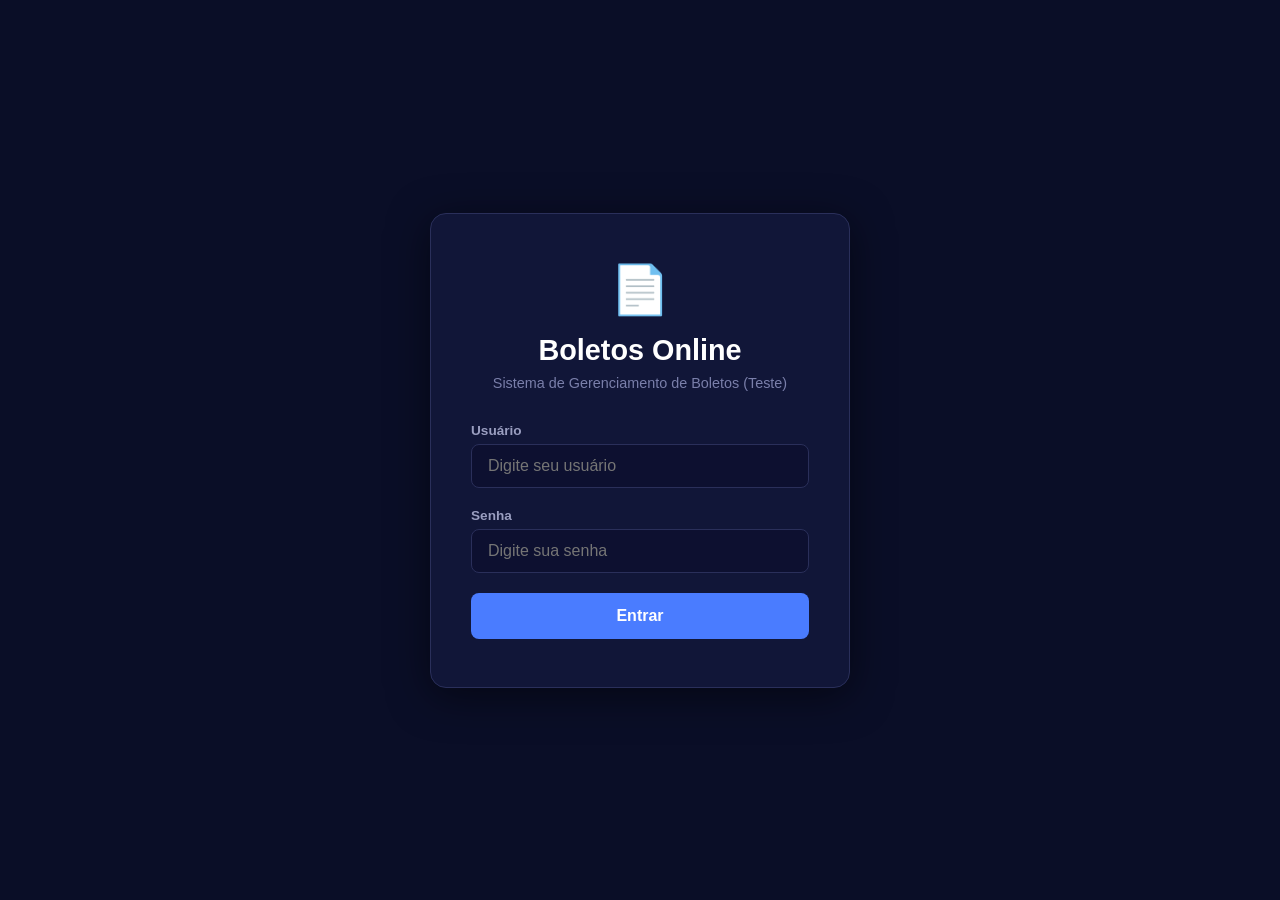
<file: static/boletos.html>
<!DOCTYPE html>
<html lang="pt-BR">
<head>
  <meta charset="UTF-8">
  <meta name="viewport" content="width=device-width, initial-scale=1.0">
  <title>Boletos Online - Teste</title>
  <style>
    * { margin: 0; padding: 0; box-sizing: border-box; }
    body { font-family: 'Segoe UI', Arial, sans-serif; background: #0a0e27; color: #e0e0e0; min-height: 100vh; }

    /* --- Login Screen --- */
    .login-container {
      display: flex; justify-content: center; align-items: center;
      min-height: 100vh; padding: 20px;
    }
    .login-box {
      background: #111638; border: 1px solid #2a2f5a; border-radius: 16px;
      padding: 48px 40px; width: 100%; max-width: 420px; box-shadow: 0 8px 40px rgba(0,0,0,.5);
    }
    .login-box h1 { text-align: center; font-size: 1.8rem; margin-bottom: 8px; color: #fff; }
    .login-box .subtitle { text-align: center; color: #7a7faa; margin-bottom: 32px; font-size: .9rem; }
    .login-box .logo { text-align: center; font-size: 3rem; margin-bottom: 16px; }
    .form-group { margin-bottom: 20px; }
    .form-group label { display: block; margin-bottom: 6px; font-size: .85rem; color: #9a9ec0; font-weight: 600; }
    .form-group input {
      width: 100%; padding: 12px 16px; border-radius: 8px; border: 1px solid #2a2f5a;
      background: #0d1030; color: #fff; font-size: 1rem; outline: none; transition: border .2s;
    }
    .form-group input:focus { border-color: #4a7cff; }
    .login-btn {
      width: 100%; padding: 14px; border: none; border-radius: 8px; background: #4a7cff;
      color: #fff; font-size: 1rem; font-weight: 700; cursor: pointer; transition: background .2s;
    }
    .login-btn:hover { background: #3a6aee; }
    .login-error { color: #ff4d6a; text-align: center; margin-top: 12px; font-size: .85rem; display: none; }

    /* --- Dashboard --- */
    .dashboard { display: none; min-height: 100vh; padding: 24px; }
    .dash-header {
      display: flex; justify-content: space-between; align-items: center;
      margin-bottom: 32px; padding-bottom: 16px; border-bottom: 1px solid #1e2350;
    }
    .dash-header h2 { font-size: 1.4rem; color: #fff; }
    .user-badge {
      background: #1a1f45; border: 1px solid #2a2f5a; border-radius: 20px;
      padding: 8px 18px; font-size: .85rem; color: #9a9ec0;
    }
    .logout-btn {
      background: #2a1a3a; border: 1px solid #4a2a5a; color: #d080ff; padding: 8px 18px;
      border-radius: 8px; cursor: pointer; font-size: .85rem; transition: background .2s;
    }
    .logout-btn:hover { background: #3a2a4a; }

    /* --- Menu --- */
    .menu-title {
      text-align: center; font-size: 1.1rem; color: #7a7faa; margin-bottom: 24px;
    }
    .menu-grid {
      display: grid; grid-template-columns: repeat(auto-fill, minmax(220px, 1fr));
      gap: 16px; max-width: 900px; margin: 0 auto 32px;
    }
    .menu-card {
      background: #111638; border: 1px solid #2a2f5a; border-radius: 14px;
      padding: 28px 20px; text-align: center; cursor: pointer; transition: all .25s;
      display: flex; flex-direction: column; align-items: center; gap: 12px;
    }
    .menu-card:hover {
      border-color: #4a7cff; transform: translateY(-3px);
      box-shadow: 0 8px 25px rgba(74,124,255,.15);
    }
    .menu-card .icon { font-size: 2.4rem; }
    .menu-card .label { font-size: .95rem; font-weight: 600; color: #e0e0e0; }
    .menu-card .desc { font-size: .78rem; color: #5a5f8a; line-height: 1.4; }

    /* --- Boleto Download Page --- */
    .boleto-page { display: none; max-width: 700px; margin: 0 auto; }
    .back-btn {
      display: inline-flex; align-items: center; gap: 6px;
      padding: 10px 20px; border: 1px solid #2a2f5a; background: transparent;
      color: #7a7faa; border-radius: 8px; cursor: pointer; font-size: .85rem;
      margin-bottom: 24px; transition: all .2s;
    }
    .back-btn:hover { border-color: #4a7cff; color: #4a7cff; }

    .download-card {
      background: #111638; border: 1px solid #2a2f5a; border-radius: 16px;
      padding: 48px; text-align: center; box-shadow: 0 4px 20px rgba(0,0,0,.3);
    }
    .download-card .boleto-icon { font-size: 4rem; margin-bottom: 16px; }
    .download-card .boleto-title { font-size: 1.3rem; color: #fff; margin-bottom: 8px; }
    .download-card .boleto-sub { color: #7a7faa; margin-bottom: 8px; font-size: .9rem; }
    .download-card .boleto-desc { color: #5a5f8a; margin-bottom: 32px; font-size: .82rem; line-height: 1.5; }

    .dl-btn {
      display: inline-flex; align-items: center; gap: 10px;
      padding: 16px 36px; border: none; border-radius: 12px;
      background: linear-gradient(135deg, #22c55e, #16a34a);
      color: #fff; font-size: 1.1rem; font-weight: 700; cursor: pointer;
      transition: all .3s; box-shadow: 0 4px 15px rgba(34,197,94,.3);
    }
    .dl-btn:hover { transform: translateY(-2px); box-shadow: 0 6px 20px rgba(34,197,94,.4); }
    .dl-btn:active { transform: translateY(0); }
    .dl-btn .dl-icon { font-size: 1.3rem; }
    .dl-btn-senha { margin-top: 12px; background: linear-gradient(135deg, #f59e0b, #d97706); box-shadow: 0 4px 15px rgba(245,158,11,.3); }

    .download-info {
      margin-top: 24px; padding: 16px; background: #0d1030; border-radius: 8px;
      font-size: .78rem; color: #4a5a7a; text-align: left; line-height: 1.6;
    }
    .download-info strong { color: #7a7faa; }

    /* --- Logs Panel --- */
    .logs-toggle {
      display: block; margin: 20px auto; padding: 12px 24px; border: 1px solid #2a2f5a;
      background: transparent; color: #7a7faa; border-radius: 8px; cursor: pointer;
      font-size: .85rem; transition: all .2s;
    }
    .logs-toggle:hover { border-color: #4a7cff; color: #4a7cff; }

    .logs-panel {
      display: none; background: #111638; border: 1px solid #2a2f5a;
      border-radius: 12px; padding: 24px; margin: 20px auto; max-width: 800px;
    }
    .logs-panel h3 { margin-bottom: 16px; color: #9a9ec0; font-size: 1rem; }
    .log-entry {
      background: #0d1030; border-radius: 8px; padding: 10px 14px; margin-bottom: 8px;
      font-size: .82rem; color: #7a7faa; border-left: 3px solid #4a7cff;
    }
    .log-entry .log-ip { color: #60a5fa; font-weight: 700; }
    .log-entry .log-time { color: #4a5a7a; float: right; }
    .log-entry .log-action { color: #4ade80; }

    .empty-state { text-align: center; color: #4a4f7a; padding: 40px; font-size: .95rem; }

    @media (max-width: 600px) {
      .login-box { padding: 32px 24px; }
      .download-card { padding: 32px 24px; }
      .menu-grid { grid-template-columns: 1fr 1fr; gap: 10px; }
      .menu-card { padding: 20px 14px; }
    }
    /* Lista de boletos (teste do "Para cada" do robô) */
    .lista-btn { margin: 0 0 18px; }
    .lista-tabela { width: 100%; border-collapse: collapse; margin-top: 16px; font-size: .9rem; }
    .lista-tabela th, .lista-tabela td { padding: 10px 8px; border-bottom: 1px solid #2a2f55; text-align: left; color: #c9cbe8; }
    .lista-tabela th { color: #7a7faa; font-weight: 600; }
    .lista-tabela .codigo { font-family: monospace; color: #fff; white-space: nowrap; }
    .lista-tabela button { padding: 6px 12px; border: none; border-radius: 8px; cursor: pointer; font-weight: 600; margin-right: 6px; }
    .lista-tabela .btn-baixar { background: #22c55e; color: #fff; }
    .lista-tabela .btn-abrir { background: #3b82f6; color: #fff; }
  </style>
</head>
<body>

  <!-- ========== LOGIN ========== -->
  <div class="login-container" id="loginScreen">
    <div class="login-box">
      <div class="logo">📄</div>
      <h1>Boletos Online</h1>
      <p class="subtitle">Sistema de Gerenciamento de Boletos (Teste)</p>
      <form id="loginForm">
        <div class="form-group">
          <label for="username">Usuário</label>
          <input type="text" id="username" placeholder="Digite seu usuário" autocomplete="off">
        </div>
        <div class="form-group">
          <label for="password">Senha</label>
          <input type="password" id="password" placeholder="Digite sua senha">
        </div>
        <button type="submit" class="login-btn">Entrar</button>
        <p class="login-error" id="loginError">Usuário ou senha inválidos</p>
      </form>
    </div>
  </div>

  <!-- ========== DASHBOARD ========== -->
  <div class="dashboard" id="dashboard">
    <div class="dash-header">
      <h2>📄 Boletos Online</h2>
      <div style="display:flex;gap:12px;align-items:center">
        <span class="user-badge" id="userBadge">👤 lima</span>
        <button class="logout-btn" onclick="logout()">Sair</button>
      </div>
    </div>

    <!-- Menu de Opções -->
    <div id="menuScreen">
      <button class="logs-toggle lista-btn" onclick="abrirLista()">📑 Lista de Boletos</button>
      <p class="menu-title">Selecione o tipo de boleto que deseja gerar:</p>
      <div class="menu-grid">
        <div class="menu-card" onclick="selectBoleto('2a-via')">
          <span class="icon">🔁</span>
          <span class="label">2ª Via de Boleto</span>
          <span class="desc">Segunda via de boleto vencido ou a vencer</span>
        </div>
        <div class="menu-card" onclick="selectBoleto('aluguel')">
          <span class="icon">🏠</span>
          <span class="label">Aluguel</span>
          <span class="desc">Pagamento de aluguel residencial ou comercial</span>
        </div>
        <div class="menu-card" onclick="selectBoleto('internet')">
          <span class="icon">🌐</span>
          <span class="label">Internet</span>
          <span class="desc">Conta de internet / banda larga</span>
        </div>
        <div class="menu-card" onclick="selectBoleto('agua')">
          <span class="icon">💧</span>
          <span class="label">Água</span>
          <span class="desc">Conta de água e esgoto</span>
        </div>
        <div class="menu-card" onclick="selectBoleto('luz')">
          <span class="icon">💡</span>
          <span class="label">Luz / Energia</span>
          <span class="desc">Conta de energia elétrica</span>
        </div>
        <div class="menu-card" onclick="selectBoleto('condominio')">
          <span class="icon">🏢</span>
          <span class="label">Condomínio</span>
          <span class="desc">Taxa condominial mensal</span>
        </div>
        <div class="menu-card" onclick="selectBoleto('iptu')">
          <span class="icon">🏛️</span>
          <span class="label">IPTU</span>
          <span class="desc">Imposto predial urbano</span>
        </div>
        <div class="menu-card" onclick="selectBoleto('faculdade')">
          <span class="icon">🎓</span>
          <span class="label">Faculdade</span>
          <span class="desc">Mensalidade escolar ou universitária</span>
        </div>
        <div class="menu-card" onclick="selectBoleto('saude')">
          <span class="icon">🏥</span>
          <span class="label">Plano de Saúde</span>
          <span class="desc">Mensalidade de plano médico</span>
        </div>
        <div class="menu-card" onclick="selectBoleto('seguro')">
          <span class="icon">🛡️</span>
          <span class="label">Seguro</span>
          <span class="desc">Seguro auto, residencial ou de vida</span>
        </div>
        <div class="menu-card" onclick="selectBoleto('financiamento')">
          <span class="icon">🚗</span>
          <span class="label">Financiamento</span>
          <span class="desc">Parcela de financiamento veicular ou imobiliário</span>
        </div>
        <div class="menu-card" onclick="selectBoleto('outros')">
          <span class="icon">📋</span>
          <span class="label">Outros</span>
          <span class="desc">Boleto genérico para outros fins</span>
        </div>
      </div>

      <!-- Logs Toggle -->
      <button class="logs-toggle" onclick="toggleLogs()">📋 Ver Logs de Download</button>

      <!-- Logs Panel -->
      <div class="logs-panel" id="logsPanel">
        <h3>📋 Log de Downloads</h3>
        <div id="logsList"><p class="empty-state">Nenhum download registrado ainda.</p></div>
      </div>
    </div>


    <!-- Lista de Boletos: 6 boletos, um novo por dia; alguns com senha (1234) -->
    <div class="boleto-page" id="listaPage" style="max-width: 1000px">
      <button class="back-btn" onclick="goBack()">← Voltar ao menu</button>
      <div class="download-card">
        <div class="boleto-title">Lista de Boletos</div>
        <div class="boleto-sub">Um boleto novo entra por dia. Os marcados com 🔒 abrem só com a senha <strong>1234</strong>.</div>
        <table class="lista-tabela">
          <thead><tr><th>Código</th><th>Descrição</th><th>Vencimento</th><th>Valor</th><th>Arquivo</th><th>Ações</th></tr></thead>
          <tbody id="listaBoletos"><tr><td colspan="6">Carregando…</td></tr></tbody>
        </table>
      </div>
    </div>

    <!-- Tela de Download do Boleto -->
    <div class="boleto-page" id="boletoPage">
      <button class="back-btn" onclick="goBack()">← Voltar ao menu</button>
      <div class="download-card">
        <div class="boleto-icon" id="boletoIcon">📄</div>
        <div class="boleto-title" id="boletoTitle">Boleto</div>
        <div class="boleto-sub" id="boletoSub">Tipo de boleto selecionado</div>
        <div class="boleto-desc" id="boletoDesc">
          Clique no botão abaixo para gerar e baixar o boleto em formato PDF.<br>
          Cada clique gera um novo boleto com banco, valor e vencimento diferentes.
        </div>
        <button class="dl-btn" onclick="downloadRandomBoleto()" id="dlBtn">
          <span class="dl-icon">⬇</span>
          Baixar Boleto PDF
        </button>
        <!-- Depois do botão normal: roteiros que clicam no primeiro "Baixar" seguem iguais. -->
        <button class="dl-btn dl-btn-senha" onclick="downloadRandomBoleto(true)" id="dlSenhaBtn">
          <span class="dl-icon">🔒</span>
          Baixar Boleto PDF com senha
        </button>
        <div class="download-info">
          <strong>🔒 Boleto com senha:</strong> o PDF abre só com a senha <strong>1234</strong>.<br>
          <strong>ℹ️ Informações:</strong><br>
          • Cada download gera um boleto com dados aleatórios<br>
          • Banco, valor, vencimento e descrição mudam a cada clique<br>
          • O boleto é gerado no formato PDF padrão bancário<br>
          • Todos os downloads são registrados nos logs
        </div>
      </div>
    </div>
  </div>

  <script>
    const API = '/boletos/api';
    let token = null;
    let currentType = null;

    // ── Mapeamento de tipos ──
    const BOLETO_TYPES = {
      '2a-via':       { icon: '🔁', title: '2ª Via de Boleto', desc: 'Segunda via de boleto vencido ou a vencer', keyword: '2ª via' },
      'aluguel':      { icon: '🏠', title: 'Boleto de Aluguel', desc: 'Pagamento de aluguel residencial ou comercial', keyword: 'Aluguel' },
      'internet':     { icon: '🌐', title: 'Boleto de Internet', desc: 'Conta de internet / banda larga', keyword: 'Internet' },
      'agua':         { icon: '💧', title: 'Boleto de Água', desc: 'Conta de água e esgoto', keyword: 'Água' },
      'luz':          { icon: '💡', title: 'Boleto de Luz', desc: 'Conta de energia elétrica', keyword: 'Luz' },
      'condominio':   { icon: '🏢', title: 'Boleto de Condomínio', desc: 'Taxa condominial mensal', keyword: 'Condomínio' },
      'iptu':         { icon: '🏛️', title: 'Boleto de IPTU', desc: 'Imposto predial urbano', keyword: 'IPTU' },
      'faculdade':    { icon: '🎓', title: 'Boleto de Faculdade', desc: 'Mensalidade escolar ou universitária', keyword: 'Faculdade' },
      'saude':        { icon: '🏥', title: 'Plano de Saúde', desc: 'Mensalidade de plano médico', keyword: 'Saúde' },
      'seguro':       { icon: '🛡️', title: 'Boleto de Seguro', desc: 'Seguro auto, residencial ou de vida', keyword: 'Seguro' },
      'financiamento':{ icon: '🚗', title: 'Boleto de Financiamento', desc: 'Parcela de financiamento veicular ou imobiliário', keyword: 'Financiamento' },
      'outros':       { icon: '📋', title: 'Boleto Avulso', desc: 'Boleto genérico para outros fins', keyword: 'Boleto de Cobrança' },
    };

    // ── Auth ──
    document.getElementById('loginForm').addEventListener('submit', async (e) => {
      e.preventDefault();
      const user = document.getElementById('username').value;
      const pass = document.getElementById('password').value;
      const errEl = document.getElementById('loginError');
      try {
        const res = await fetch(`${API}/login`, {
          method: 'POST',
          headers: { 'Content-Type': 'application/json' },
          body: JSON.stringify({ username: user, password: pass })
        });
        if (!res.ok) { errEl.style.display = 'block'; return; }
        const data = await res.json();
        token = data.token;
        document.getElementById('loginScreen').style.display = 'none';
        document.getElementById('dashboard').style.display = 'block';
        document.getElementById('userBadge').textContent = `👤 ${user}`;
        errEl.style.display = 'none';
      } catch { errEl.style.display = 'block'; }
    });

    function logout() {
      token = null;
      document.getElementById('dashboard').style.display = 'none';
      document.getElementById('loginScreen').style.display = 'flex';
      document.getElementById('username').value = '';
      document.getElementById('password').value = '';
      document.getElementById('menuScreen').style.display = 'block';
      document.getElementById('boletoPage').style.display = 'none';
      document.getElementById('listaPage').style.display = 'none';
      document.getElementById('logsPanel').style.display = 'none';
    }

    // ── Lista de Boletos ──
    // Código estável por dia de emissão (o id da API leva um sufixo aleatório).
    // As linhas 2 e 4 vêm com senha.
    let listaAtual = [];
    async function abrirLista() {
      if (!token) { alert('Faça login primeiro.'); return; }
      document.getElementById('menuScreen').style.display = 'none';
      document.getElementById('listaPage').style.display = 'block';
      const corpo = document.getElementById('listaBoletos');
      corpo.innerHTML = '<tr><td colspan="6">Carregando…</td></tr>';
      const res = await fetch(`${API}/list`, { headers: { 'Authorization': `Bearer ${token}` } });
      if (res.status === 401) { alert('Sessão expirada.'); logout(); return; }
      const data = await res.json();
      listaAtual = data.boletos.map((b, i) => ({ ...b, codigo: b.id.slice(0, -4), comSenha: i === 1 || i === 3 }));
      corpo.innerHTML = '';
      listaAtual.forEach((b, i) => {
        const tr = document.createElement('tr');
        tr.className = 'linha-boleto';
        const celulas = [b.codigo, b.description, b.due_date, b.amount_formatted, b.comSenha ? '🔒 PDF com senha' : 'PDF'];
        celulas.forEach((texto, c) => {
          const td = document.createElement('td');
          if (c === 0) td.className = 'codigo';
          td.textContent = texto;
          tr.appendChild(td);
        });
        const acoes = document.createElement('td');
        const baixar = document.createElement('button');
        baixar.className = 'btn-baixar';
        baixar.textContent = 'Baixar';
        baixar.onclick = () => baixarDaLista(i, false);
        const abrir = document.createElement('button');
        abrir.className = 'btn-abrir';
        abrir.textContent = 'Abrir em nova aba';
        abrir.onclick = () => baixarDaLista(i, true);
        acoes.append(baixar, abrir);
        tr.appendChild(acoes);
        corpo.appendChild(tr);
      });
    }

    async function baixarDaLista(i, novaAba) {
      const b = listaAtual[i];
      // A aba nova abre já no clique (senão o navegador bloqueia o pop-up).
      const aba = novaAba ? window.open('', '_blank') : null;
      const res = await fetch(`${API}/download/${encodeURIComponent(b.codigo)}?type=${encodeURIComponent(b.description)}${b.comSenha ? '&senha=1' : ''}`, {
        headers: { 'Authorization': `Bearer ${token}` }
      });
      if (!res.ok) { if (aba) aba.close(); alert('Erro ao gerar boleto'); return; }
      const url = URL.createObjectURL(await res.blob());
      if (aba) { aba.location.href = url; return; }
      const a = document.createElement('a');
      a.href = url;
      a.download = `boleto_${b.codigo}${b.comSenha ? '_senha' : ''}.pdf`;
      document.body.appendChild(a);
      a.click();
      document.body.removeChild(a);
      URL.revokeObjectURL(url);
    }

    // ── Menu → Boleto ──
    function selectBoleto(type) {
      if (!token) { alert('Faça login primeiro.'); return; }
      currentType = type;
      const info = BOLETO_TYPES[type];
      document.getElementById('boletoIcon').textContent = info.icon;
      document.getElementById('boletoTitle').textContent = info.title;
      document.getElementById('boletoSub').textContent = info.desc;
      document.getElementById('boletoDesc').innerHTML =
        `Clique no botão abaixo para gerar e baixar <strong>${info.title}</strong> em formato PDF.<br>` +
        `Cada clique gera um novo boleto com banco, valor e vencimento diferentes.`;
      document.getElementById('dlBtn').innerHTML = '<span class="dl-icon">⬇</span> Baixar Boleto PDF';
      document.getElementById('dlSenhaBtn').innerHTML = '<span class="dl-icon">🔒</span> Baixar Boleto PDF com senha';

      document.getElementById('menuScreen').style.display = 'none';
      document.getElementById('boletoPage').style.display = 'block';
    }

    function goBack() {
      document.getElementById('boletoPage').style.display = 'none';
      document.getElementById('listaPage').style.display = 'none';
      document.getElementById('menuScreen').style.display = 'block';
      document.getElementById('logsPanel').style.display = 'none';
    }

    // ── Download ──
    async function downloadRandomBoleto(comSenha = false) {
      if (!token || !currentType) { alert('Faça login primeiro.'); return; }
      const btn = document.getElementById(comSenha ? 'dlSenhaBtn' : 'dlBtn');
      const rotulo = comSenha ? 'Baixar Boleto PDF com senha' : 'Baixar Boleto PDF';
      const icone = comSenha ? '🔒' : '⬇';
      btn.disabled = true;
      btn.innerHTML = '<span class="dl-icon">⏳</span> Gerando...';

      try {
        const info = BOLETO_TYPES[currentType];
        const randomId = Math.random().toString(36).substring(2, 10);
        const res = await fetch(`${API}/download/${randomId}?type=${encodeURIComponent(info.keyword)}${comSenha ? '&senha=1' : ''}`, {
          headers: { 'Authorization': `Bearer ${token}` }
        });
        if (res.status === 401) { alert('Sessão expirada.'); logout(); return; }
        if (!res.ok) throw new Error('Erro ao gerar boleto');

        const blob = await res.blob();
        const url = URL.createObjectURL(blob);
        const a = document.createElement('a');
        a.href = url;
        a.download = `boleto_${currentType}_${randomId}${comSenha ? '_senha' : ''}.pdf`;
        document.body.appendChild(a);
        a.click();
        document.body.removeChild(a);
        URL.revokeObjectURL(url);

        btn.innerHTML = `<span class="dl-icon">✅</span> ${comSenha ? 'Baixar Outro Boleto com senha' : 'Baixar Outro Boleto'}`;
      } catch (err) {
        alert('Erro ao baixar: ' + err.message);
        btn.innerHTML = `<span class="dl-icon">${icone}</span> ${rotulo}`;
      }
      btn.disabled = false;
    }

    // ── Logs ──
    function toggleLogs() {
      const panel = document.getElementById('logsPanel');
      panel.style.display = panel.style.display === 'none' ? 'block' : 'none';
      if (panel.style.display === 'block') loadLogs();
    }

    async function loadLogs() {
      if (!token) return;
      const res = await fetch(`${API}/logs`, {
        headers: { 'Authorization': `Bearer ${token}` }
      });
      if (res.status === 401) { logout(); return; }
      const logs = await res.json();
      const container = document.getElementById('logsList');
      if (!logs.length) {
        container.innerHTML = '<p class="empty-state">Nenhum download registrado ainda.</p>';
        return;
      }
      container.innerHTML = '';
      logs.forEach(l => {
        const entry = document.createElement('div');
        entry.className = 'log-entry';
        const timeEl = document.createElement('span');
        timeEl.className = 'log-time';
        timeEl.textContent = l.timestamp;
        const ipEl = document.createElement('span');
        ipEl.className = 'log-ip';
        ipEl.textContent = l.ip;
        const actionEl = document.createElement('span');
        actionEl.className = 'log-action';
        actionEl.textContent = l.action;
        const detailsEl = document.createElement('span');
        detailsEl.textContent = l.details;
        entry.appendChild(timeEl);
        entry.appendChild(document.createTextNode(' '));
        entry.appendChild(ipEl);
        entry.appendChild(document.createTextNode(' — '));
        entry.appendChild(actionEl);
        entry.appendChild(document.createTextNode(' — '));
        entry.appendChild(detailsEl);
        container.appendChild(entry);
      });
    }
  </script>
</body>
</html>
</file>
<file: static/styles.css>
/* ============================================================
   GameHub — Enhanced Landing Page Styles
   Design System: "The Showcase Stage" (dark navy theater)
   ============================================================ */

:root {
  --bg-primary: #1a1a2e;
  --bg-secondary: #16213e;
  --bg-card: #0f3460;
  --accent: #e94560;
  --accent-hover: #ff6b6b;
  --text-primary: #eaeaea;
  --text-secondary: #a0a0b0;
  --border: #2a2a4a;
  --gold: #ffd700;
  --wood-light: #f0d9b5;
  --wood-dark: #b58863;
  --piece-white: #ffffff;
  --piece-black: #1a1a1a;
  --shadow: 0 4px 24px rgba(0,0,0,0.4);
  --radius: 12px;
  --transition: 0.2s ease;
  --font-sans: system-ui, -apple-system, "Segoe UI", Roboto, Helvetica, Arial, sans-serif;
  --font-mono: "SF Mono", "Fira Code", monospace;
  --on-accent: #14141f;

  /* Enhanced tokens */
  --glass-bg: rgba(15, 52, 96, 0.45);
  --glass-border: rgba(255, 255, 255, 0.08);
  --glass-blur: 16px;
  --glow-red: 0 0 40px rgba(233, 69, 96, 0.15);
  --glow-gold: 0 0 30px rgba(255, 215, 0, 0.1);
}

* { box-sizing: border-box; margin: 0; padding: 0; }
html { scroll-behavior: smooth; }
html, body { height: 100%; font-family: var(--font-sans); background: var(--bg-primary); color: var(--text-primary); line-height: 1.5; }
a { color: var(--accent); text-decoration: none; }
a:hover { text-decoration: underline; }
button { font-family: inherit; cursor: pointer; border: none; background: none; color: inherit; }
button:disabled { opacity: 0.5; cursor: not-allowed; }

/* ===== PAGE VISIBILITY ===== */
.page { display: none; }
.page.active { display: block; animation: pageEnter 0.4s cubic-bezier(0.4, 0, 0.2, 1); }

@keyframes pageEnter {
  from { opacity: 0; transform: translateY(16px); }
  to { opacity: 1; transform: translateY(0); }
}

/* Smooth fade-out when leaving a page */
.page.leaving {
  animation: pageLeave 0.25s cubic-bezier(0.4, 0, 1, 1) forwards;
}

@keyframes pageLeave {
  from { opacity: 1; transform: translateY(0); }
  to { opacity: 0; transform: translateY(-8px); }
}

/* ============================================================
   HERO — Animated Background + Content
   ============================================================ */

.hero-bg {
  position: absolute;
  inset: 0;
  overflow: hidden;
  pointer-events: none;
  z-index: 0;
}

.orb {
  position: absolute;
  border-radius: 50%;
  filter: blur(80px);
  opacity: 0.35;
  will-change: transform;
}

.orb-1 {
  width: 500px;
  height: 500px;
  background: radial-gradient(circle, var(--accent) 0%, transparent 70%);
  top: -15%;
  right: -10%;
  animation: orbFloat1 18s ease-in-out infinite;
}

.orb-2 {
  width: 400px;
  height: 400px;
  background: radial-gradient(circle, #6366f1 0%, transparent 70%);
  bottom: -20%;
  left: -8%;
  animation: orbFloat2 22s ease-in-out infinite;
}

.orb-3 {
  width: 300px;
  height: 300px;
  background: radial-gradient(circle, var(--gold) 0%, transparent 70%);
  top: 30%;
  left: 50%;
  opacity: 0.15;
  animation: orbFloat3 15s ease-in-out infinite;
}

@keyframes orbFloat1 {
  0%, 100% { transform: translate(0, 0) scale(1); }
  33% { transform: translate(-60px, 40px) scale(1.1); }
  66% { transform: translate(30px, -50px) scale(0.95); }
}

@keyframes orbFloat2 {
  0%, 100% { transform: translate(0, 0) scale(1); }
  33% { transform: translate(50px, -30px) scale(1.05); }
  66% { transform: translate(-40px, 20px) scale(0.9); }
}

@keyframes orbFloat3 {
  0%, 100% { transform: translate(0, 0) scale(1); }
  50% { transform: translate(-80px, 30px) scale(1.15); }
}

.hero {
  position: relative;
  text-align: center;
  padding: 6rem 2rem 3rem;
  background: linear-gradient(180deg, var(--bg-secondary) 0%, var(--bg-primary) 100%);
  border-bottom: 1px solid var(--border);
  overflow: hidden;
}

.hero-content {
  position: relative;
  z-index: 1;
}

.hero h1 {
  font-size: clamp(3rem, 7vw, 5rem);
  font-weight: 800;
  letter-spacing: -0.03em;
  line-height: 1.1;
  margin-bottom: 0.75rem;
  background: linear-gradient(135deg, var(--text-primary) 0%, var(--accent) 50%, var(--gold) 100%);
  background-size: 200% 200%;
  -webkit-background-clip: text;
  -webkit-text-fill-color: transparent;
  background-clip: text;
  animation: heroGradient 6s ease-in-out infinite;
}

@keyframes heroGradient {
  0%, 100% { background-position: 0% 50%; }
  50% { background-position: 100% 50%; }
}

.hero-tagline {
  font-size: clamp(1rem, 2.5vw, 1.3rem);
  color: var(--text-secondary);
  max-width: 520px;
  margin: 0 auto 1.5rem;
  font-weight: 400;
  line-height: 1.6;
}

.hero-stats {
  display: flex;
  justify-content: center;
  gap: 1.5rem;
  flex-wrap: wrap;
}

.stat {
  display: inline-flex;
  align-items: center;
  gap: 0.4rem;
  padding: 0.5rem 1rem;
  background: var(--glass-bg);
  backdrop-filter: blur(var(--glass-blur));
  -webkit-backdrop-filter: blur(var(--glass-blur));
  border: 1px solid var(--glass-border);
  border-radius: 999px;
  font-size: 0.85rem;
  font-weight: 500;
  color: var(--text-secondary);
  transition: border-color 0.3s, color 0.3s;
}

.stat:hover {
  border-color: var(--accent);
  color: var(--text-primary);
}

.stat-icon {
  font-size: 1rem;
}

/* Hero CTA Button */
.hero-cta {
  margin-bottom: 1.75rem;
}

.btn-hero-cta {
  display: inline-flex;
  align-items: center;
  gap: 0.6rem;
  padding: 1rem 2.25rem;
  background: linear-gradient(135deg, var(--accent) 0%, #c0392b 100%);
  color: #fff;
  font-size: 1.1rem;
  font-weight: 700;
  letter-spacing: -0.01em;
  border-radius: 999px;
  text-decoration: none;
  transition: all 0.3s cubic-bezier(0.4, 0, 0.2, 1);
  box-shadow: 0 4px 24px rgba(233, 69, 96, 0.35);
  position: relative;
  overflow: hidden;
}

.btn-hero-cta::before {
  content: '';
  position: absolute;
  inset: 0;
  background: linear-gradient(135deg, rgba(255,255,255,0.15), transparent);
  opacity: 0;
  transition: opacity 0.3s;
}

.btn-hero-cta:hover {
  transform: translateY(-3px) scale(1.03);
  box-shadow: 0 8px 32px rgba(233, 69, 96, 0.5);
  text-decoration: none;
}

.btn-hero-cta:hover::before { opacity: 1; }
.btn-hero-cta:active { transform: translateY(0) scale(0.98); }

.btn-hero-cta svg {
  transition: transform 0.3s;
}

.btn-hero-cta:hover svg {
  transform: translate(2px, -2px);
}

/* Scroll Indicator */
.scroll-indicator {
  display: flex;
  justify-content: center;
  margin-top: 2.5rem;
  opacity: 0.5;
  animation: scrollFade 3s ease-in-out infinite;
}

.scroll-mouse {
  width: 26px;
  height: 40px;
  border: 2px solid var(--text-secondary);
  border-radius: 13px;
  position: relative;
}

.scroll-wheel {
  width: 4px;
  height: 8px;
  background: var(--text-secondary);
  border-radius: 2px;
  position: absolute;
  top: 8px;
  left: 50%;
  transform: translateX(-50%);
  animation: scrollBounce 2s ease-in-out infinite;
}

@keyframes scrollBounce {
  0%, 100% { opacity: 1; transform: translateX(-50%) translateY(0); }
  50% { opacity: 0.3; transform: translateX(-50%) translateY(10px); }
}

@keyframes scrollFade {
  0%, 100% { opacity: 0.5; }
  50% { opacity: 0.25; }
}

/* ============================================================
   LOADING SKELETON
   ============================================================ */

.game-grid-wrapper {
  position: relative;
}

.game-skeleton {
  background: var(--glass-bg);
  border: 1px solid var(--glass-border);
  border-radius: var(--radius);
  padding: 1.5rem;
  display: flex;
  flex-direction: column;
  overflow: hidden;
}

.skeleton-thumb {
  width: 100%;
  aspect-ratio: 16/10;
  border-radius: calc(var(--radius) - 4px);
  background: linear-gradient(90deg, var(--bg-card) 25%, rgba(255,255,255,0.04) 50%, var(--bg-card) 75%);
  background-size: 200% 100%;
  animation: shimmer 1.8s ease-in-out infinite;
  margin-bottom: 1rem;
}

.skeleton-text {
  height: 14px;
  border-radius: 7px;
  background: linear-gradient(90deg, var(--bg-card) 25%, rgba(255,255,255,0.04) 50%, var(--bg-card) 75%);
  background-size: 200% 100%;
  animation: shimmer 1.8s ease-in-out infinite;
  margin-bottom: 0.5rem;
}

.skeleton-text.short {
  width: 60%;
}

@keyframes shimmer {
  0% { background-position: 200% 0; }
  100% { background-position: -200% 0; }
}

.game-skeleton.hidden-skeleton {
  display: none;
}

/* ============================================================
   CATEGORY NAV — Frosted Glass Sticky Bar
   ============================================================ */

.category-nav {
  position: sticky;
  top: 0;
  z-index: 10;
  display: flex;
  align-items: center;
  justify-content: center;
  background: rgba(22, 33, 62, 0.8);
  backdrop-filter: blur(20px);
  -webkit-backdrop-filter: blur(20px);
  border-bottom: 1px solid var(--glass-border);
  padding: 0.75rem 1.5rem;
  gap: 0.75rem;
  transition: background 0.3s, box-shadow 0.3s, padding 0.3s;
}

.category-nav.scrolled {
  background: rgba(22, 33, 62, 0.95);
  box-shadow: 0 4px 20px rgba(0, 0, 0, 0.3);
  padding: 0.5rem 1.5rem;
}

.category-list {
  display: flex;
  gap: 0.5rem;
  overflow-x: auto;
  scrollbar-width: none;
  list-style: none;
  margin: 0;
  padding: 0;
}
.category-list::-webkit-scrollbar { display: none; }

.category-tab {
  padding: 0.5rem 1.25rem;
  border-radius: 999px;
  background: var(--bg-card);
  border: 1px solid var(--border);
  color: var(--text-primary);
  font-weight: 500;
  font-size: 0.875rem;
  white-space: nowrap;
  transition: all 0.25s cubic-bezier(0.4, 0, 0.2, 1);
  position: relative;
  overflow: hidden;
}

.category-tab::before {
  content: '';
  position: absolute;
  inset: 0;
  border-radius: inherit;
  background: linear-gradient(135deg, var(--accent), var(--accent-hover));
  opacity: 0;
  transition: opacity 0.25s;
  z-index: -1;
}

.category-tab:hover {
  border-color: var(--accent);
  color: var(--accent-hover);
  transform: translateY(-1px);
}

.category-tab.active {
  background: var(--accent);
  border-color: var(--accent);
  color: var(--on-accent);
  box-shadow: 0 2px 12px rgba(233, 69, 96, 0.3);
}

.category-tab.active::before { opacity: 1; }

.category-toggle {
  display: none;
  padding: 0.5rem 1.25rem;
  border-radius: 999px;
  background: var(--bg-card);
  border: 1px solid var(--border);
  color: var(--text-primary);
  font-weight: 500;
  font-size: 0.875rem;
}

/* ============================================================
   GAME GRID — Responsive Card Layout
   ============================================================ */

.game-grid {
  display: grid;
  grid-template-columns: repeat(auto-fit, minmax(300px, 1fr));
  gap: 1.5rem;
  padding: 2.5rem 2rem;
  max-width: 1280px;
  margin: 0 auto;
}

/* ============================================================
   GAME CARDS — Glassmorphism + Hover Effects
   ============================================================ */

.game-card {
  background: var(--glass-bg);
  backdrop-filter: blur(var(--glass-blur));
  -webkit-backdrop-filter: blur(var(--glass-blur));
  border: 1px solid var(--glass-border);
  border-radius: var(--radius);
  padding: 1.5rem;
  display: flex;
  flex-direction: column;
  transition: all 0.35s cubic-bezier(0.4, 0, 0.2, 1);
  position: relative;
  overflow: hidden;
}

/* Gradient top strip — fades in on hover */
.game-card::before {
  content: '';
  position: absolute;
  top: 0;
  left: 0;
  right: 0;
  height: 3px;
  background: linear-gradient(90deg, var(--accent), var(--gold));
  opacity: 0;
  transition: opacity 0.35s;
}

/* Subtle inner glow on hover */
.game-card::after {
  content: '';
  position: absolute;
  inset: 0;
  border-radius: inherit;
  background: radial-gradient(ellipse at 50% 0%, rgba(233, 69, 96, 0.06) 0%, transparent 60%);
  opacity: 0;
  transition: opacity 0.35s;
  pointer-events: none;
}

.game-card:hover {
  transform: translateY(-6px);
  box-shadow:
    0 8px 32px rgba(0, 0, 0, 0.4),
    0 0 0 1px rgba(233, 69, 96, 0.15);
  border-color: rgba(233, 69, 96, 0.3);
}

.game-card:hover::before { opacity: 1; }
.game-card:hover::after { opacity: 1; }

.game-thumb {
  width: 100%;
  aspect-ratio: 16/10;
  border-radius: calc(var(--radius) - 4px);
  background: linear-gradient(135deg, var(--wood-dark), var(--wood-light));
  display: flex;
  align-items: center;
  justify-content: center;
  margin-bottom: 1rem;
  position: relative;
  overflow: hidden;
}

.game-thumb img { width: 100%; height: 100%; object-fit: cover; display: block; }
.game-thumb svg { width: 100%; height: 100%; display: block; }

.game-icon-real {
  font-size: 4rem;
  display: flex;
  align-items: center;
  justify-content: center;
  width: 100%;
  height: 100%;
  animation: iconFloat 3s ease-in-out infinite;
  filter: drop-shadow(0 4px 8px rgba(0,0,0,0.3));
  transition: transform 0.3s ease;
}

.game-card:hover .game-icon-real {
  animation-play-state: paused;
  transform: scale(1.1);
}

@keyframes iconFloat {
  0%, 100% { transform: translateY(0); }
  50% { transform: translateY(-8px); }
}

.game-info { flex: 1; display: flex; flex-direction: column; }

.game-info h3 {
  font-size: 1.25rem;
  font-weight: 700;
  margin-bottom: 0.35rem;
  letter-spacing: -0.01em;
  transition: color 0.2s;
}

.game-card:hover .game-info h3 { color: var(--accent-hover); }

.game-desc {
  color: var(--text-secondary);
  font-size: 0.875rem;
  margin-bottom: 1rem;
  flex: 1;
  line-height: 1.5;
}

.game-meta {
  display: flex;
  flex-wrap: wrap;
  gap: 0.5rem;
  margin-bottom: 1rem;
}

/* ===== ENHANCED GAME CARDS — Badges & Overlays ===== */

.badge {
  font-size: 0.7rem;
  padding: 0.25rem 0.6rem;
  border-radius: 999px;
  background: rgba(26, 26, 46, 0.6);
  color: var(--text-secondary);
  border: 1px solid var(--glass-border);
  text-transform: uppercase;
  letter-spacing: 0.05em;
  white-space: nowrap;
  backdrop-filter: blur(8px);
  -webkit-backdrop-filter: blur(8px);
}

.game-hover-overlay {
  position: absolute;
  inset: 0;
  background: rgba(10, 12, 24, 0.82);
  backdrop-filter: blur(8px);
  -webkit-backdrop-filter: blur(8px);
  display: flex;
  flex-direction: column;
  align-items: center;
  justify-content: center;
  padding: 1.5rem;
  text-align: center;
  opacity: 0;
  pointer-events: none;
  transition: opacity 0.3s cubic-bezier(0.4, 0, 0.2, 1);
  z-index: 10;
  border-radius: var(--radius);
}

.game-card:hover .game-hover-overlay {
  opacity: 1;
  pointer-events: auto;
}

.game-hover-overlay h3 {
  font-size: 1.25rem;
  margin-bottom: 0.5rem;
  color: #fff;
  font-weight: 700;
}

.game-hover-overlay .game-desc {
  color: var(--text-secondary);
  font-size: 0.9rem;
  margin-bottom: 1rem;
  max-width: 260px;
}

.game-hover-meta {
  display: flex;
  gap: 1.5rem;
  margin-bottom: 1.5rem;
  color: var(--text-secondary);
  font-size: 0.85rem;
}

.game-hover-meta span { display: flex; align-items: center; gap: 0.35rem; }
.game-hover-meta .val { color: var(--gold); font-weight: 600; }

.game-hover-overlay .btn-play {
  width: auto;
  min-width: 160px;
  padding: 0.875rem 1.5rem;
  font-size: 1rem;
}

.btn-play {
  width: 100%;
  padding: 0.75rem;
  background: var(--accent);
  color: var(--on-accent);
  border-radius: calc(var(--radius) - 4px);
  font-weight: 600;
  font-size: 1rem;
  transition: all 0.25s cubic-bezier(0.4, 0, 0.2, 1);
  position: relative;
  overflow: hidden;
}

.btn-play::before {
  content: '';
  position: absolute;
  inset: 0;
  background: linear-gradient(135deg, transparent, rgba(255,255,255,0.15));
  opacity: 0;
  transition: opacity 0.25s;
}

.btn-play:hover {
  background: var(--accent-hover);
  transform: scale(1.03);
  box-shadow: 0 4px 20px rgba(233, 69, 96, 0.4);
}

.btn-play:hover::before { opacity: 1; }
.btn-play:active { transform: scale(0.98); }

.btn-card {
  width: 100%;
  padding: 0.75rem;
  background: var(--bg-secondary);
  border: 1px solid var(--border);
  color: var(--text-primary);
  border-radius: calc(var(--radius) - 4px);
  font-weight: 600;
  font-size: 1rem;
  transition: all 0.25s cubic-bezier(0.4, 0, 0.2, 1);
}

.btn-card:hover {
  border-color: var(--accent);
  color: var(--accent-hover);
  transform: translateY(-1px);
}

.btn-card:active { transform: scale(0.98); }

/* ============================================================
   BONUS / LEAD CAPTURE SECTION
   ============================================================ */

.bonus-section {
  position: relative;
  padding: 4rem 1.5rem;
  background: linear-gradient(180deg, var(--bg-primary) 0%, var(--bg-secondary) 50%, var(--bg-primary) 100%);
  overflow: hidden;
}

.bonus-section::before {
  content: '';
  position: absolute;
  top: 50%;
  left: 50%;
  width: 600px;
  height: 600px;
  transform: translate(-50%, -50%);
  background: radial-gradient(circle, rgba(233, 69, 96, 0.08) 0%, transparent 70%);
  pointer-events: none;
}

.bonus-inner {
  position: relative;
  z-index: 1;
  max-width: 560px;
  margin: 0 auto;
  text-align: center;
}

.bonus-badge {
  display: inline-block;
  padding: 0.4rem 1rem;
  background: rgba(233, 69, 96, 0.12);
  border: 1px solid rgba(233, 69, 96, 0.25);
  border-radius: 999px;
  font-size: 0.8rem;
  font-weight: 600;
  color: var(--accent-hover);
  letter-spacing: 0.03em;
  margin-bottom: 1.25rem;
}

.bonus-title {
  font-size: clamp(1.5rem, 4vw, 2.25rem);
  font-weight: 800;
  letter-spacing: -0.02em;
  line-height: 1.2;
  margin-bottom: 0.75rem;
  color: var(--text-primary);
}

.bonus-desc {
  font-size: 0.95rem;
  color: var(--text-secondary);
  line-height: 1.6;
  margin-bottom: 2rem;
  max-width: 480px;
  margin-left: auto;
  margin-right: auto;
}

.bonus-form {
  width: 100%;
}

.bonus-input-group {
  display: flex;
  gap: 0.5rem;
  background: var(--glass-bg);
  backdrop-filter: blur(var(--glass-blur));
  -webkit-backdrop-filter: blur(var(--glass-blur));
  border: 1px solid var(--glass-border);
  border-radius: 999px;
  padding: 0.35rem;
  transition: border-color 0.3s, box-shadow 0.3s;
}

.bonus-input-group:focus-within {
  border-color: var(--accent);
  box-shadow: 0 0 0 3px rgba(233, 69, 96, 0.15);
}

.bonus-input {
  flex: 1;
  min-width: 0;
  padding: 0.75rem 1.25rem;
  background: transparent;
  border: none;
  color: var(--text-primary);
  font-size: 0.95rem;
  font-family: inherit;
  outline: none;
}

.bonus-input::placeholder {
  color: var(--text-secondary);
  opacity: 0.7;
}

.bonus-submit {
  display: inline-flex;
  align-items: center;
  justify-content: center;
  gap: 0.4rem;
  padding: 0.75rem 1.5rem;
  background: linear-gradient(135deg, var(--accent) 0%, #c0392b 100%);
  color: #fff;
  font-size: 0.9rem;
  font-weight: 700;
  font-family: inherit;
  border: none;
  border-radius: 999px;
  cursor: pointer;
  white-space: nowrap;
  transition: all 0.25s cubic-bezier(0.4, 0, 0.2, 1);
  position: relative;
  overflow: hidden;
}

.bonus-submit::before {
  content: '';
  position: absolute;
  inset: 0;
  background: linear-gradient(135deg, rgba(255,255,255,0.15), transparent);
  opacity: 0;
  transition: opacity 0.25s;
}

.bonus-submit:hover {
  transform: scale(1.04);
  box-shadow: 0 4px 16px rgba(233, 69, 96, 0.4);
}

.bonus-submit:hover::before { opacity: 1; }
.bonus-submit:active { transform: scale(0.97); }

.bonus-submit:disabled {
  opacity: 0.6;
  cursor: not-allowed;
  transform: none;
  box-shadow: none;
}

.bonus-submit-loading svg {
  animation: spin 0.8s linear infinite;
}

@keyframes spin {
  from { transform: rotate(0deg); }
  to { transform: rotate(360deg); }
}

.bonus-feedback {
  margin-top: 1rem;
  padding: 0.75rem 1rem;
  border-radius: 8px;
  font-size: 0.875rem;
  font-weight: 500;
  text-align: center;
  animation: fadeIn 0.3s ease;
}

.bonus-feedback.hidden { display: none; }

.bonus-feedback.success {
  background: rgba(74, 222, 128, 0.12);
  border: 1px solid rgba(74, 222, 128, 0.3);
  color: #4ade80;
}

.bonus-feedback.error {
  background: rgba(233, 69, 96, 0.12);
  border: 1px solid rgba(233, 69, 96, 0.3);
  color: var(--accent-hover);
}

.bonus-privacy {
  margin-top: 0.75rem;
  font-size: 0.75rem;
  color: var(--text-secondary);
  opacity: 0.6;
}

/* Honeypot: hidden from humans, bots see and fill it */
.bonus-hp {
  position: absolute;
  left: -9999px;
  top: -9999px;
  opacity: 0;
  height: 0;
  width: 0;
  overflow: hidden;
  pointer-events: none;
}

/* ============================================================
   COMMUNITY SECTION
   ============================================================ */

.community-section {
  padding: 3.5rem 1.5rem 4rem;
  border-top: 1px solid var(--border);
}

.community-inner {
  max-width: 640px;
  margin: 0 auto;
  text-align: center;
}

.community-title {
  font-size: clamp(1.35rem, 3.5vw, 1.75rem);
  font-weight: 800;
  letter-spacing: -0.02em;
  margin-bottom: 0.5rem;
  color: var(--text-primary);
}

.community-desc {
  font-size: 0.9rem;
  color: var(--text-secondary);
  line-height: 1.6;
  margin-bottom: 2rem;
  max-width: 440px;
  margin-left: auto;
  margin-right: auto;
}

.community-cards {
  display: grid;
  grid-template-columns: 1fr 1fr;
  gap: 1rem;
  max-width: 560px;
  margin: 0 auto;
}

.community-card {
  display: flex;
  align-items: center;
  gap: 0.85rem;
  padding: 1.15rem 1.25rem;
  background: var(--glass-bg);
  backdrop-filter: blur(var(--glass-blur));
  -webkit-backdrop-filter: blur(var(--glass-blur));
  border: 1px solid var(--glass-border);
  border-radius: var(--radius);
  text-decoration: none;
  color: var(--text-primary);
  transition: all 0.3s cubic-bezier(0.4, 0, 0.2, 1);
  text-align: left;
}

.community-card:hover {
  transform: translateY(-3px);
  text-decoration: none;
}

.community-whatsapp:hover {
  border-color: rgba(37, 211, 102, 0.4);
  box-shadow: 0 4px 20px rgba(37, 211, 102, 0.15);
}

.community-telegram:hover {
  border-color: rgba(0, 136, 204, 0.4);
  box-shadow: 0 4px 20px rgba(0, 136, 204, 0.15);
}

.community-card-icon {
  flex-shrink: 0;
  width: 48px;
  height: 48px;
  display: flex;
  align-items: center;
  justify-content: center;
  border-radius: 12px;
  transition: transform 0.3s;
}

.community-card:hover .community-card-icon {
  transform: scale(1.1);
}

.community-whatsapp .community-card-icon {
  background: rgba(37, 211, 102, 0.12);
  color: #25d366;
}

.community-telegram .community-card-icon {
  background: rgba(0, 136, 204, 0.12);
  color: #0088cc;
}

.community-card-info {
  flex: 1;
  min-width: 0;
}

.community-card-info h3 {
  font-size: 0.95rem;
  font-weight: 700;
  margin-bottom: 0.15rem;
  color: var(--text-primary);
}

.community-card-info p {
  font-size: 0.78rem;
  color: var(--text-secondary);
  line-height: 1.4;
  white-space: nowrap;
  overflow: hidden;
  text-overflow: ellipsis;
}

.community-card-arrow {
  flex-shrink: 0;
  font-size: 1.1rem;
  color: var(--text-secondary);
  transition: transform 0.25s, color 0.25s;
}

.community-card:hover .community-card-arrow {
  transform: translateX(3px);
  color: var(--text-primary);
}

@media (max-width: 480px) {
  .community-cards {
    grid-template-columns: 1fr;
  }
  .community-card-info p {
    white-space: normal;
  }
}

/* ============================================================
   LANDING FOOTER
   ============================================================ */

.landing-footer {
  text-align: center;
  padding: 2.5rem 1rem;
  border-top: 1px solid var(--border);
  margin-top: 1rem;
}

.footer-inner {
  display: flex;
  justify-content: center;
  align-items: center;
  gap: 0.5rem;
  flex-wrap: wrap;
  font-size: 0.85rem;
  color: var(--text-secondary);
}

.footer-brand {
  font-weight: 700;
  background: linear-gradient(135deg, var(--text-primary), var(--accent));
  -webkit-background-clip: text;
  -webkit-text-fill-color: transparent;
  background-clip: text;
}

.footer-sep { color: var(--border); }

/* ============================================================
   SCROLL REVEAL ANIMATIONS
   ============================================================ */

.reveal {
  opacity: 0;
  transform: translateY(24px);
  transition: opacity 0.6s cubic-bezier(0.4, 0, 0.2, 1),
              transform 0.6s cubic-bezier(0.4, 0, 0.2, 1);
}

.reveal.visible {
  opacity: 1;
  transform: translateY(0);
}

/* Stagger children in the grid */
.game-grid .reveal:nth-child(1) { transition-delay: 0ms; }
.game-grid .reveal:nth-child(2) { transition-delay: 80ms; }
.game-grid .reveal:nth-child(3) { transition-delay: 160ms; }
.game-grid .reveal:nth-child(4) { transition-delay: 240ms; }
.game-grid .reveal:nth-child(5) { transition-delay: 320ms; }
.game-grid .reveal:nth-child(6) { transition-delay: 400ms; }

/* ============================================================
   MODAL — Preserved & Polished
   ============================================================ */

.modal { position: fixed; inset: 0; z-index: 100; display: flex; align-items: center; justify-content: center; padding: 1rem; }
.modal.hidden { display: none; }
.modal-backdrop { position: absolute; inset: 0; background: rgba(0,0,0,0.7); backdrop-filter: blur(4px); -webkit-backdrop-filter: blur(4px); animation: fadeIn 0.2s var(--transition); }
.modal-content {
  position: relative;
  background: var(--bg-secondary);
  border: 1px solid var(--glass-border);
  border-radius: var(--radius);
  max-width: 720px;
  width: 100%;
  max-height: 90vh;
  overflow-y: auto;
  display: grid;
  grid-template-columns: 1fr;
  animation: slideUp 0.3s var(--transition);
  box-shadow: 0 16px 64px rgba(0,0,0,0.5);
}

@keyframes slideUp { from { opacity: 0; transform: translateY(20px); } to { opacity: 1; transform: none; } }
@media (min-width: 640px) { .modal-content { grid-template-columns: 320px 1fr; } }

.modal-close {
  position: absolute;
  top: 1rem;
  right: 1rem;
  width: 36px;
  height: 36px;
  border-radius: 50%;
  background: var(--bg-card);
  border: 1px solid var(--border);
  color: var(--text-secondary);
  font-size: 1.5rem;
  display: flex;
  align-items: center;
  justify-content: center;
  z-index: 10;
  transition: all var(--transition);
}
.modal-close:hover { background: var(--accent); color: var(--on-accent); border-color: var(--accent); }

.modal-visual {
  background: var(--bg-primary);
  border-bottom: 1px solid var(--border);
  display: flex;
  align-items: center;
  justify-content: center;
  padding: 1.5rem;
}
@media (min-width: 640px) { .modal-visual { border-bottom: none; border-right: 1px solid var(--border); min-height: 400px; } }

#modal-board-preview { max-width: 100%; height: auto; }

.modal-info { padding: 1.5rem 2rem; }
.modal-info h2 { font-size: 1.75rem; margin-bottom: 0.5rem; font-weight: 700; }
#modal-desc { color: var(--text-secondary); margin-bottom: 1.5rem; line-height: 1.6; }

.modal-specs {
  display: grid;
  grid-template-columns: auto 1fr;
  gap: 0.5rem 1.5rem;
  margin-bottom: 1.5rem;
  font-size: 0.9rem;
}
.modal-specs dt { color: var(--text-secondary); }
.modal-specs dd { font-weight: 500; }

.modal-rules {
  background: var(--bg-card);
  border: 1px solid var(--border);
  border-radius: calc(var(--radius) - 4px);
  padding: 1rem;
  margin-bottom: 1.5rem;
}
.modal-rules h4 { margin-bottom: 0.75rem; font-size: 0.95rem; }
.modal-rules ul { list-style: none; display: grid; gap: 0.4rem; }
.modal-rules li {
  position: relative;
  padding-left: 1.5rem;
  font-size: 0.85rem;
  color: var(--text-secondary);
}
.modal-rules li::before { content: '→'; position: absolute; left: 0; color: var(--accent); }

.btn-primary {
  width: 100%;
  padding: 1rem;
  background: linear-gradient(135deg, #d62839, #c0392b);
  color: white;
  border-radius: calc(var(--radius) - 4px);
  font-weight: 600;
  font-size: 1.1rem;
  transition: transform var(--transition), box-shadow var(--transition);
}
.btn-primary:hover { transform: translateY(-2px); box-shadow: 0 8px 24px rgba(233, 69, 96, 0.4); }
.btn-primary:active { transform: translateY(0); }

#modal-play-btn { display: inline-block; text-align: center; text-decoration: none; }

/* ============================================================
   GAME VIEW — Preserved
   ============================================================ */

.game-header {
  display: flex;
  align-items: center;
  gap: 1rem;
  padding: 1rem 1.5rem;
  background: var(--bg-secondary);
  border-bottom: 1px solid var(--border);
  position: sticky;
  top: 0;
  z-index: 10;
}

.btn-back {
  width: 40px;
  height: 40px;
  border-radius: 50%;
  background: var(--bg-card);
  border: 1px solid var(--border);
  color: var(--text-secondary);
  display: flex;
  align-items: center;
  justify-content: center;
  transition: all var(--transition);
}
.btn-back:hover { background: var(--accent); color: var(--on-accent); border-color: var(--accent); }

.game-status {
  flex: 1;
  text-align: center;
  display: flex;
  flex-direction: row;
  align-items: center;
  justify-content: center;
  gap: 1rem;
  flex-wrap: wrap;
}

#turn-indicator { font-weight: 600; font-size: 1.1rem; }
#turn-indicator.white { color: var(--piece-white); }
#turn-indicator.black { color: var(--gold); }
#timer { font-family: var(--font-mono); font-size: 1.25rem; color: var(--accent); }

.game-menu { display: flex; gap: 0.5rem; }

.btn-secondary, .btn-danger {
  padding: 0.5rem 1rem;
  border-radius: calc(var(--radius) - 4px);
  font-weight: 500;
  font-size: 0.875rem;
  transition: all var(--transition);
}
.btn-secondary { background: var(--bg-card); border: 1px solid var(--border); color: var(--text-primary); }
.btn-secondary:hover { background: var(--border); }
.btn-danger { background: rgba(233, 69, 96, 0.15); border: 1px solid var(--accent-hover); color: var(--accent-hover); }
.btn-danger:hover { background: var(--accent); color: var(--on-accent); }

.game-main { display: flex; flex: 1; overflow: hidden; }

.sidebar {
  width: 280px;
  background: var(--bg-secondary);
  border-right: 1px solid var(--border);
  display: flex;
  flex-direction: column;
  overflow-y: auto;
  transition: transform 0.3s var(--transition);
}

.sidebar-toggle {
  display: none;
  width: 40px;
  height: 40px;
  border-radius: 50%;
  background: var(--bg-card);
  border: 1px solid var(--border);
  color: var(--text-secondary);
  align-items: center;
  justify-content: center;
  transition: all var(--transition);
}

.sidebar-toggle:hover { background: var(--accent); color: var(--on-accent); border-color: var(--accent); }

.panel { padding: 1.5rem; border-bottom: 1px solid var(--border); }
.panel:last-child { border-bottom: none; }
.panel h4 { font-size: 0.85rem; text-transform: uppercase; letter-spacing: 0.05em; color: var(--text-secondary); margin-bottom: 0.75rem; }

.captured .pieces { display: flex; flex-wrap: wrap; gap: 0.4rem; justify-content: center; min-height: 60px; }

.captured-piece {
  width: 32px;
  height: 32px;
  border-radius: 50%;
  background: radial-gradient(circle at 30% 30%, var(--piece-white) 0%, var(--piece-black) 100%);
  box-shadow: 0 2px 4px rgba(0,0,0,0.3);
  position: relative;
}
.captured-piece.black { background: radial-gradient(circle at 30% 30%, #444 0%, var(--piece-black) 100%); }

.diff-buttons { display: flex; gap: 0.4rem; margin-bottom: 0.5rem; }

.diff-btn {
  flex: 1;
  padding: 0.4rem 0.6rem;
  background: var(--bg-card);
  border: 1px solid var(--border);
  border-radius: 6px;
  color: var(--text-secondary);
  font-size: 0.8rem;
  font-weight: 500;
  cursor: pointer;
  transition: all var(--transition);
}
.diff-btn:hover { border-color: var(--accent); color: var(--text-primary); }
.diff-btn.active { background: var(--accent); color: var(--on-accent); border-color: var(--accent); }

.diff-desc { font-size: 0.75rem; color: var(--text-secondary); text-align: center; margin: 0; }

.history ol { display: grid; gap: 0.3rem; }
.history li {
  font-family: var(--font-mono);
  font-size: 0.8rem;
  color: var(--text-secondary);
  padding: 0.25rem 0.5rem;
  background: var(--bg-card);
  border-radius: 4px;
  transition: all var(--transition);
  cursor: pointer;
}
.history li:hover { background: var(--border); color: var(--text-primary); }
.history li.current { background: var(--accent); color: var(--on-accent); }

.board-wrapper {
  flex: 1;
  display: flex;
  align-items: center;
  justify-content: center;
  padding: 2rem;
  background: var(--bg-primary);
  position: relative;
}

#board-canvas {
  max-width: 100%;
  height: auto;
  box-shadow: var(--shadow);
  border-radius: 8px;
  background: var(--wood-dark);
}

.board-overlay { position: absolute; top: 0; left: 0; right: 0; bottom: 0; pointer-events: none; }

/* ============================================================
   RESPONSIVE — Mobile-First Breakpoints
   ============================================================ */

@media (max-width: 1024px) {
  .sidebar {
    position: fixed;
    top: 0;
    left: 0;
    bottom: 0;
    z-index: 20;
    transform: translateX(-100%);
    box-shadow: var(--shadow);
  }
  .sidebar.open { transform: translateX(0); }
  .sidebar-toggle { display: flex; }
  .game-header { z-index: 30; }
  .sidebar { padding-top: 4.5rem; }
  .game-header { padding: 1rem; }
}

@media (max-width: 768px) {
  .hero {
    padding: 4rem 1.25rem 2rem;
  }
  .hero h1 {
    font-size: clamp(2.5rem, 8vw, 3.5rem);
  }
  .btn-hero-cta {
    padding: 0.9rem 2rem;
    font-size: 1.05rem;
  }
  .hero-stats { gap: 0.75rem; }
  .stat { font-size: 0.8rem; padding: 0.4rem 0.8rem; }

  .category-nav { justify-content: space-between; }
  .category-toggle { display: block; }
  .category-list {
    display: none;
    position: absolute;
    top: 100%;
    left: 0;
    right: 0;
    flex-direction: column;
    align-items: stretch;
    gap: 0.25rem;
    background: rgba(22, 33, 62, 0.95);
    backdrop-filter: blur(20px);
    -webkit-backdrop-filter: blur(20px);
    border-bottom: 1px solid var(--glass-border);
    padding: 0.75rem 1rem;
    max-height: 60vh;
    overflow-y: auto;
    z-index: 20;
  }
  .category-list.open { display: flex; }
  .category-tab { text-align: left; border-radius: calc(var(--radius) - 4px); }

  .game-grid {
    padding: 1.25rem;
    gap: 1rem;
    grid-template-columns: 1fr;
  }

  .modal-content { margin: 1rem; }
  .board-wrapper { padding: 1rem; }
  .panel { padding: 1rem; }
}

@media (max-width: 480px) {
  .hero {
    padding: 3rem 1rem 1.5rem;
  }
  .hero h1 {
    font-size: 2.25rem;
    letter-spacing: -0.02em;
  }
  .hero-tagline {
    font-size: 0.95rem;
  }
  .btn-hero-cta {
    padding: 0.85rem 1.75rem;
    font-size: 1rem;
  }
  .scroll-indicator { margin-top: 1.5rem; }
  .scroll-mouse { width: 22px; height: 34px; border-radius: 11px; }
  .scroll-wheel { width: 3px; height: 6px; top: 7px; }
  .hero-stats { gap: 0.5rem; }
  .stat { font-size: 0.75rem; padding: 0.35rem 0.65rem; }

  .game-grid {
    padding: 0.75rem;
    gap: 0.75rem;
    grid-template-columns: 1fr;
  }

  .btn-play { padding: 0.6rem; font-size: 0.9rem; }
  .game-menu { display: none; }
  .game-header { padding: 0.5rem 0.75rem; gap: 0.5rem; }
  .btn-back { width: 32px; height: 32px; }
  .btn-back svg { width: 18px; height: 18px; }
  .game-status { flex-direction: column; gap: 0.1rem; }
  #turn-indicator { font-size: 0.9rem; }
  #timer { font-size: 1rem; }

  .orb { opacity: 0.2; }
  .orb-1 { width: 300px; height: 300px; }
  .orb-2 { width: 250px; height: 250px; }
  .orb-3 { width: 180px; height: 180px; }
}

/* ============================================================
   WORD SEARCH SPECIFIC — Preserved
   ============================================================ */

.config-group { margin-bottom: 1rem; }
.config-group label { display: block; margin-bottom: 0.3rem; font-size: 0.85rem; color: var(--text-secondary); }
.config-group > label { font-weight: 500; }
.config-group div { margin: 0.3rem 0; }
.config-group input[type="radio"] { width: auto; margin-right: 0.5rem; accent-color: var(--accent); }

.config-group select {
  width: 100%;
  padding: 0.5rem;
  background: var(--bg-card);
  border: 1px solid var(--border);
  border-radius: calc(var(--radius) - 4px);
  color: var(--text-primary);
  font-family: inherit;
}
.config-group select:focus { outline: 2px solid var(--accent); outline-offset: 2px; }

.word-list-panel { flex: 1; overflow-y: auto; }
.word-list { list-style: none; display: grid; gap: 0.3rem; padding: 0.5rem; }
.word-list li {
  padding: 0.5rem 0.75rem;
  background: var(--bg-card);
  border-radius: 6px;
  font-family: var(--font-mono);
  font-size: 0.9rem;
  transition: all var(--transition);
  border: 1px solid transparent;
}
.word-list li.found {
  text-decoration: line-through;
  color: #4ade80;
  background: rgba(74, 222, 128, 0.15);
  border-color: rgba(74, 222, 128, 0.3);
}

.wordsearch-grid { border-collapse: collapse; margin: 0 auto; background: var(--bg-secondary); }
.wordsearch-grid td {
  width: 40px;
  height: 40px;
  text-align: center;
  vertical-align: middle;
  font-family: monospace;
  font-size: 1rem;
  font-weight: bold;
  border: 1px solid var(--border);
  cursor: pointer;
  transition: all var(--transition);
  background: var(--bg-card);
  color: var(--text-primary);
}
.wordsearch-grid td:hover { background: rgba(233, 69, 96, 0.2); }
.wordsearch-grid td.selected { background: rgba(233, 69, 96, 0.5); }
.wordsearch-grid td.found { background: rgba(74, 222, 128, 0.3); }

@media (max-width: 768px) {
  .word-list li { font-size: 0.8rem; padding: 0.4rem 0.5rem; }
}
@media (max-width: 640px) {
  .wordsearch-grid td { width: 22px; height: 22px; font-size: 0.75rem; }
}

/* ============================================================
   CROSSWORD — Preserved
   ============================================================ */

.crossword-grid { border-collapse: collapse; margin: 0 auto; background: var(--bg-card); }
.crossword-grid td {
  position: relative;
  width: 40px;
  height: 40px;
  padding: 0;
  border: 1px solid var(--border);
}
.crossword-grid td.white { background: #fdfbf7; cursor: pointer; }
.crossword-grid td.black { background: var(--bg-card); }
.crossword-grid td.white.highlighted { background: rgba(233, 69, 96, 0.25); }
.crossword-grid td.white.active { outline: 2px solid var(--accent); }
.crossword-grid td.white.filled { background: rgba(74, 222, 128, 0.25); }
.crossword-grid td.white.wrong { background: rgba(255, 69, 96, 0.6); }

.crossword-grid input {
  position: absolute;
  inset: 0;
  width: 100%;
  height: 100%;
  border: none;
  background: transparent;
  text-align: center;
  font-size: 1.1rem;
  font-weight: 600;
  color: var(--bg-primary);
  text-transform: uppercase;
  caret-color: var(--accent);
}
.crossword-grid input:focus { outline: none; }
.crossword-grid input:focus-visible { outline: 2px solid var(--accent); outline-offset: -2px; }

.cell-number {
  position: absolute;
  top: 2px;
  left: 3px;
  font-size: 0.55rem;
  font-weight: 700;
  color: var(--bg-primary);
  z-index: 2;
  pointer-events: none;
}

.clues-panel { overflow-y: auto; }
.clue-list { list-style: none; margin: 0; padding: 0; }

.clue {
  display: grid;
  grid-template-columns: 24px 1fr;
  gap: 0.5rem;
  padding: 0.4rem 0.5rem;
  border-radius: 6px;
  cursor: pointer;
  color: var(--text-secondary);
  transition: background var(--transition), color var(--transition);
}
.clue:hover { background: var(--bg-secondary); color: var(--text-primary); }
.clue.active { background: var(--bg-secondary); color: var(--text-primary); }
.clue-number { color: var(--accent); font-weight: 700; }
.clue-text { line-height: 1.3; }

@media (max-width: 640px) {
  .crossword-grid td { width: 26px; height: 26px; }
  .crossword-grid input { font-size: 0.8rem; }
  .cell-number { font-size: 0.45rem; }
}

/* ============================================================
   RESPONSIVE POLISH & ACCESSIBILITY
   ============================================================ */

.btn-hero-cta:focus-visible,
.btn-play:focus-visible,
.btn-card:focus-visible,
.category-tab:focus-visible,
.category-toggle:focus-visible,
.modal-close:focus-visible,
.btn-primary:focus-visible,
.btn-secondary:focus-visible,
.btn-danger:focus-visible,
.sidebar-toggle:focus-visible,
.btn-back:focus-visible {
  outline: 2px solid var(--accent);
  outline-offset: 2px;
}

/* ============================================================
   PLAY GATE — Preserved
   ============================================================ */

#game-view { position: relative; }

.play-gate {
  position: absolute;
  inset: 0;
  display: grid;
  place-items: center;
  background: rgba(10, 12, 24, 0.82);
  backdrop-filter: blur(6px);
  -webkit-backdrop-filter: blur(6px);
  z-index: 20;
}

.play-gate.hidden { display: none; }

.play-gate-inner {
  display: grid;
  gap: 1rem;
  justify-items: center;
  text-align: center;
}

/* ============================================================
   ELO RATING PANEL — Preserved
   ============================================================ */

.elo-panel { text-align: center; }
.elo-rating { font-size: 1.8rem; font-weight: 800; color: var(--text-primary); margin-bottom: 0.25rem; font-family: var(--font-mono, monospace); }
.elo-record { font-size: 0.78rem; color: var(--text-secondary); margin-bottom: 0.15rem; }
.elo-peak { font-size: 0.7rem; color: var(--text-muted, #888); }

/* ============================================================
   GAME OVER OVERLAY — Preserved & Polished
   ============================================================ */

.game-over-overlay {
  position: fixed;
  top: 0;
  left: 0;
  width: 100%;
  height: 100%;
  background: rgba(10, 12, 24, 0.88);
  backdrop-filter: blur(8px);
  -webkit-backdrop-filter: blur(8px);
  display: flex;
  justify-content: center;
  align-items: center;
  z-index: 1000;
  animation: fadeIn 0.3s ease;
}

.game-over-overlay.hidden { display: none; }

.game-over-content {
  background: var(--bg-card);
  border: 1px solid var(--glass-border);
  padding: 2.5rem 3rem;
  border-radius: 16px;
  text-align: center;
  max-width: 420px;
  width: 90%;
  animation: popIn 0.35s cubic-bezier(0.34, 1.56, 0.64, 1);
  box-shadow: 0 8px 40px rgba(0,0,0,0.4);
}

.game-over-title { font-size: 2rem; font-weight: 800; margin-bottom: 0.5rem; }
.game-over-title.win { color: #2ecc71; }
.game-over-title.loss { color: #e74c3c; }
.game-over-message { font-size: 1rem; color: var(--text-secondary, #aaa); margin-bottom: 1.2rem; }

.elo-summary {
  margin: 1rem 0;
  padding: 1rem;
  background: rgba(255,255,255,0.03);
  border-radius: 10px;
  border: 1px solid rgba(255,255,255,0.06);
}

.elo-change { font-size: 1.6rem; font-weight: 800; margin-bottom: 0.3rem; font-family: var(--font-mono, monospace); }
.elo-change.positive { color: #2ecc71; }
.elo-change.negative { color: #e74c3c; }
.elo-change.neutral { color: var(--text-secondary, #aaa); }
.elo-new-rating { font-size: 1.1rem; color: var(--text-primary, #fff); margin-bottom: 0.25rem; }
.elo-stats-line { font-size: 0.8rem; color: var(--text-secondary, #999); }

.game-over-actions { display: flex; gap: 0.8rem; justify-content: center; margin-top: 1.2rem; }

@keyframes fadeIn { from { opacity: 0; } to { opacity: 1; } }
@keyframes popIn { from { transform: scale(0.85); opacity: 0; } to { transform: scale(1); opacity: 1; } }

/* ============================================================
   REDUCED MOTION — Accessibility
   ============================================================ */

@media (prefers-reduced-motion: reduce) {
  *, *::before, *::after {
    animation-duration: 0.01ms !important;
    animation-iteration-count: 1 !important;
    transition-duration: 0.01ms !important;
  }
  .reveal { opacity: 1; transform: none; }
  .orb { animation: none !important; }
}
</file>
